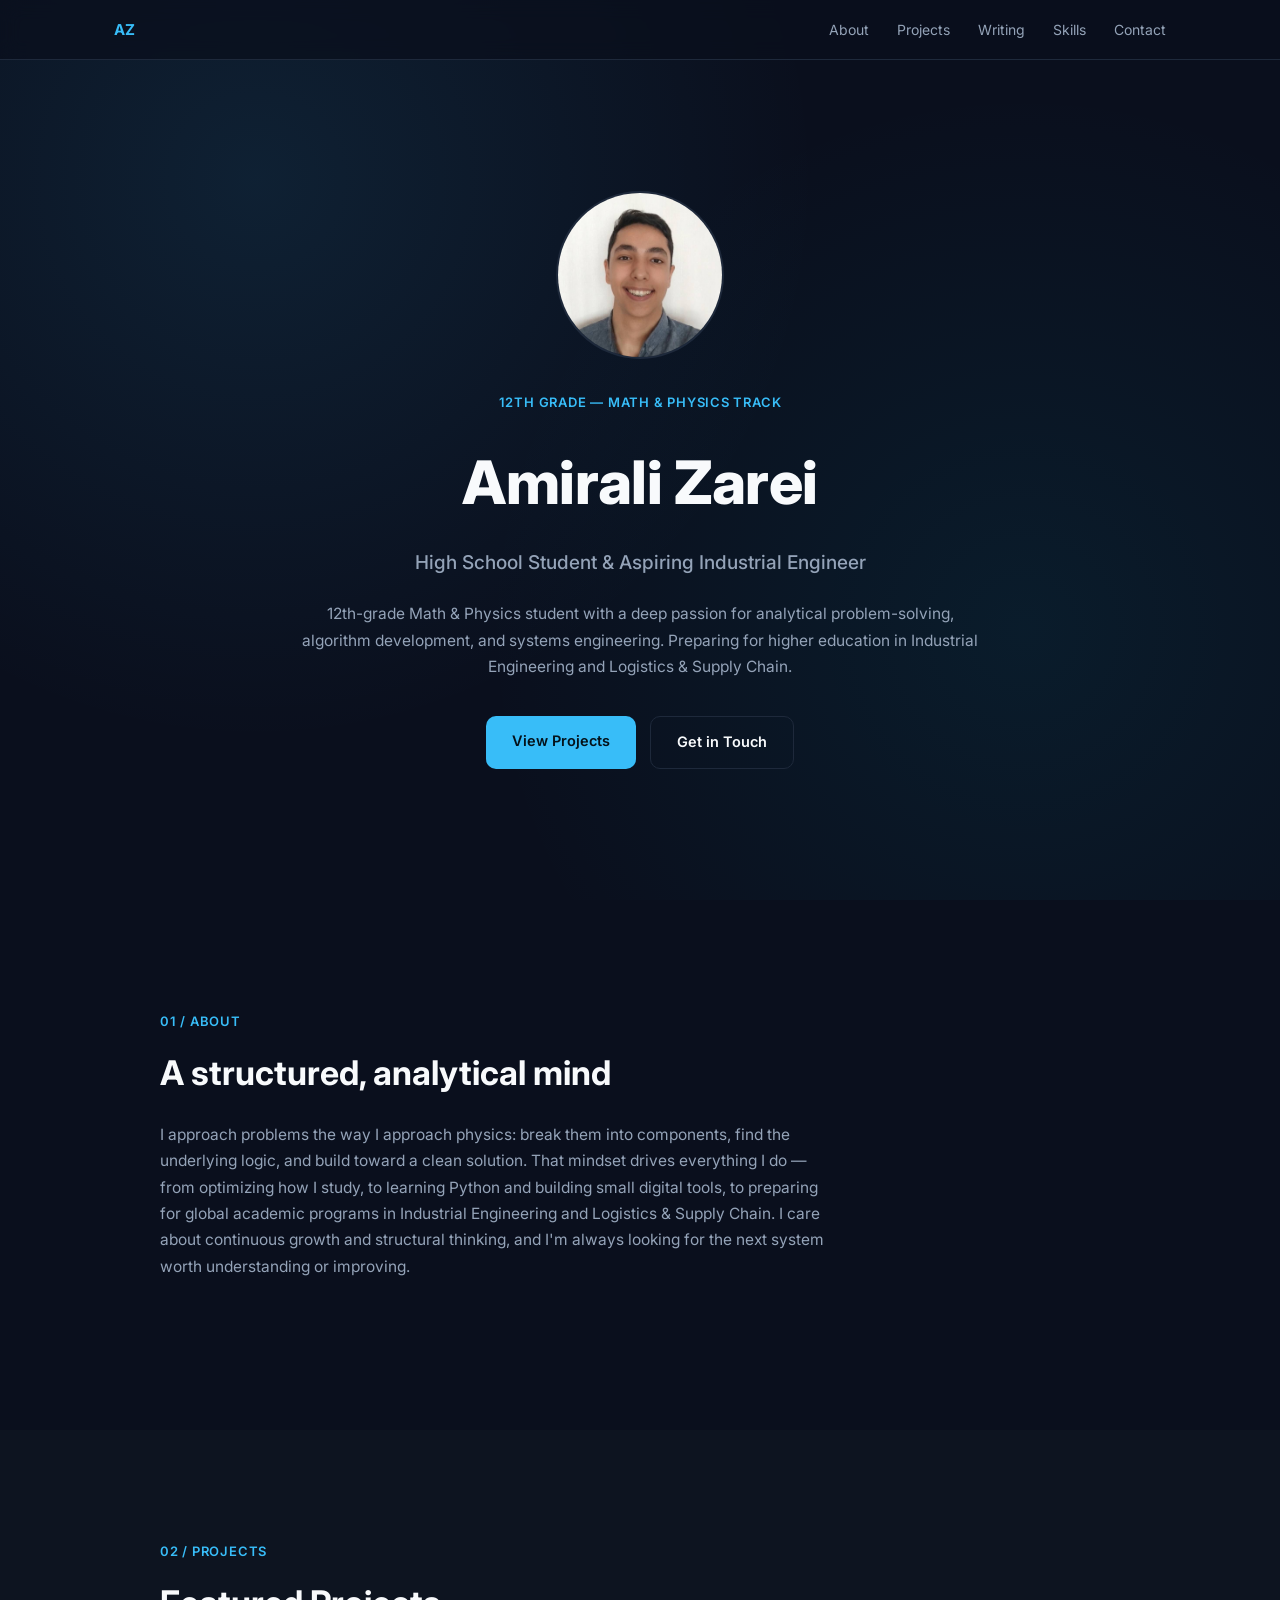
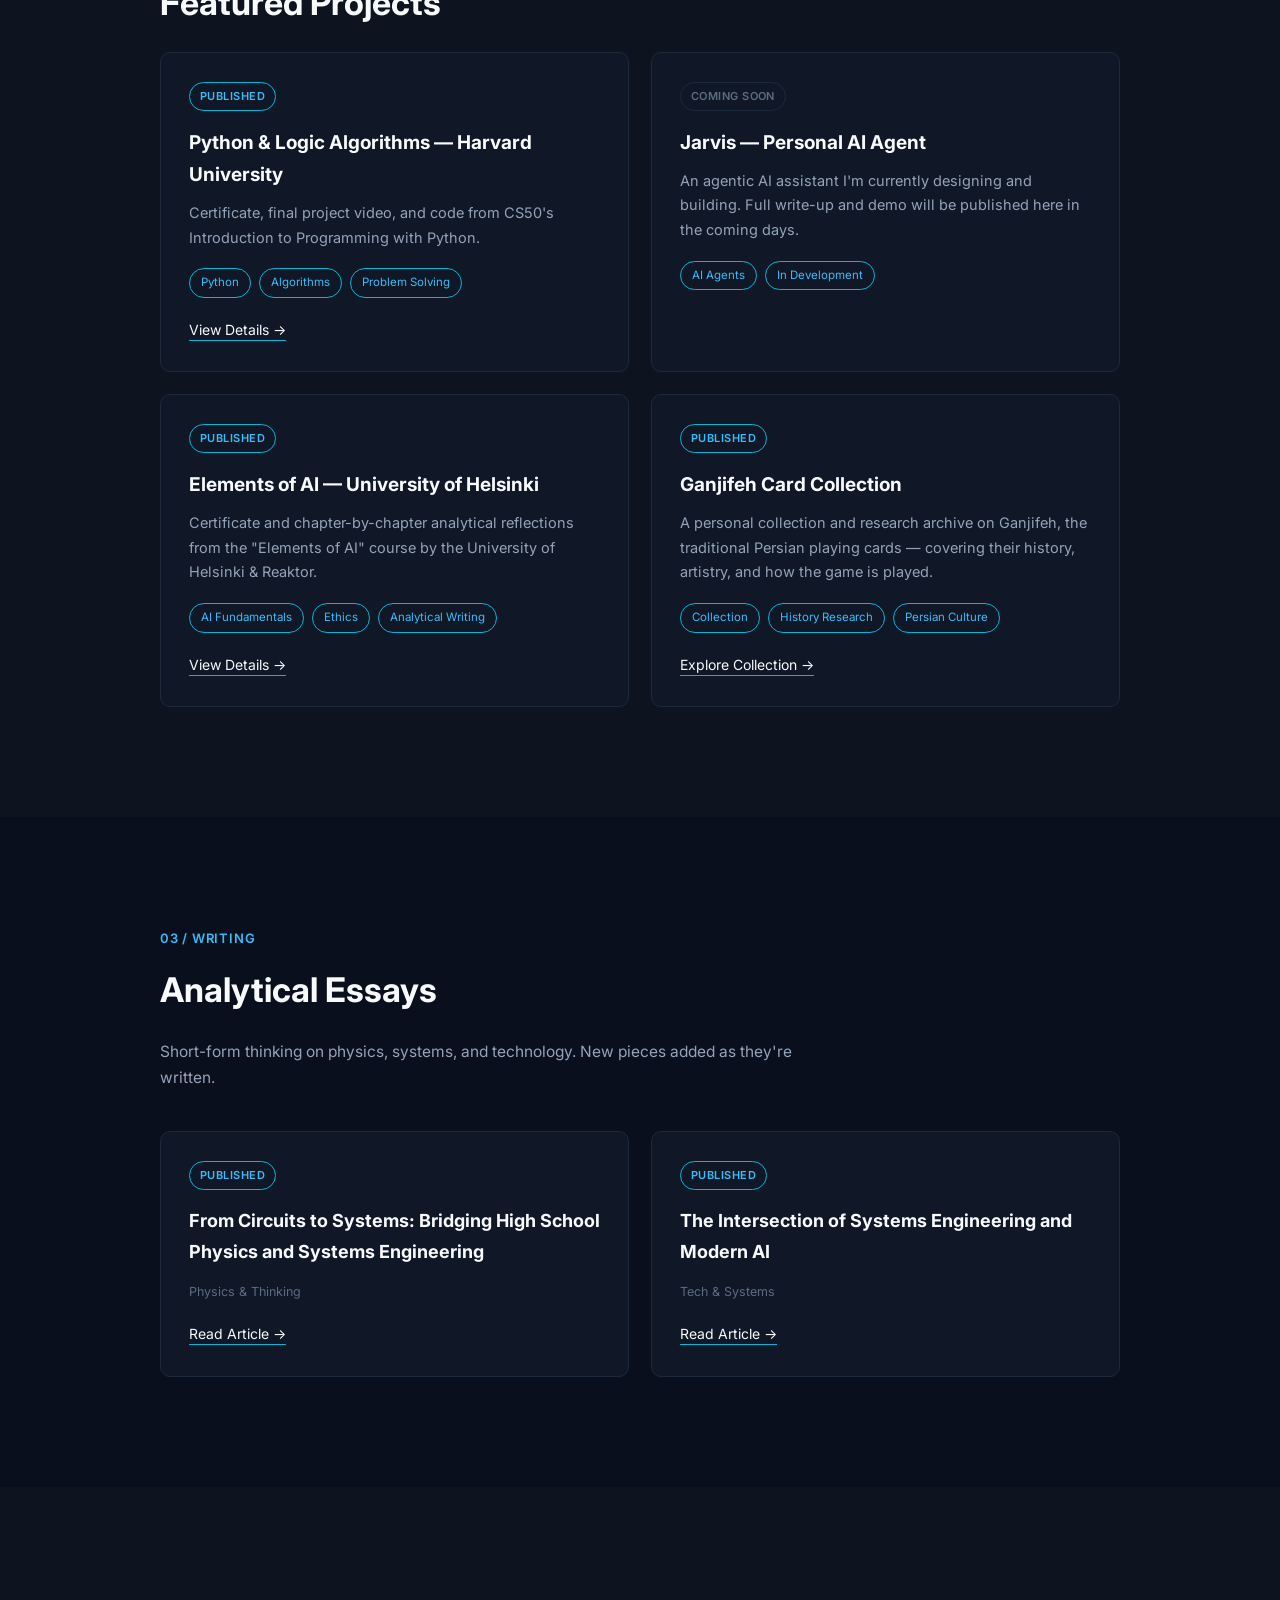
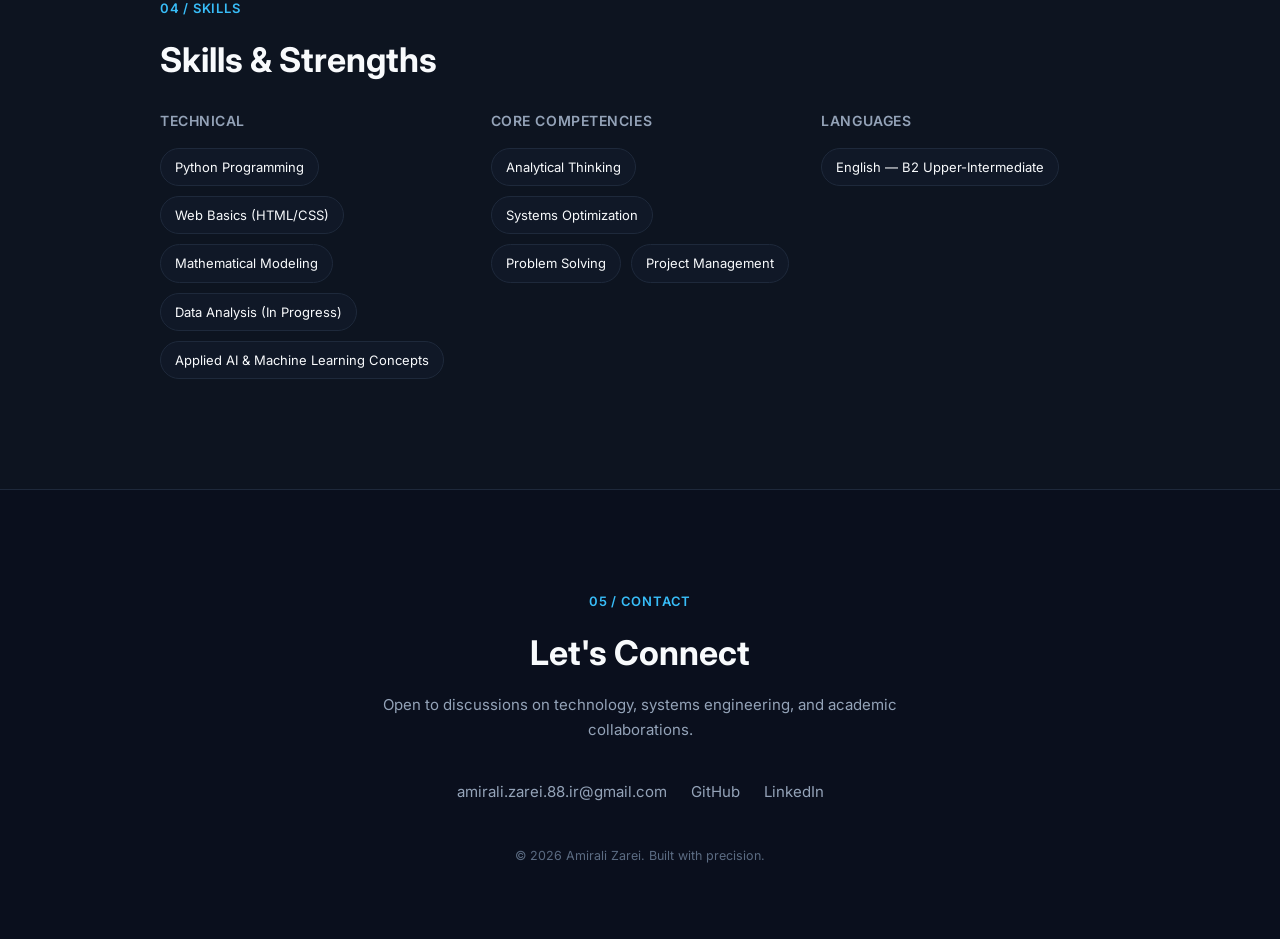
<file: index.html>
<!DOCTYPE html>
<html lang="en">
<head>
<meta charset="UTF-8">
<meta name="viewport" content="width=device-width, initial-scale=1.0">
<title>Amirali Zarei — Portfolio</title>
<meta name="description" content="Amirali Zarei — High School Student & Aspiring Industrial Engineer">
<link rel="preconnect" href="https://fonts.googleapis.com">
<link href="https://fonts.googleapis.com/css2?family=Inter:wght@400;500;600;700;800&display=swap" rel="stylesheet">
<style>
  :root{
    --bg: #0a0f1d;
    --bg-elevated: #0d1420;
    --bg-card: #101827;
    --line: #1e293b;

    --text: #f8fafc;
    --text-dim: #94a3b8;
    --text-faint: #5b6b82;

    --accent: #38bdf8;
    --accent-strong: #06b6d4;

    --font: 'Inter', system-ui, -apple-system, sans-serif;
    --radius: 10px;
  }

  *{ box-sizing: border-box; }
  html{ scroll-behavior: smooth; }

  body{
    margin: 0;
    background: var(--bg);
    color: var(--text);
    font-family: var(--font);
    line-height: 1.7;
    -webkit-font-smoothing: antialiased;
  }

  @media (prefers-reduced-motion: reduce){
    html{ scroll-behavior: auto; }
    *{ animation-duration: 0.01ms !important; transition-duration: 0.01ms !important; }
  }

  a{ color: inherit; text-decoration: none; }
  :focus-visible{ outline: 2px solid var(--accent); outline-offset: 3px; }
  ul{ margin:0; padding:0; list-style:none; }

  /* ===== NAV ===== */
  .nav{
    position: fixed; top:0; left:0; right:0; z-index: 50;
    background: rgba(10,15,29,0.75);
    backdrop-filter: blur(10px);
    border-bottom: 1px solid var(--line);
  }
  .nav-inner{
    max-width: 1100px; margin: 0 auto;
    padding: 16px 24px;
    display: flex; align-items: center; justify-content: space-between;
  }
  .nav-logo{ font-weight: 700; font-size: 15px; letter-spacing: 0.02em; color: var(--accent); }
  .nav-links{ display: flex; gap: 28px; }
  .nav-links a{ font-size: 14px; color: var(--text-dim); transition: color .2s ease; }
  .nav-links a:hover{ color: var(--text); }
  .nav-toggle{ display:none; background:none; border:none; color:var(--text); font-size:22px; cursor:pointer; }

  @media (max-width: 720px){
    .nav-links{
      position: absolute; top: 100%; left:0; right:0;
      background: var(--bg-elevated);
      flex-direction: column; gap: 0;
      border-bottom: 1px solid var(--line);
      max-height: 0; overflow: hidden;
      transition: max-height .3s ease;
    }
    .nav-links.open{ max-height: 320px; }
    .nav-links a{ padding: 14px 24px; border-top: 1px solid var(--line); }
    .nav-toggle{ display: block; }
  }

  /* ===== HERO ===== */
  .hero{
    min-height: 100svh;
    display: flex; align-items: center; justify-content: center;
    padding: 120px 24px 60px;
    position: relative;
    overflow: hidden;
  }
  .hero::before{
    content:"";
    position:absolute; inset:0;
    background:
      radial-gradient(circle at 20% 20%, rgba(56,189,248,0.10), transparent 45%),
      radial-gradient(circle at 80% 70%, rgba(6,182,212,0.08), transparent 45%);
    pointer-events:none;
  }
  .hero-inner{ position:relative; z-index:1; max-width: 680px; text-align:center; }

  /* ===== PHOTO + FORMULA HOVER ===== */
  .photo-wrap{
    position: relative;
    width: 168px; height: 168px;
    margin: 0 auto 32px;
  }
  .photo{
    width: 100%; height: 100%;
    border-radius: 50%;
    object-fit: cover;
    border: 2px solid var(--line);
    display: block;
    transition: border-color .3s ease, transform .3s ease;
  }
  .photo-wrap:hover .photo{
    border-color: var(--accent-strong);
    transform: scale(1.03);
  }
  .formula{
    position: absolute;
    font-size: 13px;
    font-weight: 600;
    color: var(--accent);
    opacity: 0;
    pointer-events: none;
    white-space: nowrap;
    transition: opacity .35s ease, transform .35s ease;
    text-shadow: 0 0 12px rgba(56,189,248,0.5);
  }
  .photo-wrap:hover .formula{ opacity: 1; }

  .f1{ top: -6%;  left: -34%; transition-delay: 0s; }
  .f2{ top: 14%;  right: -40%; transition-delay: .06s; }
  .f3{ bottom: 6%; left: -42%; transition-delay: .12s; }
  .f4{ bottom: -10%; right: -30%; transition-delay: .18s; }
  .f5{ top: 46%; left: -50%; transition-delay: .24s; }
  .f6{ top: 46%; right: -34%; transition-delay: .3s; }

  .photo-wrap:hover .f1{ transform: translateY(-8px); }
  .photo-wrap:hover .f2{ transform: translateY(-6px); }
  .photo-wrap:hover .f3{ transform: translateY(8px); }
  .photo-wrap:hover .f4{ transform: translateY(6px); }
  .photo-wrap:hover .f5{ transform: translateX(-6px); }
  .photo-wrap:hover .f6{ transform: translateX(6px); }

  @media (max-width: 480px){
    .formula{ display: none; }
  }
  .eyebrow{
    font-size: 13px; font-weight: 600; letter-spacing: 0.06em;
    color: var(--accent); text-transform: uppercase; margin: 0 0 18px;
  }
  .hero h1{
    font-size: clamp(36px, 6.5vw, 60px);
    font-weight: 800; margin: 0 0 14px; letter-spacing: -0.01em;
  }
  .hero .headline{ font-size: 19px; color: var(--text-dim); font-weight: 500; margin: 0 0 22px; }
  .hero .bio{ font-size: 15.5px; color: var(--text-dim); margin: 0 0 36px; }

  .btn{
    display: inline-block; padding: 13px 26px; border-radius: var(--radius);
    font-size: 14.5px; font-weight: 600; transition: transform .2s ease, background .2s ease, border-color .2s ease;
  }
  .btn-primary{ background: var(--accent); color: #04121a; }
  .btn-primary:hover{ transform: translateY(-2px); background: #5fd0fc; }
  .btn-ghost{ border: 1px solid var(--line); color: var(--text); }
  .btn-ghost:hover{ border-color: var(--accent-strong); transform: translateY(-2px); }
  .hero-cta{ display:flex; gap:14px; justify-content:center; flex-wrap:wrap; }

  /* ===== SECTIONS ===== */
  .section{ padding: 110px 24px; }
  .section-alt{ background: var(--bg-elevated); }
  .section-inner{ max-width: 960px; margin: 0 auto; }
  .section-label{ font-size: 13px; font-weight: 600; color: var(--accent); letter-spacing: 0.06em; text-transform: uppercase; margin: 0 0 12px; }
  .section-title{ font-size: clamp(26px, 4vw, 34px); font-weight: 700; margin: 0 0 20px; }
  .section-text{ color: var(--text-dim); font-size: 15.5px; max-width: 680px; margin: 0 0 40px; }

  /* ===== PROJECTS ===== */
  .grid-2{ display: grid; grid-template-columns: repeat(2, 1fr); gap: 22px; }
  @media (max-width: 720px){ .grid-2{ grid-template-columns: 1fr; } }

  .card{
    background: var(--bg-card); border: 1px solid var(--line); border-radius: var(--radius);
    padding: 28px; transition: border-color .25s ease, transform .25s ease;
  }
  .card:hover{ border-color: var(--accent-strong); transform: translateY(-3px); }
  .card h3{ font-size: 19px; margin: 0 0 10px; }
  .card p{ color: var(--text-dim); font-size: 14.5px; margin: 0 0 18px; }
  .tags{ display:flex; flex-wrap:wrap; gap:8px; margin-bottom: 18px; }
  .tag{ font-size: 11.5px; color: var(--accent); border: 1px solid var(--accent-strong); border-radius: 100px; padding: 4px 11px; }
  .card-link{ font-size: 14px; border-bottom: 1px solid var(--accent-strong); padding-bottom: 2px; transition: color .2s ease, border-color .2s ease; }
  .card-link:hover{ color: var(--accent); border-color: var(--accent); }

  /* ===== WRITING ===== */
  .writing-card{
    background: var(--bg-card); border: 1px solid var(--line); border-radius: var(--radius);
    padding: 28px; position: relative;
  }
  .status{
    font-size: 11px; font-weight: 600; letter-spacing: 0.04em; text-transform: uppercase;
    color: var(--text-faint); border: 1px solid var(--line); border-radius: 100px;
    padding: 4px 10px; display: inline-block; margin-bottom: 16px;
  }
  .status-published{ color: var(--accent); border-color: var(--accent-strong); }
  .writing-card h3{ font-size: 18px; margin: 0 0 10px; }
  .writing-tag{ font-size: 12.5px; color: var(--text-faint); }

  /* ===== SKILLS ===== */
  .skills-grid{ display:grid; grid-template-columns: repeat(3,1fr); gap: 32px; }
  @media (max-width: 820px){ .skills-grid{ grid-template-columns: 1fr; } }
  .skill-group h3{ font-size: 14px; color: var(--text-dim); font-weight: 600; margin: 0 0 16px; text-transform: uppercase; letter-spacing: .04em; }
  .chips{ display:flex; flex-wrap:wrap; gap:10px; }
  .chip{ font-size: 13px; background: var(--bg-card); border: 1px solid var(--line); border-radius: 100px; padding: 7px 14px; }

  /* ===== FOOTER ===== */
  .footer{ padding: 100px 24px 60px; text-align:center; border-top: 1px solid var(--line); }
  .footer-inner{ max-width: 600px; margin: 0 auto; }
  .footer .section-title{ margin-bottom: 10px; }
  .footer-subtitle{ color: var(--text-dim); font-size: 15px; margin: 0 0 36px; }
  .contact-links{ display:flex; justify-content:center; gap:24px; flex-wrap:wrap; margin-bottom: 40px; }
  .contact-links a{ font-size: 15px; color: var(--text-dim); border-bottom: 1px solid transparent; transition: color .2s ease, border-color .2s ease; }
  .contact-links a:hover{ color: var(--accent); border-color: var(--accent); }
  .footer-note{ font-size: 12.5px; color: var(--text-faint); }

  /* ===== REVEAL ===== */
  .reveal{ opacity:0; transform: translateY(18px); transition: opacity .7s ease, transform .7s ease; }
  .reveal.is-visible{ opacity:1; transform: translateY(0); }
</style>
</head>
<body>

<nav class="nav">
  <div class="nav-inner">
    <a href="#top" class="nav-logo">AZ</a>
    <button class="nav-toggle" id="navToggle" aria-label="Toggle menu">☰</button>
    <ul class="nav-links" id="navLinks">
      <li><a href="#about">About</a></li>
      <li><a href="#projects">Projects</a></li>
      <li><a href="#writing">Writing</a></li>
      <li><a href="#skills">Skills</a></li>
      <li><a href="#contact">Contact</a></li>
    </ul>
  </div>
</nav>

<header class="hero" id="top">
  <div class="hero-inner reveal">
    <div class="photo-wrap">
      <img class="photo" src="profile.jpg" alt="Amirali Zarei">
      <span class="formula f1">E = mc²</span>
      <span class="formula f2">F = ma</span>
      <span class="formula f3">v = u + at</span>
      <span class="formula f4">λ = h / p</span>
      <span class="formula f5">∮E·dA = Q/ε₀</span>
      <span class="formula f6">ψ(x,t)</span>
    </div>
    <p class="eyebrow">12th Grade — Math & Physics Track</p>
    <h1>Amirali Zarei</h1>
    <p class="headline">High School Student & Aspiring Industrial Engineer</p>
    <p class="bio">12th-grade Math &amp; Physics student with a deep passion for analytical problem-solving, algorithm development, and systems engineering. Preparing for higher education in Industrial Engineering and Logistics &amp; Supply Chain.</p>
    <div class="hero-cta">
      <a href="#projects" class="btn btn-primary">View Projects</a>
      <a href="mailto:amirali.zarei.88.ir@gmail.com" class="btn btn-ghost">Get in Touch</a>
    </div>
  </div>
</header>

<main>

  <section class="section" id="about">
    <div class="section-inner">
      <p class="section-label">01 / About</p>
      <h2 class="section-title">A structured, analytical mind</h2>
      <p class="section-text">
        I approach problems the way I approach physics: break them into components, find the underlying logic, and build toward a clean solution. That mindset drives everything I do — from optimizing how I study, to learning Python and building small digital tools, to preparing for global academic programs in Industrial Engineering and Logistics &amp; Supply Chain. I care about continuous growth and structural thinking, and I'm always looking for the next system worth understanding or improving.
      </p>
    </div>
  </section>

  <section class="section section-alt" id="projects">
    <div class="section-inner">
      <p class="section-label">02 / Projects</p>
      <h2 class="section-title">Featured Projects</h2>

      <div class="grid-2">
        <article class="card reveal">
          <span class="status status-published">Published</span>
          <h3>Python & Logic Algorithms — Harvard University</h3>
          <p>Certificate, final project video, and code from CS50's Introduction to Programming with Python.</p>
          <div class="tags">
            <span class="tag">Python</span>
            <span class="tag">Algorithms</span>
            <span class="tag">Problem Solving</span>
          </div>
          <a href="projects/python-cs50.html" class="card-link">View Details →</a>
        </article>

        <article class="card reveal">
          <span class="status">Coming Soon</span>
          <h3>Jarvis — Personal AI Agent</h3>
          <p>An agentic AI assistant I'm currently designing and building. Full write-up and demo will be published here in the coming days.</p>
          <div class="tags">
            <span class="tag">AI Agents</span>
            <span class="tag">In Development</span>
          </div>
        </article>

        <article class="card reveal">
          <span class="status status-published">Published</span>
          <h3>Elements of AI — University of Helsinki</h3>
          <p>Certificate and chapter-by-chapter analytical reflections from the "Elements of AI" course by the University of Helsinki &amp; Reaktor.</p>
          <div class="tags">
            <span class="tag">AI Fundamentals</span>
            <span class="tag">Ethics</span>
            <span class="tag">Analytical Writing</span>
          </div>
          <a href="projects/elements-of-ai.html" class="card-link">View Details →</a>
        </article>

        <article class="card reveal">
          <span class="status status-published">Published</span>
          <h3>Ganjifeh Card Collection</h3>
          <p>A personal collection and research archive on Ganjifeh, the traditional Persian playing cards — covering their history, artistry, and how the game is played.</p>
          <div class="tags">
            <span class="tag">Collection</span>
            <span class="tag">History Research</span>
            <span class="tag">Persian Culture</span>
          </div>
          <a href="https://amiralicollection.wordpress.com/" class="card-link" target="_blank" rel="noopener">Explore Collection →</a>
        </article>
      </div>
    </div>
  </section>

  <section class="section" id="writing">
    <div class="section-inner">
      <p class="section-label">03 / Writing</p>
      <h2 class="section-title">Analytical Essays</h2>
      <p class="section-text">Short-form thinking on physics, systems, and technology. New pieces added as they're written.</p>

      <div class="grid-2">
        <article class="writing-card reveal">
          <span class="status status-published">Published</span>
          <h3>From Circuits to Systems: Bridging High School Physics and Systems Engineering</h3>
          <span class="writing-tag">Physics &amp; Thinking</span>
          <div style="margin-top:16px;">
            <a href="essays/circuits-to-systems.html" class="card-link">Read Article →</a>
          </div>
        </article>

        <article class="writing-card reveal">
          <span class="status status-published">Published</span>
          <h3>The Intersection of Systems Engineering and Modern AI</h3>
          <span class="writing-tag">Tech &amp; Systems</span>
          <div style="margin-top:16px;">
            <a href="essays/ai-systems-intersection.html" class="card-link">Read Article →</a>
          </div>
        </article>
      </div>
    </div>
  </section>

  <section class="section section-alt" id="skills">
    <div class="section-inner">
      <p class="section-label">04 / Skills</p>
      <h2 class="section-title">Skills & Strengths</h2>

      <div class="skills-grid">
        <div class="skill-group reveal">
          <h3>Technical</h3>
          <div class="chips">
            <span class="chip">Python Programming</span>
            <span class="chip">Web Basics (HTML/CSS)</span>
            <span class="chip">Mathematical Modeling</span>
            <span class="chip">Data Analysis (In Progress)</span>
            <span class="chip">Applied AI &amp; Machine Learning Concepts</span>
          </div>
        </div>
        <div class="skill-group reveal">
          <h3>Core Competencies</h3>
          <div class="chips">
            <span class="chip">Analytical Thinking</span>
            <span class="chip">Systems Optimization</span>
            <span class="chip">Problem Solving</span>
            <span class="chip">Project Management</span>
          </div>
        </div>
        <div class="skill-group reveal">
          <h3>Languages</h3>
          <div class="chips">
            <span class="chip">English — B2 Upper-Intermediate</span>
          </div>
        </div>
      </div>
    </div>
  </section>

</main>

<footer class="footer" id="contact">
  <div class="footer-inner reveal">
    <p class="section-label">05 / Contact</p>
    <h2 class="section-title">Let's Connect</h2>
    <p class="footer-subtitle">Open to discussions on technology, systems engineering, and academic collaborations.</p>
    <div class="contact-links">
      <a href="mailto:amirali.zarei.88.ir@gmail.com">amirali.zarei.88.ir@gmail.com</a>
      <a href="https://github.com/amiralizarei88" target="_blank" rel="noopener">GitHub</a>
      <a href="#" target="_blank" rel="noopener">LinkedIn</a>
    </div>
    <p class="footer-note">© 2026 Amirali Zarei. Built with precision.</p>
  </div>
</footer>

<script>
  // mobile nav toggle
  const navToggle = document.getElementById('navToggle');
  const navLinks = document.getElementById('navLinks');
  navToggle.addEventListener('click', () => navLinks.classList.toggle('open'));
  navLinks.querySelectorAll('a').forEach(a => a.addEventListener('click', () => navLinks.classList.remove('open')));

  // scroll reveal
  const revealEls = document.querySelectorAll('.reveal');
  if ('IntersectionObserver' in window) {
    const observer = new IntersectionObserver((entries) => {
      entries.forEach((entry) => {
        if (entry.isIntersecting) {
          entry.target.classList.add('is-visible');
          observer.unobserve(entry.target);
        }
      });
    }, { threshold: 0.15, rootMargin: '0px 0px -40px 0px' });
    revealEls.forEach((el) => observer.observe(el));
  } else {
    revealEls.forEach((el) => el.classList.add('is-visible'));
  }
</script>
</body>
</html>
</file>
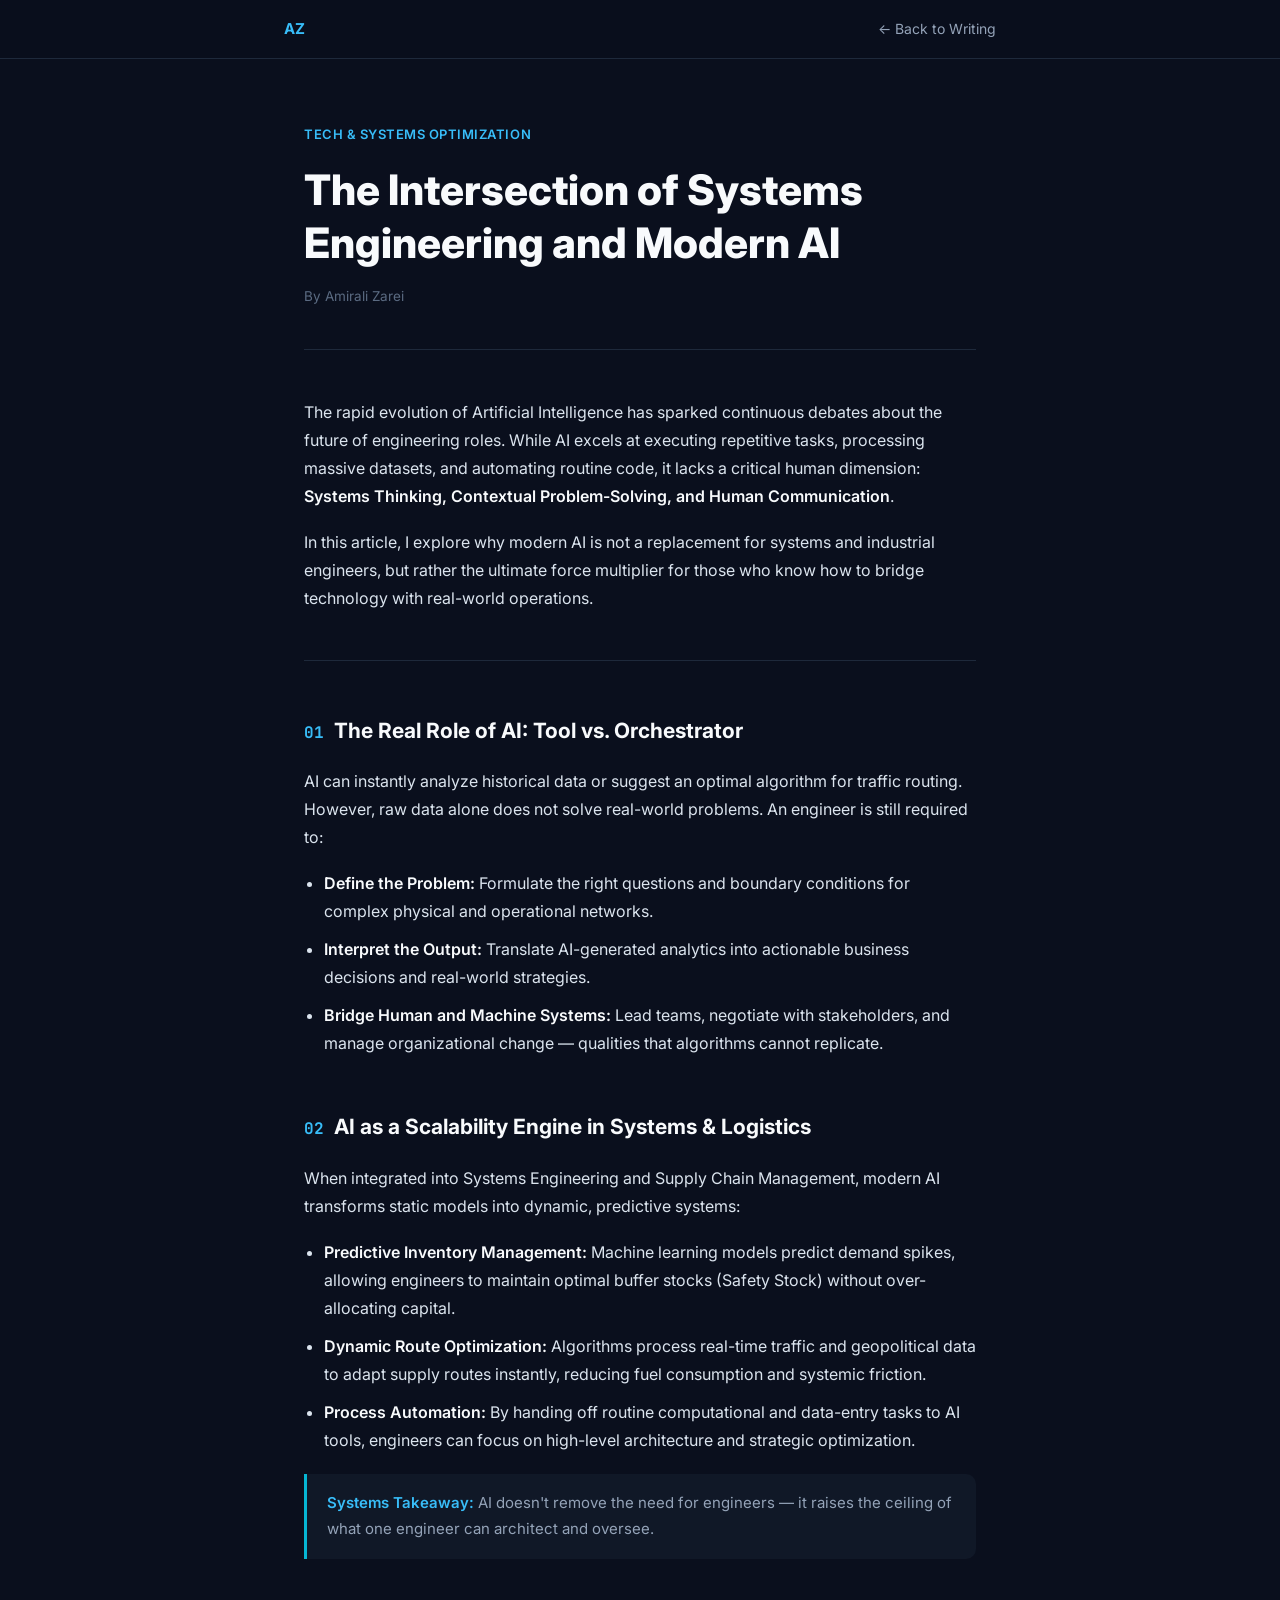
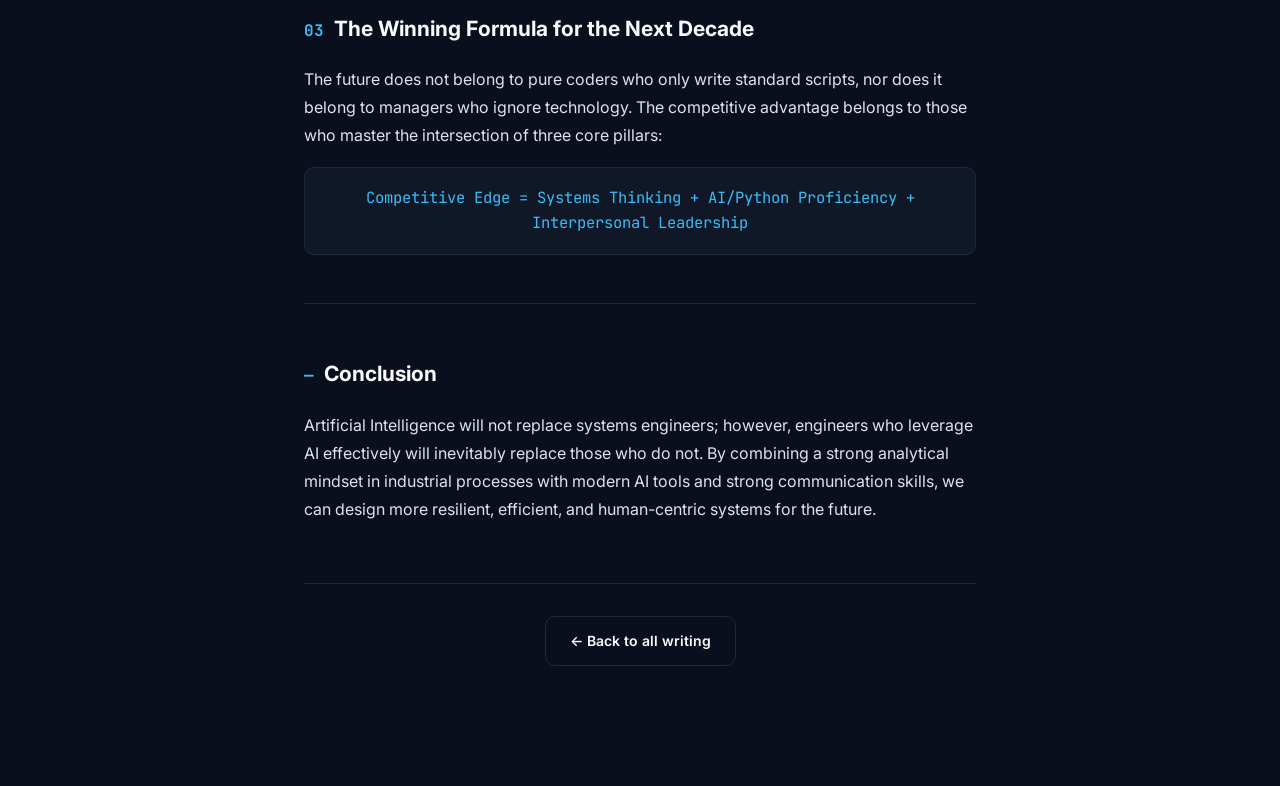
<file: ai-systems-intersection.html>
<!DOCTYPE html>
<html lang="en">
<head>
<meta charset="UTF-8">
<meta name="viewport" content="width=device-width, initial-scale=1.0">
<title>The Intersection of Systems Engineering and Modern AI — Amirali Zarei</title>
<meta name="description" content="Why modern AI is a force multiplier, not a replacement, for systems engineers — an essay by Amirali Zarei">
<link rel="preconnect" href="https://fonts.googleapis.com">
<link href="https://fonts.googleapis.com/css2?family=Inter:wght@400;500;600;700;800&family=JetBrains+Mono:wght@500;600&display=swap" rel="stylesheet">
<style>
  :root{
    --bg: #0a0f1d;
    --bg-elevated: #0d1420;
    --bg-card: #101827;
    --line: #1e293b;

    --text: #f8fafc;
    --text-dim: #94a3b8;
    --text-faint: #5b6b82;

    --accent: #38bdf8;
    --accent-strong: #06b6d4;

    --font: 'Inter', system-ui, -apple-system, sans-serif;
    --font-mono: 'JetBrains Mono', monospace;
    --radius: 10px;
  }

  *{ box-sizing: border-box; }
  html{ scroll-behavior: smooth; }
  body{
    margin: 0;
    background: var(--bg);
    color: var(--text);
    font-family: var(--font);
    line-height: 1.75;
    -webkit-font-smoothing: antialiased;
  }
  a{ color: inherit; text-decoration: none; }
  :focus-visible{ outline: 2px solid var(--accent); outline-offset: 3px; }

  /* ===== NAV ===== */
  .nav{
    position: sticky; top:0; z-index: 50;
    background: rgba(10,15,29,0.85);
    backdrop-filter: blur(10px);
    border-bottom: 1px solid var(--line);
  }
  .nav-inner{
    max-width: 760px; margin: 0 auto;
    padding: 16px 24px;
    display: flex; align-items: center; justify-content: space-between;
  }
  .nav-logo{ font-weight: 700; font-size: 15px; color: var(--accent); }
  .back-link{ font-size: 14px; color: var(--text-dim); transition: color .2s ease; }
  .back-link:hover{ color: var(--text); }

  /* ===== ARTICLE ===== */
  .article-wrap{ max-width: 720px; margin: 0 auto; padding: 64px 24px 120px; }

  .article-meta{
    font-size: 13px; font-weight: 600; letter-spacing: 0.04em; text-transform: uppercase;
    color: var(--accent); margin: 0 0 18px;
  }
  .article-title{
    font-size: clamp(28px, 5vw, 42px);
    font-weight: 800; line-height: 1.25; margin: 0 0 16px;
  }
  .article-sub{ font-size: 15.5px; color: var(--text-dim); margin: 0 0 12px; }
  .article-byline{ font-size: 13.5px; color: var(--text-faint); margin: 0 0 48px; padding-bottom: 40px; border-bottom: 1px solid var(--line); }

  .article-body h2{
    font-size: 21px; font-weight: 700; margin: 52px 0 18px;
    display: flex; align-items: baseline; gap: 10px;
  }
  .article-body h2 .num{ color: var(--accent); font-family: var(--font-mono); font-size: 16px; }
  .article-body p{ font-size: 16px; color: #dbe4ee; margin: 0 0 18px; }
  .article-body ul{ margin: 0 0 18px; padding-inline-start: 20px; }
  .article-body li{ font-size: 16px; color: #dbe4ee; margin-bottom: 10px; }
  .article-body strong{ color: var(--text); font-weight: 600; }

  .formula-block{
    font-family: var(--font-mono);
    font-size: 15.5px;
    color: var(--accent);
    background: var(--bg-card);
    border: 1px solid var(--line);
    border-radius: var(--radius);
    padding: 18px 20px;
    margin: 0 0 22px;
    text-align: center;
    line-height: 1.6;
  }

  .takeaway{
    border-inline-start: 3px solid var(--accent-strong);
    background: var(--bg-card);
    border-radius: 0 var(--radius) var(--radius) 0;
    padding: 16px 20px;
    margin: 20px 0;
    font-size: 15px;
    color: var(--text-dim);
  }
  .takeaway strong{ color: var(--accent); }

  hr.divider{
    border: none; border-top: 1px solid var(--line);
    margin: 48px 0;
  }

  .article-footer{
    margin-top: 60px; padding-top: 32px; border-top: 1px solid var(--line);
    text-align: center;
  }
  .btn{
    display: inline-block; padding: 12px 24px; border-radius: var(--radius);
    font-size: 14px; font-weight: 600; border: 1px solid var(--line);
    transition: border-color .2s ease, transform .2s ease;
  }
  .btn:hover{ border-color: var(--accent-strong); transform: translateY(-2px); }
</style>
</head>
<body>

<nav class="nav">
  <div class="nav-inner">
    <a href="../index.html" class="nav-logo">AZ</a>
    <a href="../index.html#writing" class="back-link">← Back to Writing</a>
  </div>
</nav>

<article class="article-wrap">
  <p class="article-meta">Tech &amp; Systems Optimization</p>
  <h1 class="article-title">The Intersection of Systems Engineering and Modern AI</h1>
  <p class="article-byline">By Amirali Zarei</p>

  <div class="article-body">
    <p>The rapid evolution of Artificial Intelligence has sparked continuous debates about the future of engineering roles. While AI excels at executing repetitive tasks, processing massive datasets, and automating routine code, it lacks a critical human dimension: <strong>Systems Thinking, Contextual Problem-Solving, and Human Communication</strong>.</p>
    <p>In this article, I explore why modern AI is not a replacement for systems and industrial engineers, but rather the ultimate force multiplier for those who know how to bridge technology with real-world operations.</p>

    <hr class="divider">

    <h2><span class="num">01</span> The Real Role of AI: Tool vs. Orchestrator</h2>
    <p>AI can instantly analyze historical data or suggest an optimal algorithm for traffic routing. However, raw data alone does not solve real-world problems. An engineer is still required to:</p>
    <ul>
      <li><strong>Define the Problem:</strong> Formulate the right questions and boundary conditions for complex physical and operational networks.</li>
      <li><strong>Interpret the Output:</strong> Translate AI-generated analytics into actionable business decisions and real-world strategies.</li>
      <li><strong>Bridge Human and Machine Systems:</strong> Lead teams, negotiate with stakeholders, and manage organizational change — qualities that algorithms cannot replicate.</li>
    </ul>

    <h2><span class="num">02</span> AI as a Scalability Engine in Systems &amp; Logistics</h2>
    <p>When integrated into Systems Engineering and Supply Chain Management, modern AI transforms static models into dynamic, predictive systems:</p>
    <ul>
      <li><strong>Predictive Inventory Management:</strong> Machine learning models predict demand spikes, allowing engineers to maintain optimal buffer stocks (Safety Stock) without over-allocating capital.</li>
      <li><strong>Dynamic Route Optimization:</strong> Algorithms process real-time traffic and geopolitical data to adapt supply routes instantly, reducing fuel consumption and systemic friction.</li>
      <li><strong>Process Automation:</strong> By handing off routine computational and data-entry tasks to AI tools, engineers can focus on high-level architecture and strategic optimization.</li>
    </ul>
    <div class="takeaway"><strong>Systems Takeaway:</strong> AI doesn't remove the need for engineers — it raises the ceiling of what one engineer can architect and oversee.</div>

    <h2><span class="num">03</span> The Winning Formula for the Next Decade</h2>
    <p>The future does not belong to pure coders who only write standard scripts, nor does it belong to managers who ignore technology. The competitive advantage belongs to those who master the intersection of three core pillars:</p>
    <div class="formula-block">Competitive Edge = Systems Thinking + AI/Python Proficiency + Interpersonal Leadership</div>

    <hr class="divider">

    <h2><span class="num">—</span> Conclusion</h2>
    <p>Artificial Intelligence will not replace systems engineers; however, engineers who leverage AI effectively will inevitably replace those who do not. By combining a strong analytical mindset in industrial processes with modern AI tools and strong communication skills, we can design more resilient, efficient, and human-centric systems for the future.</p>
  </div>

  <div class="article-footer">
    <a href="../index.html#writing" class="btn">← Back to all writing</a>
  </div>
</article>

</body>
</html>
</file>
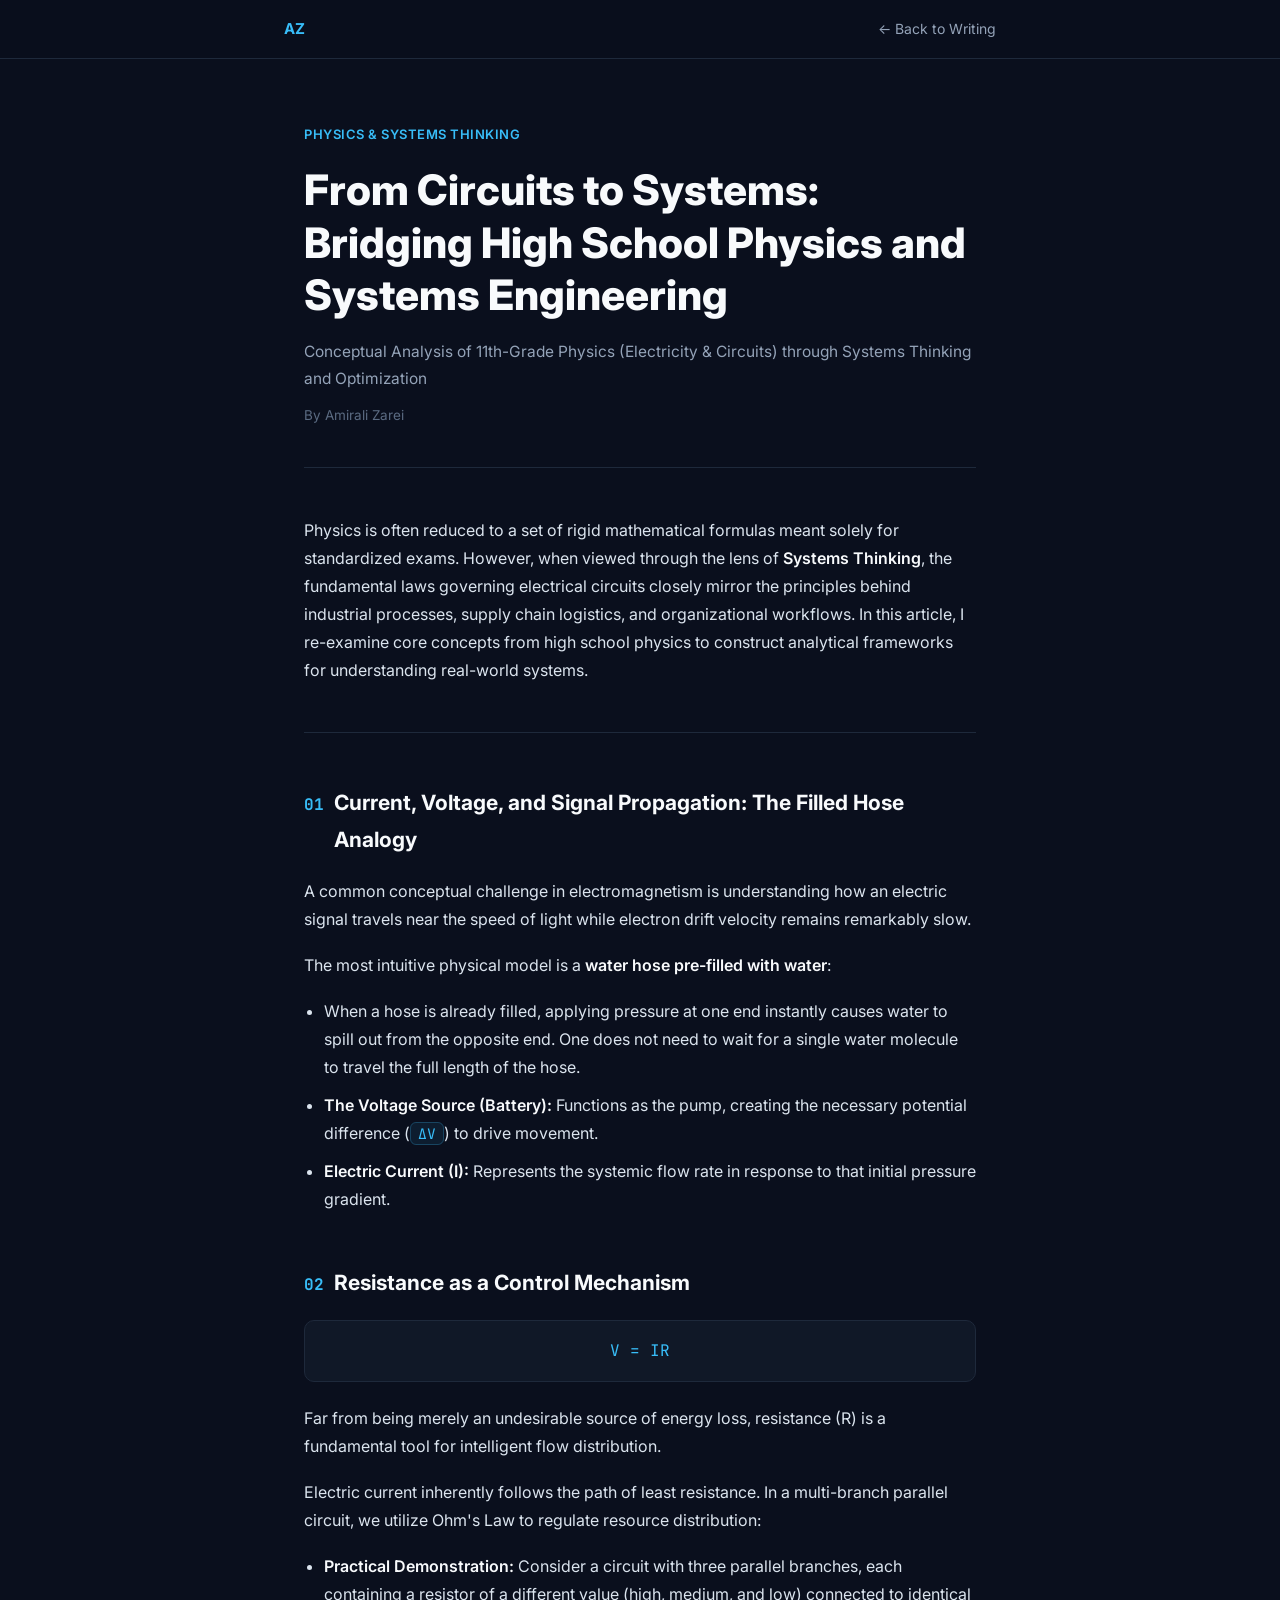
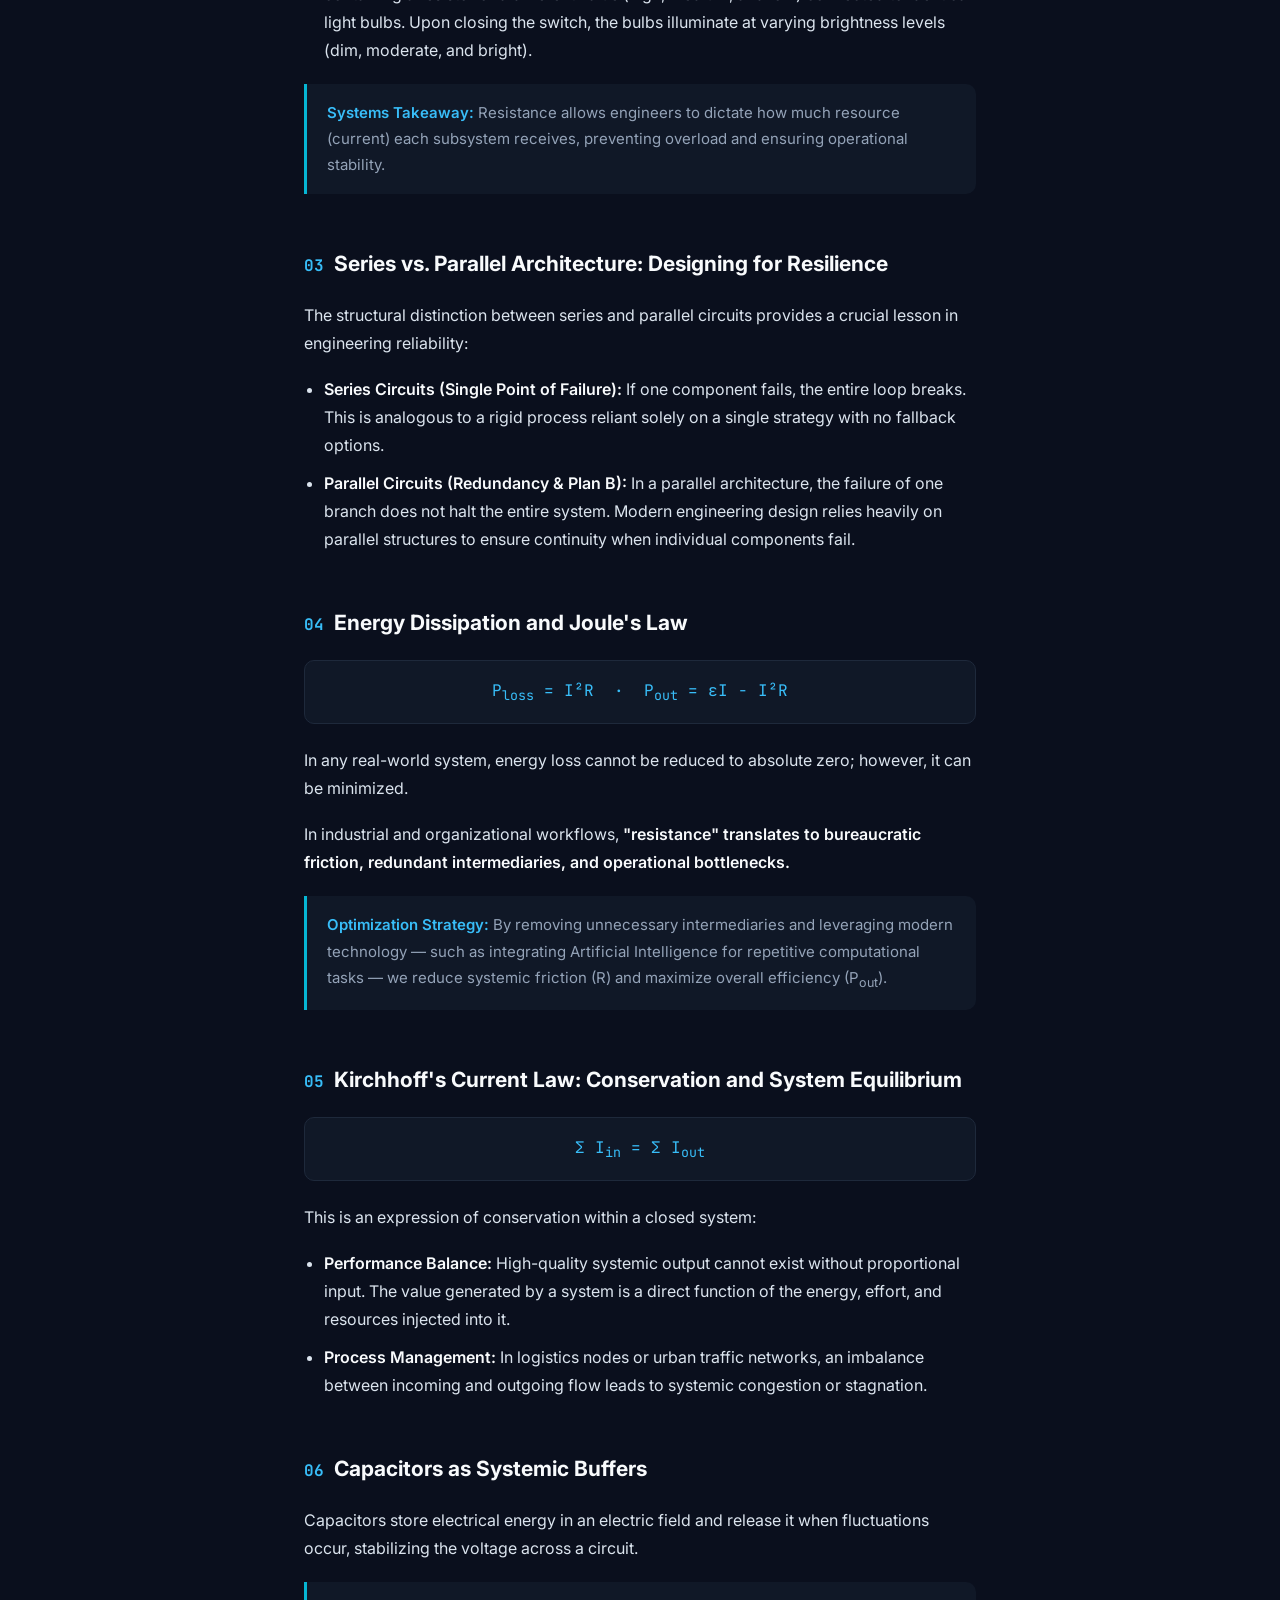
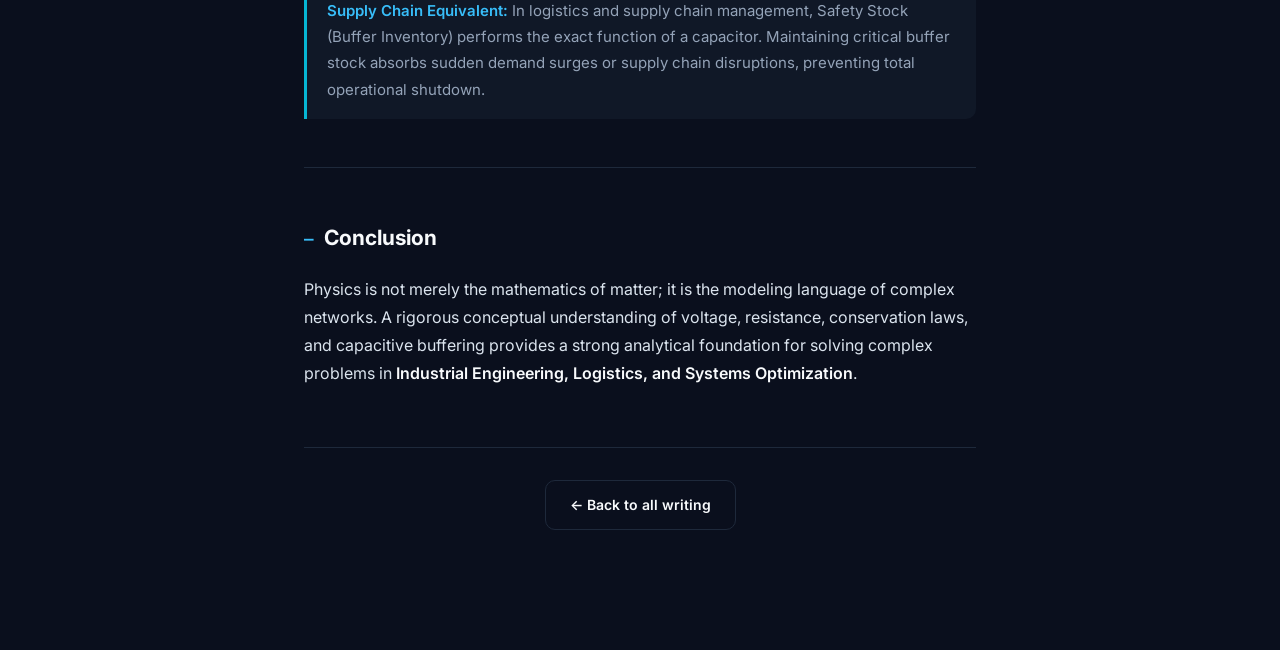
<file: circuits-to-systems.html>
<!DOCTYPE html>
<html lang="en">
<head>
<meta charset="UTF-8">
<meta name="viewport" content="width=device-width, initial-scale=1.0">
<title>From Circuits to Systems — Amirali Zarei</title>
<meta name="description" content="Bridging high school physics and systems engineering — an essay by Amirali Zarei">
<link rel="preconnect" href="https://fonts.googleapis.com">
<link href="https://fonts.googleapis.com/css2?family=Inter:wght@400;500;600;700;800&family=JetBrains+Mono:wght@500;600&display=swap" rel="stylesheet">
<style>
  :root{
    --bg: #0a0f1d;
    --bg-elevated: #0d1420;
    --bg-card: #101827;
    --line: #1e293b;

    --text: #f8fafc;
    --text-dim: #94a3b8;
    --text-faint: #5b6b82;

    --accent: #38bdf8;
    --accent-strong: #06b6d4;

    --font: 'Inter', system-ui, -apple-system, sans-serif;
    --font-mono: 'JetBrains Mono', monospace;
    --radius: 10px;
  }

  *{ box-sizing: border-box; }
  html{ scroll-behavior: smooth; }
  body{
    margin: 0;
    background: var(--bg);
    color: var(--text);
    font-family: var(--font);
    line-height: 1.75;
    -webkit-font-smoothing: antialiased;
  }
  a{ color: inherit; text-decoration: none; }
  :focus-visible{ outline: 2px solid var(--accent); outline-offset: 3px; }

  /* ===== NAV ===== */
  .nav{
    position: sticky; top:0; z-index: 50;
    background: rgba(10,15,29,0.85);
    backdrop-filter: blur(10px);
    border-bottom: 1px solid var(--line);
  }
  .nav-inner{
    max-width: 760px; margin: 0 auto;
    padding: 16px 24px;
    display: flex; align-items: center; justify-content: space-between;
  }
  .nav-logo{ font-weight: 700; font-size: 15px; color: var(--accent); }
  .back-link{ font-size: 14px; color: var(--text-dim); transition: color .2s ease; }
  .back-link:hover{ color: var(--text); }

  /* ===== ARTICLE ===== */
  .article-wrap{ max-width: 720px; margin: 0 auto; padding: 64px 24px 120px; }

  .article-meta{
    font-size: 13px; font-weight: 600; letter-spacing: 0.04em; text-transform: uppercase;
    color: var(--accent); margin: 0 0 18px;
  }
  .article-title{
    font-size: clamp(28px, 5vw, 42px);
    font-weight: 800; line-height: 1.25; margin: 0 0 16px;
  }
  .article-sub{ font-size: 15.5px; color: var(--text-dim); margin: 0 0 12px; }
  .article-byline{ font-size: 13.5px; color: var(--text-faint); margin: 0 0 48px; padding-bottom: 40px; border-bottom: 1px solid var(--line); }

  .article-body h2{
    font-size: 21px; font-weight: 700; margin: 52px 0 18px;
    display: flex; align-items: baseline; gap: 10px;
  }
  .article-body h2 .num{ color: var(--accent); font-family: var(--font-mono); font-size: 16px; }
  .article-body p{ font-size: 16px; color: #dbe4ee; margin: 0 0 18px; }
  .article-body ul{ margin: 0 0 18px; padding-inline-start: 20px; }
  .article-body li{ font-size: 16px; color: #dbe4ee; margin-bottom: 10px; }
  .article-body strong{ color: var(--text); font-weight: 600; }

  .formula{
    font-family: var(--font-mono);
    font-size: 14.5px;
    color: var(--accent);
    background: rgba(56,189,248,0.08);
    border: 1px solid rgba(56,189,248,0.25);
    border-radius: 6px;
    padding: 1px 7px;
    white-space: nowrap;
  }

  .formula-block{
    font-family: var(--font-mono);
    font-size: 16px;
    color: var(--accent);
    background: var(--bg-card);
    border: 1px solid var(--line);
    border-radius: var(--radius);
    padding: 16px 20px;
    margin: 0 0 22px;
    text-align: center;
  }

  .takeaway{
    border-inline-start: 3px solid var(--accent-strong);
    background: var(--bg-card);
    border-radius: 0 var(--radius) var(--radius) 0;
    padding: 16px 20px;
    margin: 20px 0;
    font-size: 15px;
    color: var(--text-dim);
  }
  .takeaway strong{ color: var(--accent); }

  hr.divider{
    border: none; border-top: 1px solid var(--line);
    margin: 48px 0;
  }

  .article-footer{
    margin-top: 60px; padding-top: 32px; border-top: 1px solid var(--line);
    text-align: center;
  }
  .btn{
    display: inline-block; padding: 12px 24px; border-radius: var(--radius);
    font-size: 14px; font-weight: 600; border: 1px solid var(--line);
    transition: border-color .2s ease, transform .2s ease;
  }
  .btn:hover{ border-color: var(--accent-strong); transform: translateY(-2px); }
</style>
</head>
<body>

<nav class="nav">
  <div class="nav-inner">
    <a href="../index.html" class="nav-logo">AZ</a>
    <a href="../index.html#writing" class="back-link">← Back to Writing</a>
  </div>
</nav>

<article class="article-wrap">
  <p class="article-meta">Physics &amp; Systems Thinking</p>
  <h1 class="article-title">From Circuits to Systems: Bridging High School Physics and Systems Engineering</h1>
  <p class="article-sub">Conceptual Analysis of 11th-Grade Physics (Electricity &amp; Circuits) through Systems Thinking and Optimization</p>
  <p class="article-byline">By Amirali Zarei</p>

  <div class="article-body">
    <p>Physics is often reduced to a set of rigid mathematical formulas meant solely for standardized exams. However, when viewed through the lens of <strong>Systems Thinking</strong>, the fundamental laws governing electrical circuits closely mirror the principles behind industrial processes, supply chain logistics, and organizational workflows. In this article, I re-examine core concepts from high school physics to construct analytical frameworks for understanding real-world systems.</p>

    <hr class="divider">

    <h2><span class="num">01</span> Current, Voltage, and Signal Propagation: The Filled Hose Analogy</h2>
    <p>A common conceptual challenge in electromagnetism is understanding how an electric signal travels near the speed of light while electron drift velocity remains remarkably slow.</p>
    <p>The most intuitive physical model is a <strong>water hose pre-filled with water</strong>:</p>
    <ul>
      <li>When a hose is already filled, applying pressure at one end instantly causes water to spill out from the opposite end. One does not need to wait for a single water molecule to travel the full length of the hose.</li>
      <li><strong>The Voltage Source (Battery):</strong> Functions as the pump, creating the necessary potential difference (<span class="formula">ΔV</span>) to drive movement.</li>
      <li><strong>Electric Current (I):</strong> Represents the systemic flow rate in response to that initial pressure gradient.</li>
    </ul>

    <h2><span class="num">02</span> Resistance as a Control Mechanism</h2>
    <div class="formula-block">V = IR</div>
    <p>Far from being merely an undesirable source of energy loss, resistance (R) is a fundamental tool for intelligent flow distribution.</p>
    <p>Electric current inherently follows the path of least resistance. In a multi-branch parallel circuit, we utilize Ohm's Law to regulate resource distribution:</p>
    <ul>
      <li><strong>Practical Demonstration:</strong> Consider a circuit with three parallel branches, each containing a resistor of a different value (high, medium, and low) connected to identical light bulbs. Upon closing the switch, the bulbs illuminate at varying brightness levels (dim, moderate, and bright).</li>
    </ul>
    <div class="takeaway"><strong>Systems Takeaway:</strong> Resistance allows engineers to dictate how much resource (current) each subsystem receives, preventing overload and ensuring operational stability.</div>

    <h2><span class="num">03</span> Series vs. Parallel Architecture: Designing for Resilience</h2>
    <p>The structural distinction between series and parallel circuits provides a crucial lesson in engineering reliability:</p>
    <ul>
      <li><strong>Series Circuits (Single Point of Failure):</strong> If one component fails, the entire loop breaks. This is analogous to a rigid process reliant solely on a single strategy with no fallback options.</li>
      <li><strong>Parallel Circuits (Redundancy &amp; Plan B):</strong> In a parallel architecture, the failure of one branch does not halt the entire system. Modern engineering design relies heavily on parallel structures to ensure continuity when individual components fail.</li>
    </ul>

    <h2><span class="num">04</span> Energy Dissipation and Joule's Law</h2>
    <div class="formula-block">P<sub>loss</sub> = I²R &nbsp;·&nbsp; P<sub>out</sub> = εI − I²R</div>
    <p>In any real-world system, energy loss cannot be reduced to absolute zero; however, it can be minimized.</p>
    <p>In industrial and organizational workflows, <strong>"resistance" translates to bureaucratic friction, redundant intermediaries, and operational bottlenecks.</strong></p>
    <div class="takeaway"><strong>Optimization Strategy:</strong> By removing unnecessary intermediaries and leveraging modern technology — such as integrating Artificial Intelligence for repetitive computational tasks — we reduce systemic friction (R) and maximize overall efficiency (P<sub>out</sub>).</div>

    <h2><span class="num">05</span> Kirchhoff's Current Law: Conservation and System Equilibrium</h2>
    <div class="formula-block">Σ I<sub>in</sub> = Σ I<sub>out</sub></div>
    <p>This is an expression of conservation within a closed system:</p>
    <ul>
      <li><strong>Performance Balance:</strong> High-quality systemic output cannot exist without proportional input. The value generated by a system is a direct function of the energy, effort, and resources injected into it.</li>
      <li><strong>Process Management:</strong> In logistics nodes or urban traffic networks, an imbalance between incoming and outgoing flow leads to systemic congestion or stagnation.</li>
    </ul>

    <h2><span class="num">06</span> Capacitors as Systemic Buffers</h2>
    <p>Capacitors store electrical energy in an electric field and release it when fluctuations occur, stabilizing the voltage across a circuit.</p>
    <div class="takeaway"><strong>Supply Chain Equivalent:</strong> In logistics and supply chain management, Safety Stock (Buffer Inventory) performs the exact function of a capacitor. Maintaining critical buffer stock absorbs sudden demand surges or supply chain disruptions, preventing total operational shutdown.</div>

    <hr class="divider">

    <h2><span class="num">—</span> Conclusion</h2>
    <p>Physics is not merely the mathematics of matter; it is the modeling language of complex networks. A rigorous conceptual understanding of voltage, resistance, conservation laws, and capacitive buffering provides a strong analytical foundation for solving complex problems in <strong>Industrial Engineering, Logistics, and Systems Optimization</strong>.</p>
  </div>

  <div class="article-footer">
    <a href="../index.html#writing" class="btn">← Back to all writing</a>
  </div>
</article>

</body>
</html>
</file>
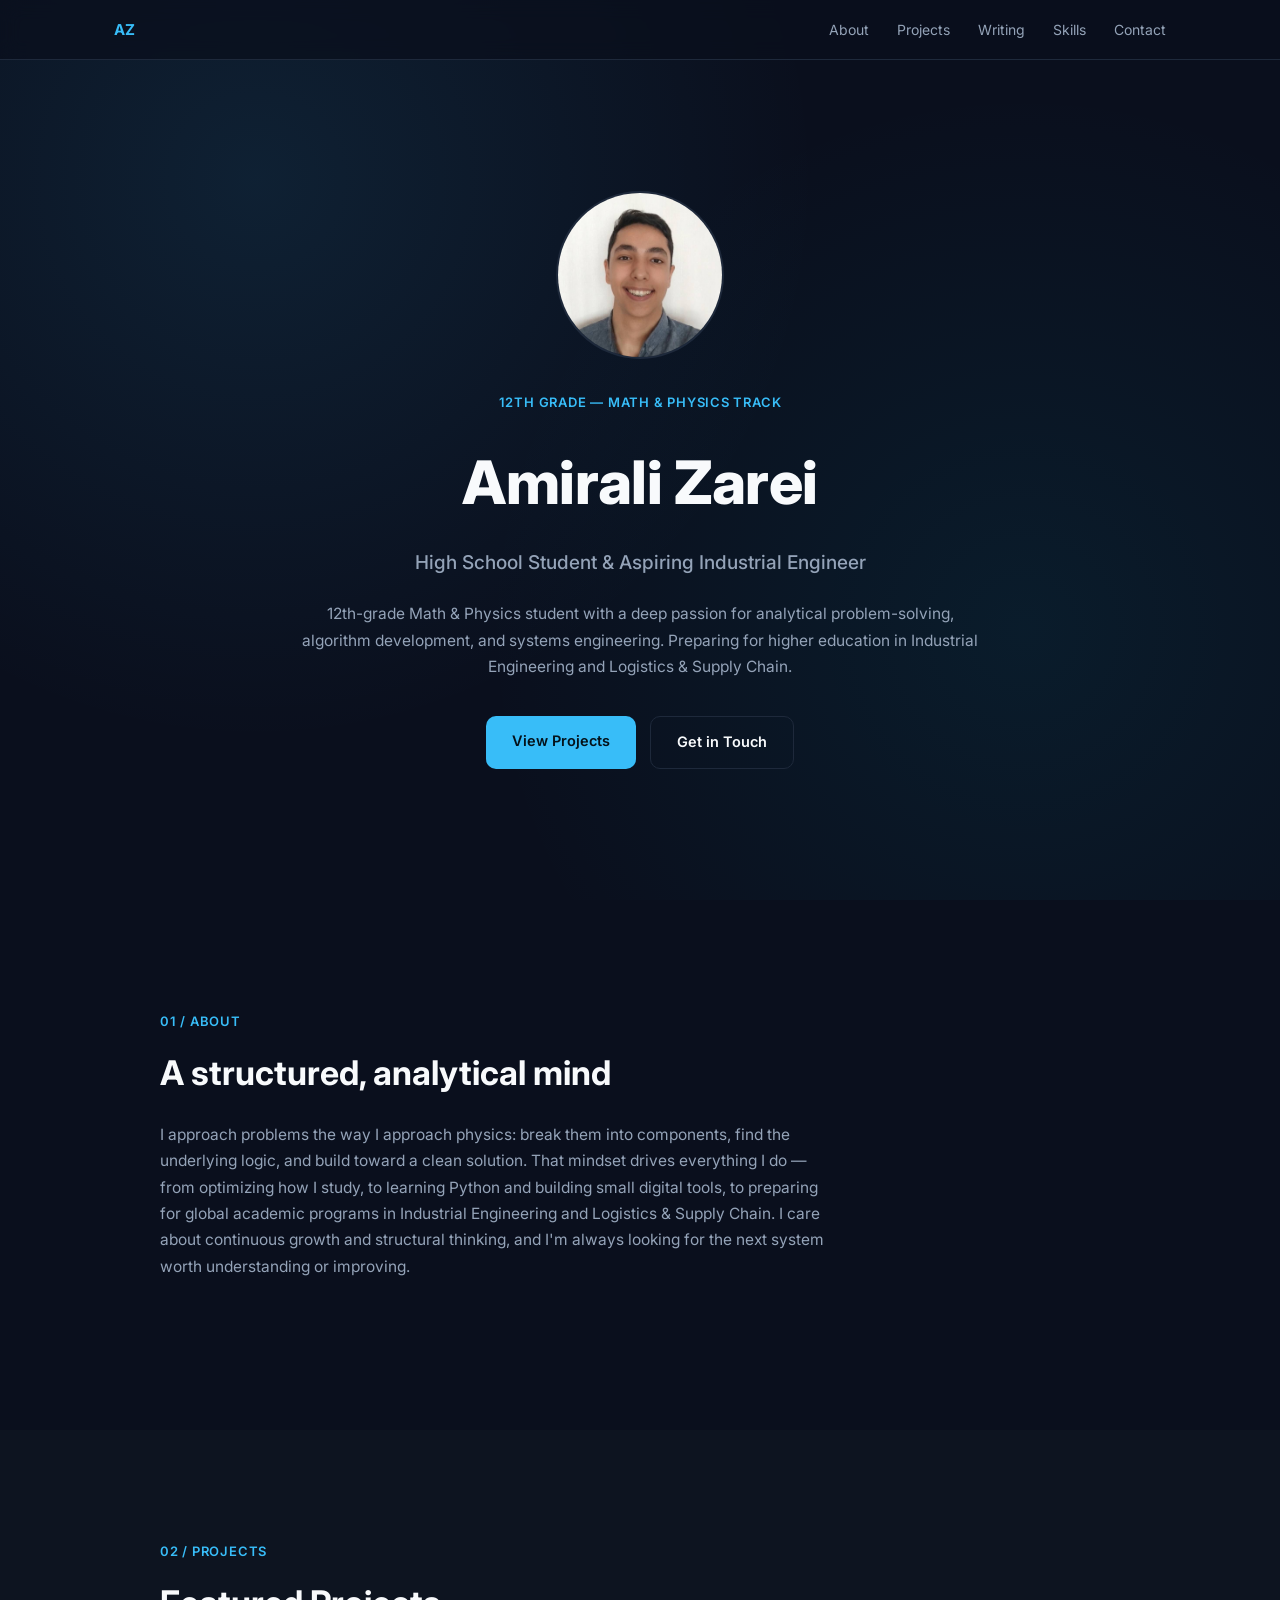
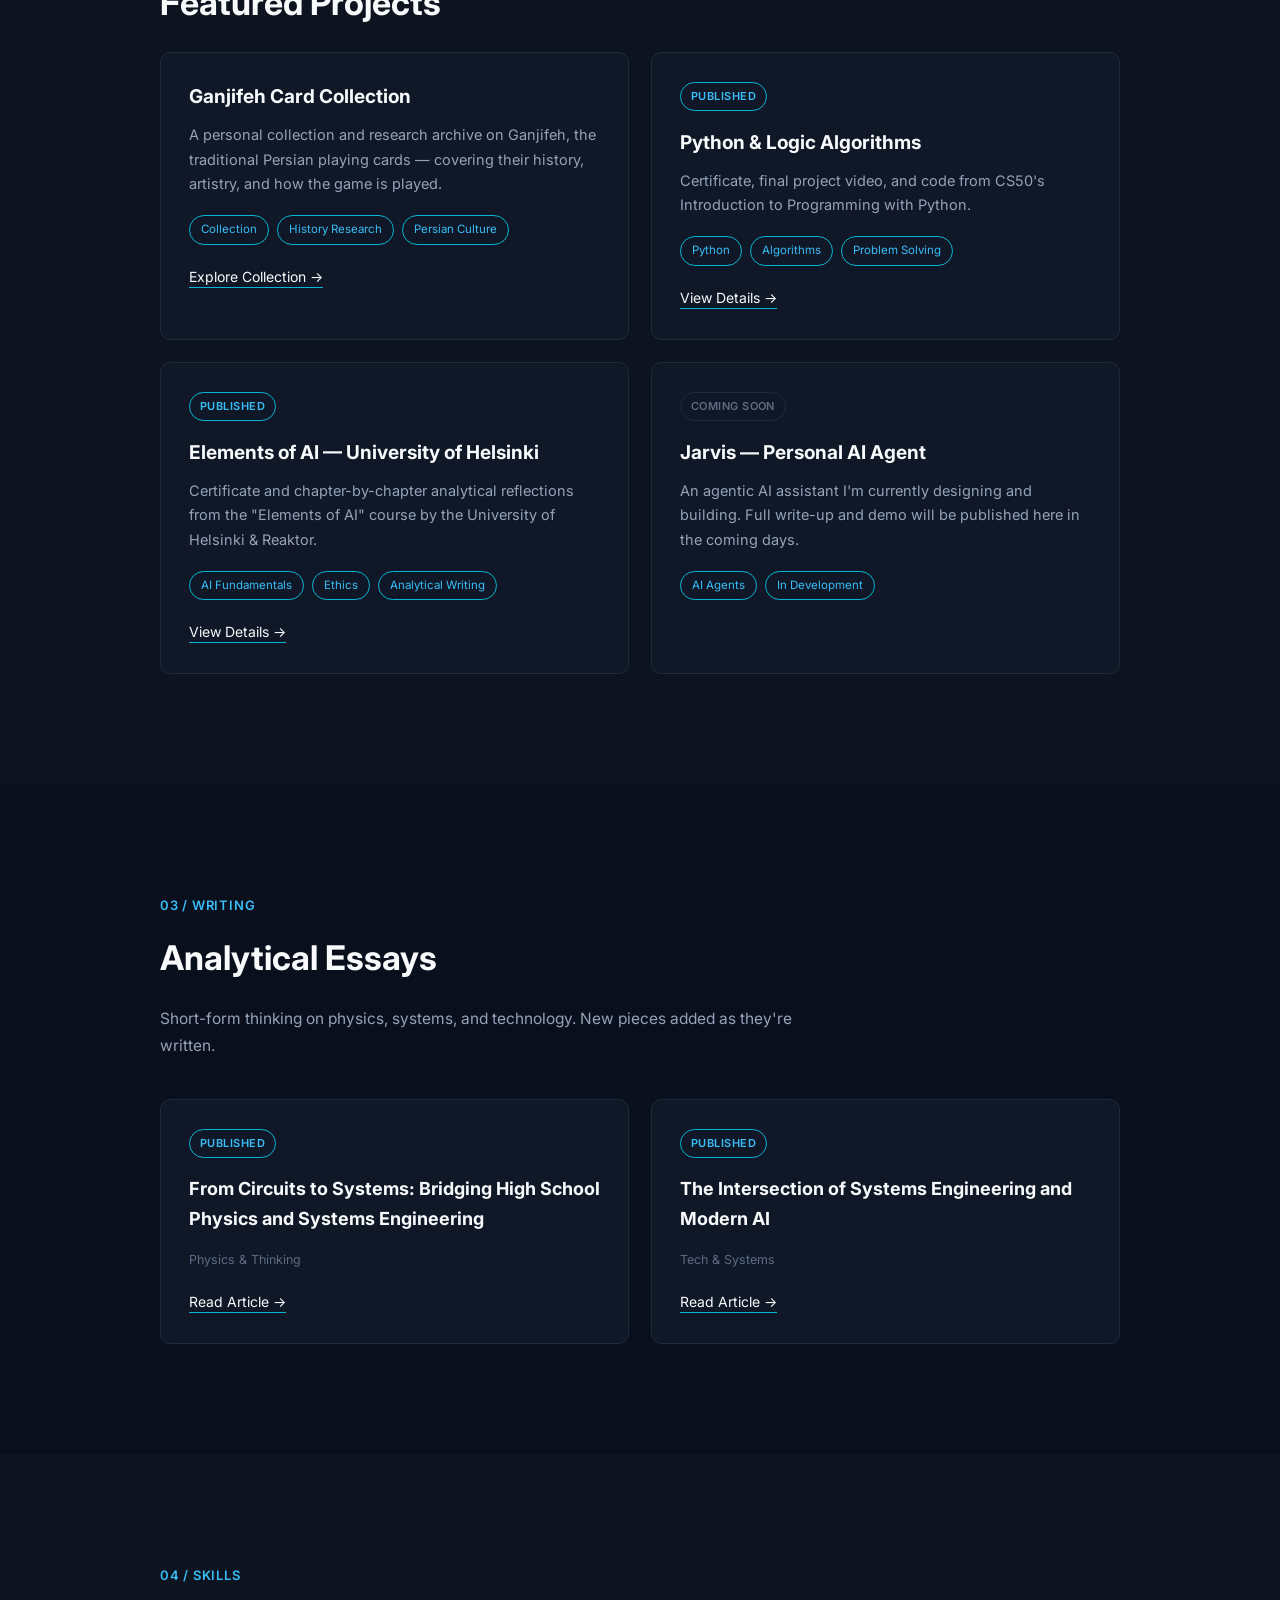
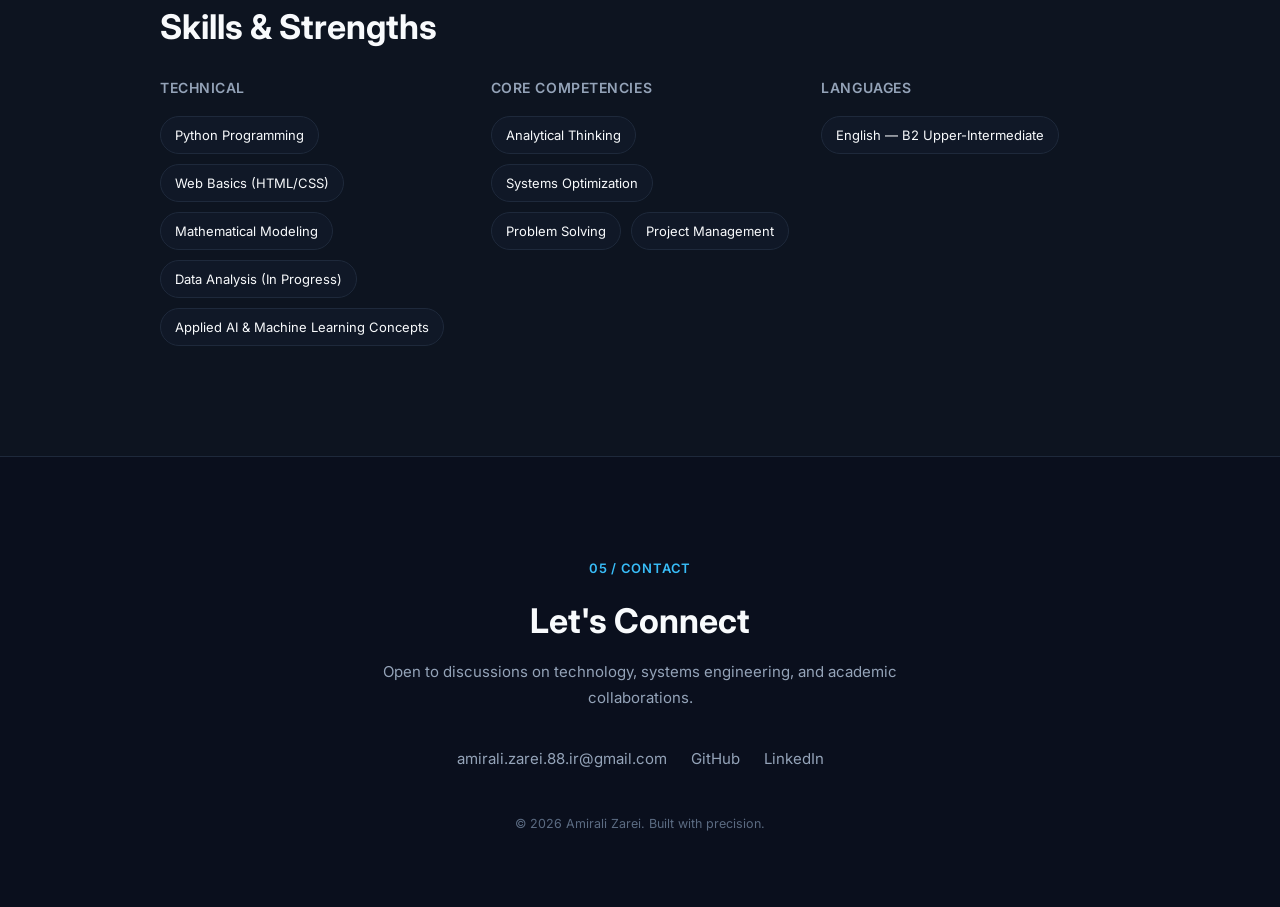
<file: index (2).html>
<!DOCTYPE html>
<html lang="en">
<head>
<meta charset="UTF-8">
<meta name="viewport" content="width=device-width, initial-scale=1.0">
<title>Amirali Zarei — Portfolio</title>
<meta name="description" content="Amirali Zarei — High School Student & Aspiring Industrial Engineer">
<link rel="preconnect" href="https://fonts.googleapis.com">
<link href="https://fonts.googleapis.com/css2?family=Inter:wght@400;500;600;700;800&display=swap" rel="stylesheet">
<style>
  :root{
    --bg: #0a0f1d;
    --bg-elevated: #0d1420;
    --bg-card: #101827;
    --line: #1e293b;

    --text: #f8fafc;
    --text-dim: #94a3b8;
    --text-faint: #5b6b82;

    --accent: #38bdf8;
    --accent-strong: #06b6d4;

    --font: 'Inter', system-ui, -apple-system, sans-serif;
    --radius: 10px;
  }

  *{ box-sizing: border-box; }
  html{ scroll-behavior: smooth; }

  body{
    margin: 0;
    background: var(--bg);
    color: var(--text);
    font-family: var(--font);
    line-height: 1.7;
    -webkit-font-smoothing: antialiased;
  }

  @media (prefers-reduced-motion: reduce){
    html{ scroll-behavior: auto; }
    *{ animation-duration: 0.01ms !important; transition-duration: 0.01ms !important; }
  }

  a{ color: inherit; text-decoration: none; }
  :focus-visible{ outline: 2px solid var(--accent); outline-offset: 3px; }
  ul{ margin:0; padding:0; list-style:none; }

  /* ===== NAV ===== */
  .nav{
    position: fixed; top:0; left:0; right:0; z-index: 50;
    background: rgba(10,15,29,0.75);
    backdrop-filter: blur(10px);
    border-bottom: 1px solid var(--line);
  }
  .nav-inner{
    max-width: 1100px; margin: 0 auto;
    padding: 16px 24px;
    display: flex; align-items: center; justify-content: space-between;
  }
  .nav-logo{ font-weight: 700; font-size: 15px; letter-spacing: 0.02em; color: var(--accent); }
  .nav-links{ display: flex; gap: 28px; }
  .nav-links a{ font-size: 14px; color: var(--text-dim); transition: color .2s ease; }
  .nav-links a:hover{ color: var(--text); }
  .nav-toggle{ display:none; background:none; border:none; color:var(--text); font-size:22px; cursor:pointer; }

  @media (max-width: 720px){
    .nav-links{
      position: absolute; top: 100%; left:0; right:0;
      background: var(--bg-elevated);
      flex-direction: column; gap: 0;
      border-bottom: 1px solid var(--line);
      max-height: 0; overflow: hidden;
      transition: max-height .3s ease;
    }
    .nav-links.open{ max-height: 320px; }
    .nav-links a{ padding: 14px 24px; border-top: 1px solid var(--line); }
    .nav-toggle{ display: block; }
  }

  /* ===== HERO ===== */
  .hero{
    min-height: 100svh;
    display: flex; align-items: center; justify-content: center;
    padding: 120px 24px 60px;
    position: relative;
    overflow: hidden;
  }
  .hero::before{
    content:"";
    position:absolute; inset:0;
    background:
      radial-gradient(circle at 20% 20%, rgba(56,189,248,0.10), transparent 45%),
      radial-gradient(circle at 80% 70%, rgba(6,182,212,0.08), transparent 45%);
    pointer-events:none;
  }
  .hero-inner{ position:relative; z-index:1; max-width: 680px; text-align:center; }

  /* ===== PHOTO + FORMULA HOVER ===== */
  .photo-wrap{
    position: relative;
    width: 168px; height: 168px;
    margin: 0 auto 32px;
  }
  .photo{
    width: 100%; height: 100%;
    border-radius: 50%;
    object-fit: cover;
    border: 2px solid var(--line);
    display: block;
    transition: border-color .3s ease, transform .3s ease;
  }
  .photo-wrap:hover .photo{
    border-color: var(--accent-strong);
    transform: scale(1.03);
  }
  .formula{
    position: absolute;
    font-size: 13px;
    font-weight: 600;
    color: var(--accent);
    opacity: 0;
    pointer-events: none;
    white-space: nowrap;
    transition: opacity .35s ease, transform .35s ease;
    text-shadow: 0 0 12px rgba(56,189,248,0.5);
  }
  .photo-wrap:hover .formula{ opacity: 1; }

  .f1{ top: -6%;  left: -34%; transition-delay: 0s; }
  .f2{ top: 14%;  right: -40%; transition-delay: .06s; }
  .f3{ bottom: 6%; left: -42%; transition-delay: .12s; }
  .f4{ bottom: -10%; right: -30%; transition-delay: .18s; }
  .f5{ top: 46%; left: -50%; transition-delay: .24s; }
  .f6{ top: 46%; right: -34%; transition-delay: .3s; }

  .photo-wrap:hover .f1{ transform: translateY(-8px); }
  .photo-wrap:hover .f2{ transform: translateY(-6px); }
  .photo-wrap:hover .f3{ transform: translateY(8px); }
  .photo-wrap:hover .f4{ transform: translateY(6px); }
  .photo-wrap:hover .f5{ transform: translateX(-6px); }
  .photo-wrap:hover .f6{ transform: translateX(6px); }

  @media (max-width: 480px){
    .formula{ display: none; }
  }
  .eyebrow{
    font-size: 13px; font-weight: 600; letter-spacing: 0.06em;
    color: var(--accent); text-transform: uppercase; margin: 0 0 18px;
  }
  .hero h1{
    font-size: clamp(36px, 6.5vw, 60px);
    font-weight: 800; margin: 0 0 14px; letter-spacing: -0.01em;
  }
  .hero .headline{ font-size: 19px; color: var(--text-dim); font-weight: 500; margin: 0 0 22px; }
  .hero .bio{ font-size: 15.5px; color: var(--text-dim); margin: 0 0 36px; }

  .btn{
    display: inline-block; padding: 13px 26px; border-radius: var(--radius);
    font-size: 14.5px; font-weight: 600; transition: transform .2s ease, background .2s ease, border-color .2s ease;
  }
  .btn-primary{ background: var(--accent); color: #04121a; }
  .btn-primary:hover{ transform: translateY(-2px); background: #5fd0fc; }
  .btn-ghost{ border: 1px solid var(--line); color: var(--text); }
  .btn-ghost:hover{ border-color: var(--accent-strong); transform: translateY(-2px); }
  .hero-cta{ display:flex; gap:14px; justify-content:center; flex-wrap:wrap; }

  /* ===== SECTIONS ===== */
  .section{ padding: 110px 24px; }
  .section-alt{ background: var(--bg-elevated); }
  .section-inner{ max-width: 960px; margin: 0 auto; }
  .section-label{ font-size: 13px; font-weight: 600; color: var(--accent); letter-spacing: 0.06em; text-transform: uppercase; margin: 0 0 12px; }
  .section-title{ font-size: clamp(26px, 4vw, 34px); font-weight: 700; margin: 0 0 20px; }
  .section-text{ color: var(--text-dim); font-size: 15.5px; max-width: 680px; margin: 0 0 40px; }

  /* ===== PROJECTS ===== */
  .grid-2{ display: grid; grid-template-columns: repeat(2, 1fr); gap: 22px; }
  @media (max-width: 720px){ .grid-2{ grid-template-columns: 1fr; } }

  .card{
    background: var(--bg-card); border: 1px solid var(--line); border-radius: var(--radius);
    padding: 28px; transition: border-color .25s ease, transform .25s ease;
  }
  .card:hover{ border-color: var(--accent-strong); transform: translateY(-3px); }
  .card h3{ font-size: 19px; margin: 0 0 10px; }
  .card p{ color: var(--text-dim); font-size: 14.5px; margin: 0 0 18px; }
  .tags{ display:flex; flex-wrap:wrap; gap:8px; margin-bottom: 18px; }
  .tag{ font-size: 11.5px; color: var(--accent); border: 1px solid var(--accent-strong); border-radius: 100px; padding: 4px 11px; }
  .card-link{ font-size: 14px; border-bottom: 1px solid var(--accent-strong); padding-bottom: 2px; transition: color .2s ease, border-color .2s ease; }
  .card-link:hover{ color: var(--accent); border-color: var(--accent); }

  /* ===== WRITING ===== */
  .writing-card{
    background: var(--bg-card); border: 1px solid var(--line); border-radius: var(--radius);
    padding: 28px; position: relative;
  }
  .status{
    font-size: 11px; font-weight: 600; letter-spacing: 0.04em; text-transform: uppercase;
    color: var(--text-faint); border: 1px solid var(--line); border-radius: 100px;
    padding: 4px 10px; display: inline-block; margin-bottom: 16px;
  }
  .status-published{ color: var(--accent); border-color: var(--accent-strong); }
  .writing-card h3{ font-size: 18px; margin: 0 0 10px; }
  .writing-tag{ font-size: 12.5px; color: var(--text-faint); }

  /* ===== SKILLS ===== */
  .skills-grid{ display:grid; grid-template-columns: repeat(3,1fr); gap: 32px; }
  @media (max-width: 820px){ .skills-grid{ grid-template-columns: 1fr; } }
  .skill-group h3{ font-size: 14px; color: var(--text-dim); font-weight: 600; margin: 0 0 16px; text-transform: uppercase; letter-spacing: .04em; }
  .chips{ display:flex; flex-wrap:wrap; gap:10px; }
  .chip{ font-size: 13px; background: var(--bg-card); border: 1px solid var(--line); border-radius: 100px; padding: 7px 14px; }

  /* ===== FOOTER ===== */
  .footer{ padding: 100px 24px 60px; text-align:center; border-top: 1px solid var(--line); }
  .footer-inner{ max-width: 600px; margin: 0 auto; }
  .footer .section-title{ margin-bottom: 10px; }
  .footer-subtitle{ color: var(--text-dim); font-size: 15px; margin: 0 0 36px; }
  .contact-links{ display:flex; justify-content:center; gap:24px; flex-wrap:wrap; margin-bottom: 40px; }
  .contact-links a{ font-size: 15px; color: var(--text-dim); border-bottom: 1px solid transparent; transition: color .2s ease, border-color .2s ease; }
  .contact-links a:hover{ color: var(--accent); border-color: var(--accent); }
  .footer-note{ font-size: 12.5px; color: var(--text-faint); }

  /* ===== REVEAL ===== */
  .reveal{ opacity:0; transform: translateY(18px); transition: opacity .7s ease, transform .7s ease; }
  .reveal.is-visible{ opacity:1; transform: translateY(0); }
</style>
</head>
<body>

<nav class="nav">
  <div class="nav-inner">
    <a href="#top" class="nav-logo">AZ</a>
    <button class="nav-toggle" id="navToggle" aria-label="Toggle menu">☰</button>
    <ul class="nav-links" id="navLinks">
      <li><a href="#about">About</a></li>
      <li><a href="#projects">Projects</a></li>
      <li><a href="#writing">Writing</a></li>
      <li><a href="#skills">Skills</a></li>
      <li><a href="#contact">Contact</a></li>
    </ul>
  </div>
</nav>

<header class="hero" id="top">
  <div class="hero-inner reveal">
    <div class="photo-wrap">
      <img class="photo" src="profile.jpg" alt="Amirali Zarei">
      <span class="formula f1">E = mc²</span>
      <span class="formula f2">F = ma</span>
      <span class="formula f3">v = u + at</span>
      <span class="formula f4">λ = h / p</span>
      <span class="formula f5">∮E·dA = Q/ε₀</span>
      <span class="formula f6">ψ(x,t)</span>
    </div>
    <p class="eyebrow">12th Grade — Math & Physics Track</p>
    <h1>Amirali Zarei</h1>
    <p class="headline">High School Student & Aspiring Industrial Engineer</p>
    <p class="bio">12th-grade Math &amp; Physics student with a deep passion for analytical problem-solving, algorithm development, and systems engineering. Preparing for higher education in Industrial Engineering and Logistics &amp; Supply Chain.</p>
    <div class="hero-cta">
      <a href="#projects" class="btn btn-primary">View Projects</a>
      <a href="mailto:amirali.zarei.88.ir@gmail.com" class="btn btn-ghost">Get in Touch</a>
    </div>
  </div>
</header>

<main>

  <section class="section" id="about">
    <div class="section-inner">
      <p class="section-label">01 / About</p>
      <h2 class="section-title">A structured, analytical mind</h2>
      <p class="section-text">
        I approach problems the way I approach physics: break them into components, find the underlying logic, and build toward a clean solution. That mindset drives everything I do — from optimizing how I study, to learning Python and building small digital tools, to preparing for global academic programs in Industrial Engineering and Logistics &amp; Supply Chain. I care about continuous growth and structural thinking, and I'm always looking for the next system worth understanding or improving.
      </p>
    </div>
  </section>

  <section class="section section-alt" id="projects">
    <div class="section-inner">
      <p class="section-label">02 / Projects</p>
      <h2 class="section-title">Featured Projects</h2>

      <div class="grid-2">
        <article class="card reveal">
          <h3>Ganjifeh Card Collection</h3>
          <p>A personal collection and research archive on Ganjifeh, the traditional Persian playing cards — covering their history, artistry, and how the game is played.</p>
          <div class="tags">
            <span class="tag">Collection</span>
            <span class="tag">History Research</span>
            <span class="tag">Persian Culture</span>
          </div>
          <a href="https://amiralicollection.wordpress.com/" class="card-link" target="_blank" rel="noopener">Explore Collection →</a>
        </article>

        <article class="card reveal">
          <span class="status status-published">Published</span>
          <h3>Python & Logic Algorithms</h3>
          <p>Certificate, final project video, and code from CS50's Introduction to Programming with Python.</p>
          <div class="tags">
            <span class="tag">Python</span>
            <span class="tag">Algorithms</span>
            <span class="tag">Problem Solving</span>
          </div>
          <a href="projects/python-cs50.html" class="card-link">View Details →</a>
        </article>

        <article class="card reveal">
          <span class="status status-published">Published</span>
          <h3>Elements of AI — University of Helsinki</h3>
          <p>Certificate and chapter-by-chapter analytical reflections from the "Elements of AI" course by the University of Helsinki &amp; Reaktor.</p>
          <div class="tags">
            <span class="tag">AI Fundamentals</span>
            <span class="tag">Ethics</span>
            <span class="tag">Analytical Writing</span>
          </div>
          <a href="projects/elements-of-ai.html" class="card-link">View Details →</a>
        </article>

        <article class="card reveal">
          <span class="status">Coming Soon</span>
          <h3>Jarvis — Personal AI Agent</h3>
          <p>An agentic AI assistant I'm currently designing and building. Full write-up and demo will be published here in the coming days.</p>
          <div class="tags">
            <span class="tag">AI Agents</span>
            <span class="tag">In Development</span>
          </div>
        </article>
      </div>
    </div>
  </section>

  <section class="section" id="writing">
    <div class="section-inner">
      <p class="section-label">03 / Writing</p>
      <h2 class="section-title">Analytical Essays</h2>
      <p class="section-text">Short-form thinking on physics, systems, and technology. New pieces added as they're written.</p>

      <div class="grid-2">
        <article class="writing-card reveal">
          <span class="status status-published">Published</span>
          <h3>From Circuits to Systems: Bridging High School Physics and Systems Engineering</h3>
          <span class="writing-tag">Physics &amp; Thinking</span>
          <div style="margin-top:16px;">
            <a href="essays/circuits-to-systems.html" class="card-link">Read Article →</a>
          </div>
        </article>

        <article class="writing-card reveal">
          <span class="status status-published">Published</span>
          <h3>The Intersection of Systems Engineering and Modern AI</h3>
          <span class="writing-tag">Tech &amp; Systems</span>
          <div style="margin-top:16px;">
            <a href="essays/ai-systems-intersection.html" class="card-link">Read Article →</a>
          </div>
        </article>
      </div>
    </div>
  </section>

  <section class="section section-alt" id="skills">
    <div class="section-inner">
      <p class="section-label">04 / Skills</p>
      <h2 class="section-title">Skills & Strengths</h2>

      <div class="skills-grid">
        <div class="skill-group reveal">
          <h3>Technical</h3>
          <div class="chips">
            <span class="chip">Python Programming</span>
            <span class="chip">Web Basics (HTML/CSS)</span>
            <span class="chip">Mathematical Modeling</span>
            <span class="chip">Data Analysis (In Progress)</span>
            <span class="chip">Applied AI &amp; Machine Learning Concepts</span>
          </div>
        </div>
        <div class="skill-group reveal">
          <h3>Core Competencies</h3>
          <div class="chips">
            <span class="chip">Analytical Thinking</span>
            <span class="chip">Systems Optimization</span>
            <span class="chip">Problem Solving</span>
            <span class="chip">Project Management</span>
          </div>
        </div>
        <div class="skill-group reveal">
          <h3>Languages</h3>
          <div class="chips">
            <span class="chip">English — B2 Upper-Intermediate</span>
          </div>
        </div>
      </div>
    </div>
  </section>

</main>

<footer class="footer" id="contact">
  <div class="footer-inner reveal">
    <p class="section-label">05 / Contact</p>
    <h2 class="section-title">Let's Connect</h2>
    <p class="footer-subtitle">Open to discussions on technology, systems engineering, and academic collaborations.</p>
    <div class="contact-links">
      <a href="mailto:amirali.zarei.88.ir@gmail.com">amirali.zarei.88.ir@gmail.com</a>
      <a href="https://github.com/amiralizarei88" target="_blank" rel="noopener">GitHub</a>
      <a href="#" target="_blank" rel="noopener">LinkedIn</a>
    </div>
    <p class="footer-note">© 2026 Amirali Zarei. Built with precision.</p>
  </div>
</footer>

<script>
  // mobile nav toggle
  const navToggle = document.getElementById('navToggle');
  const navLinks = document.getElementById('navLinks');
  navToggle.addEventListener('click', () => navLinks.classList.toggle('open'));
  navLinks.querySelectorAll('a').forEach(a => a.addEventListener('click', () => navLinks.classList.remove('open')));

  // scroll reveal
  const revealEls = document.querySelectorAll('.reveal');
  if ('IntersectionObserver' in window) {
    const observer = new IntersectionObserver((entries) => {
      entries.forEach((entry) => {
        if (entry.isIntersecting) {
          entry.target.classList.add('is-visible');
          observer.unobserve(entry.target);
        }
      });
    }, { threshold: 0.15, rootMargin: '0px 0px -40px 0px' });
    revealEls.forEach((el) => observer.observe(el));
  } else {
    revealEls.forEach((el) => el.classList.add('is-visible'));
  }
</script>
</body>
</html>
</file>
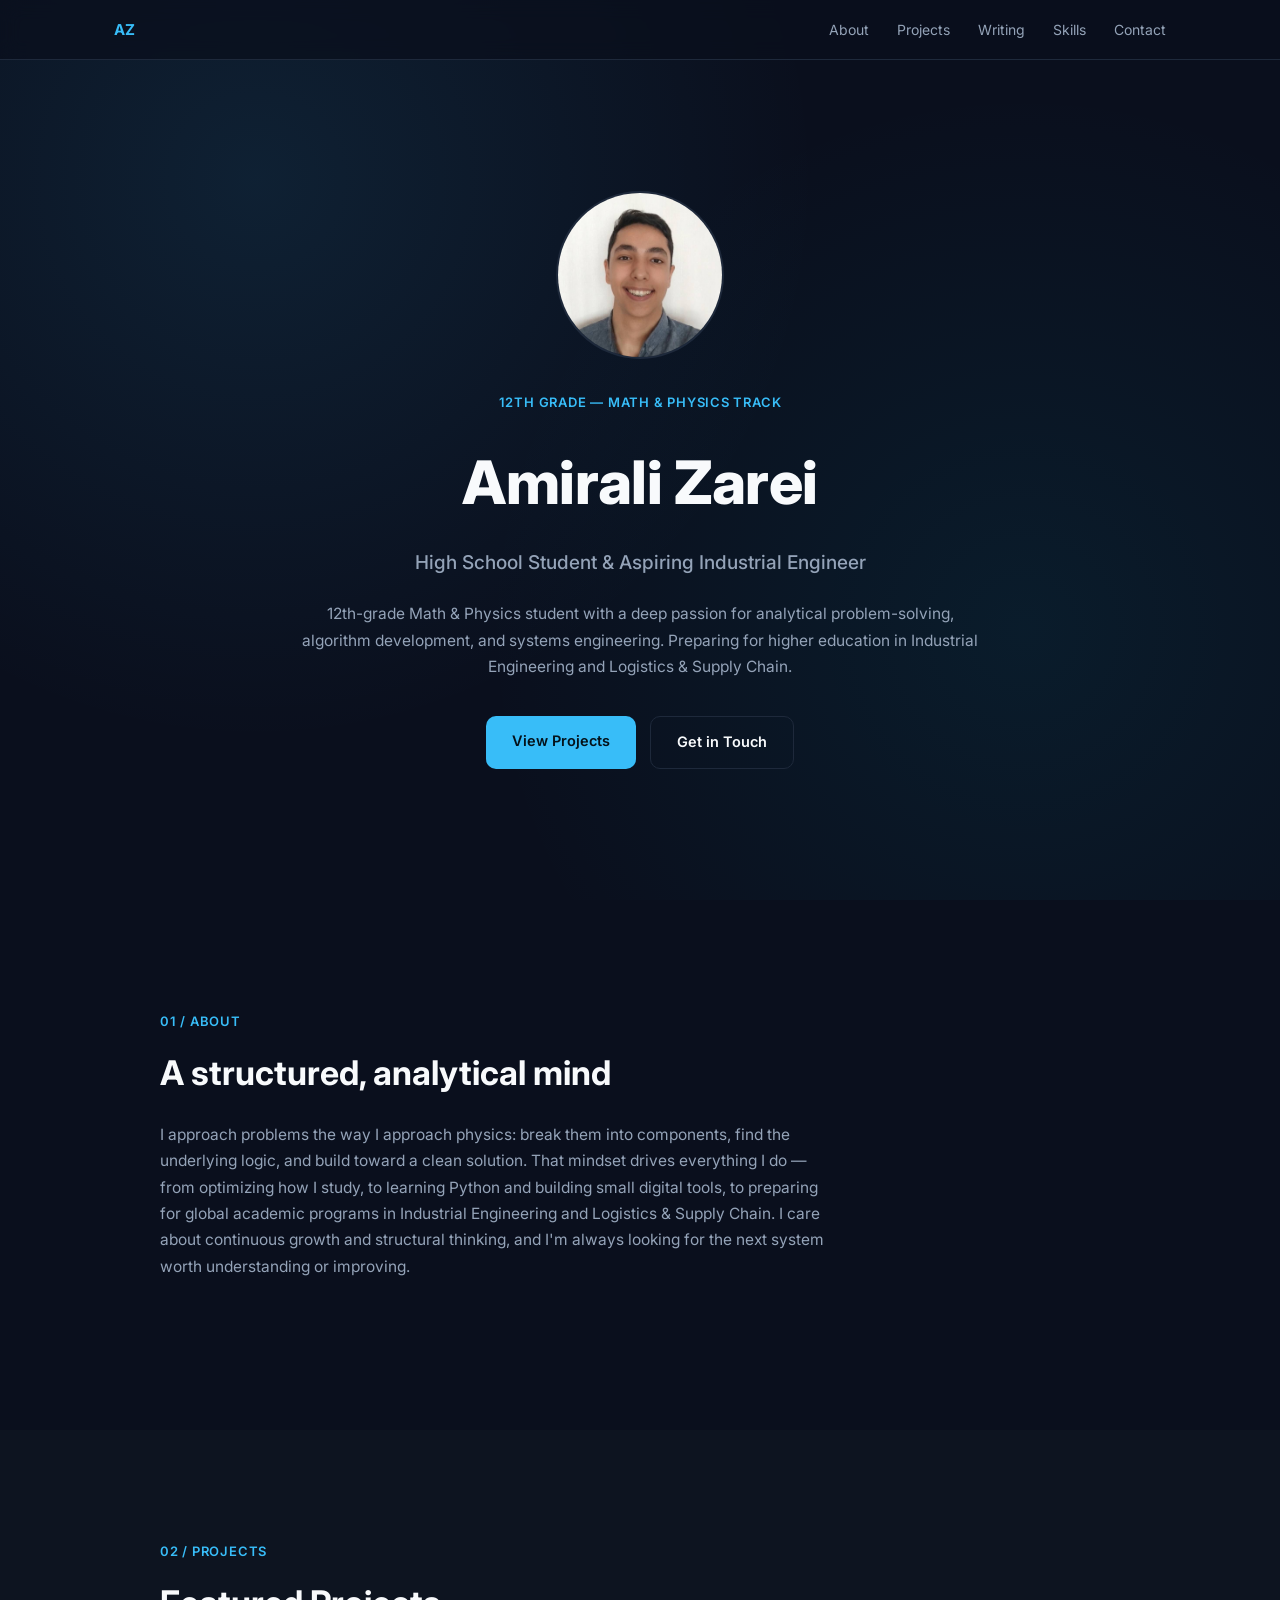
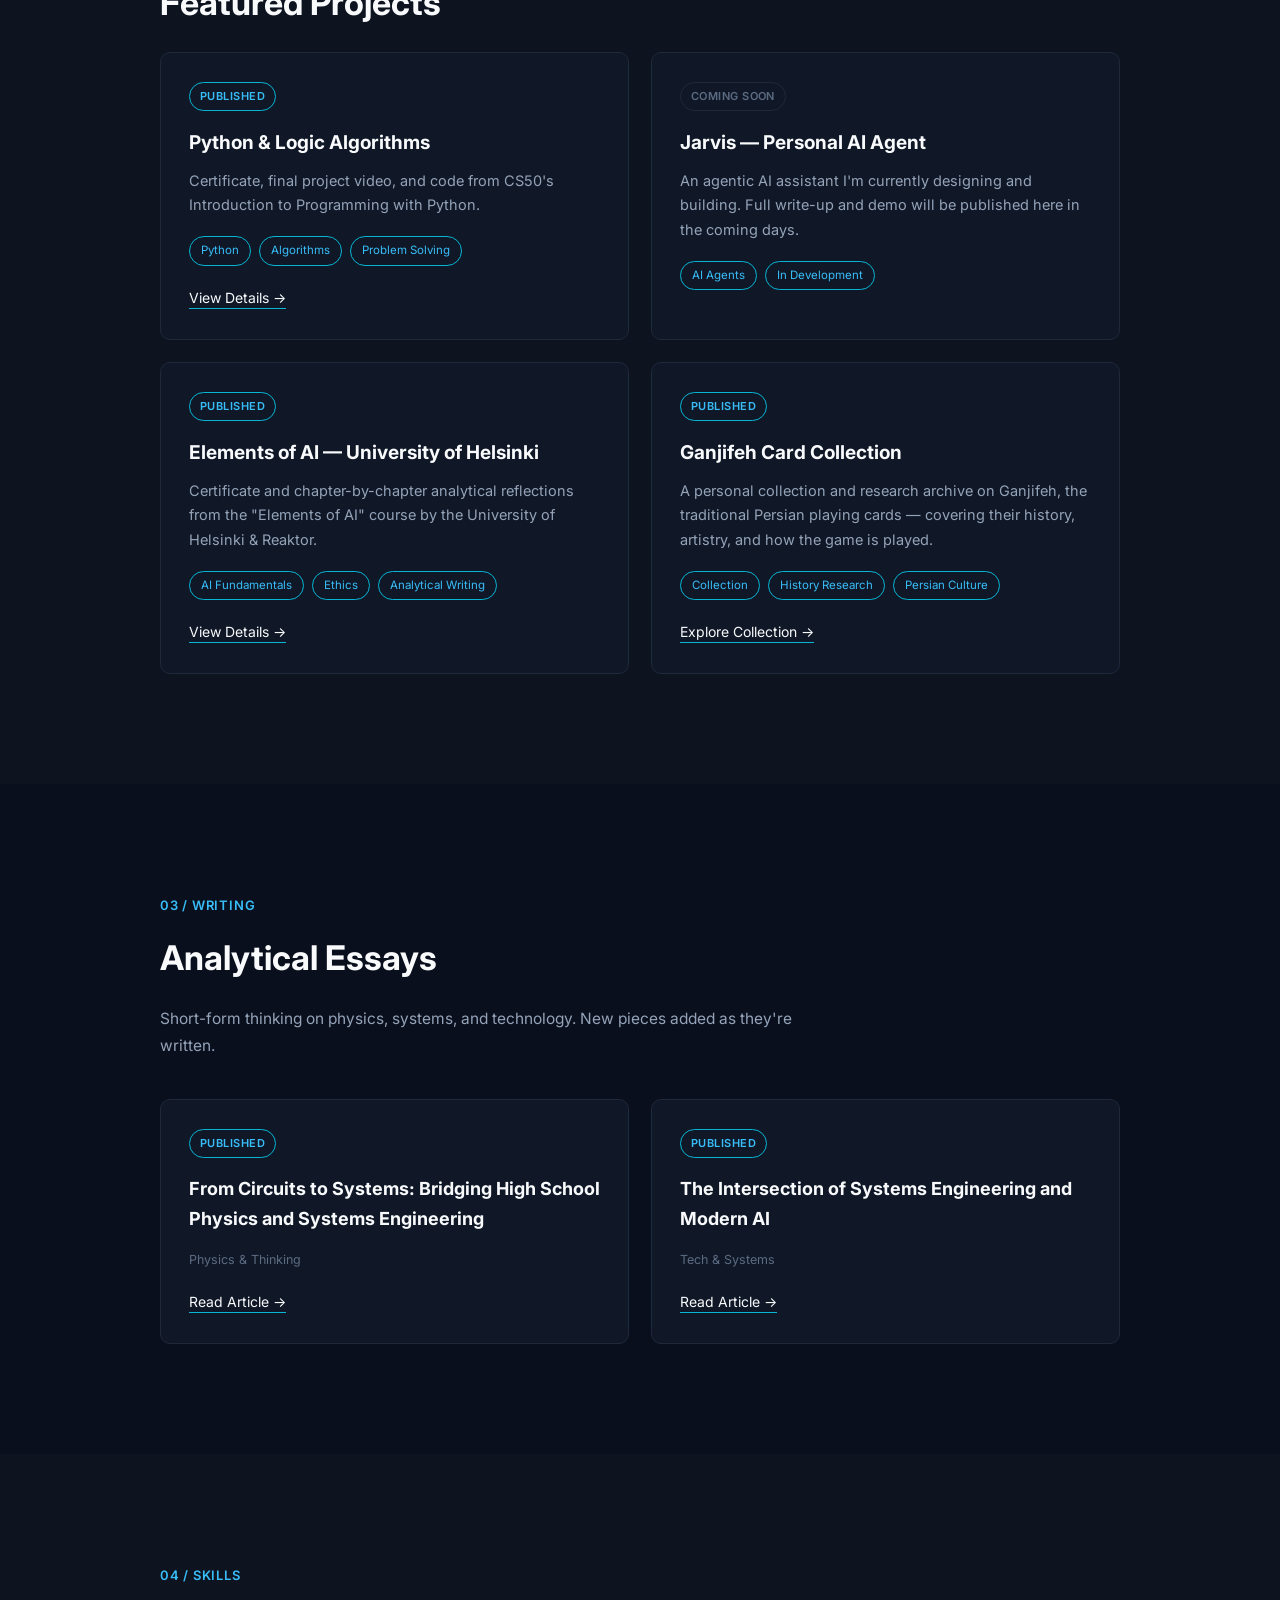
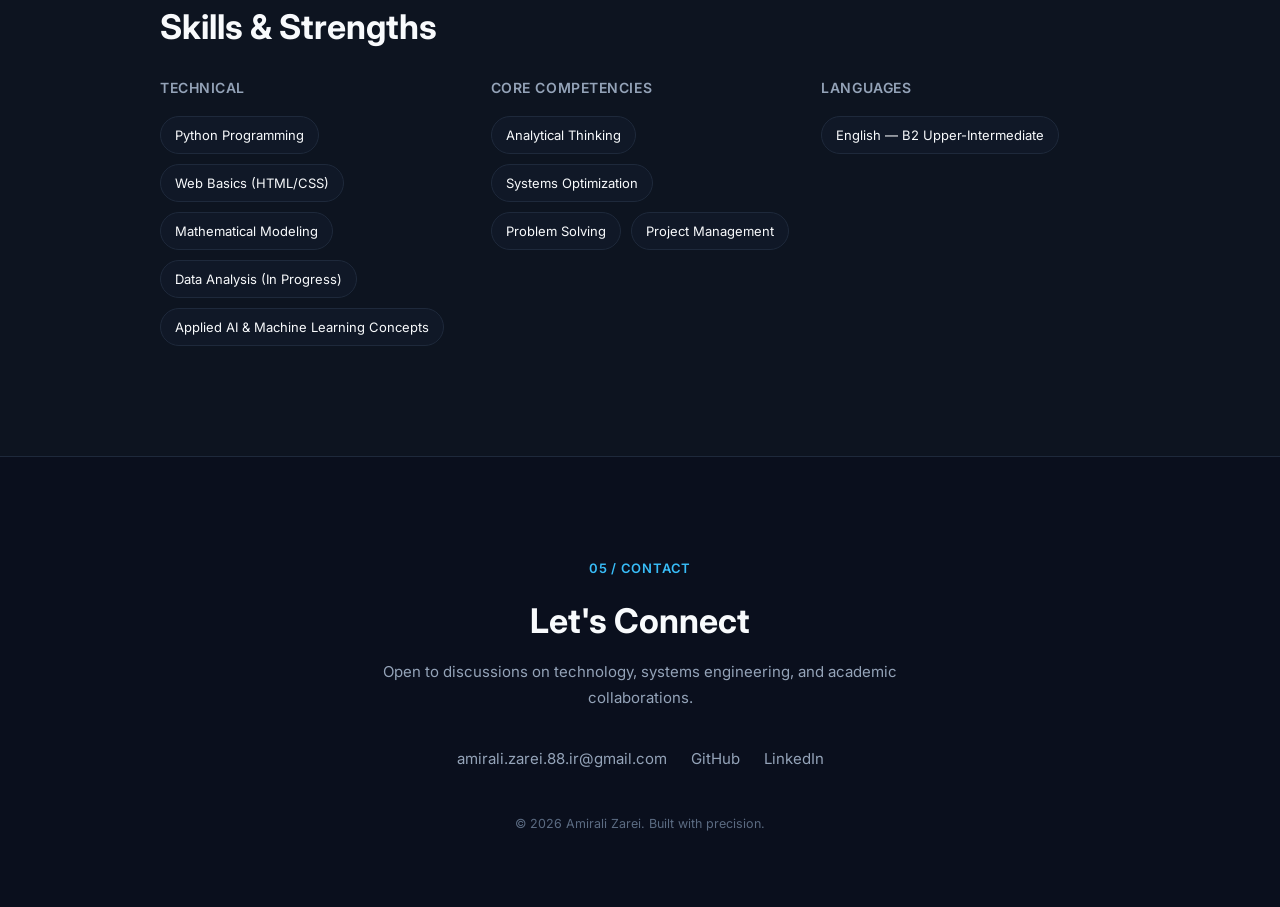
<file: index-10.html>
<!DOCTYPE html>
<html lang="en">
<head>
<meta charset="UTF-8">
<meta name="viewport" content="width=device-width, initial-scale=1.0">
<title>Amirali Zarei — Portfolio</title>
<meta name="description" content="Amirali Zarei — High School Student & Aspiring Industrial Engineer">
<link rel="preconnect" href="https://fonts.googleapis.com">
<link href="https://fonts.googleapis.com/css2?family=Inter:wght@400;500;600;700;800&display=swap" rel="stylesheet">
<style>
  :root{
    --bg: #0a0f1d;
    --bg-elevated: #0d1420;
    --bg-card: #101827;
    --line: #1e293b;

    --text: #f8fafc;
    --text-dim: #94a3b8;
    --text-faint: #5b6b82;

    --accent: #38bdf8;
    --accent-strong: #06b6d4;

    --font: 'Inter', system-ui, -apple-system, sans-serif;
    --radius: 10px;
  }

  *{ box-sizing: border-box; }
  html{ scroll-behavior: smooth; }

  body{
    margin: 0;
    background: var(--bg);
    color: var(--text);
    font-family: var(--font);
    line-height: 1.7;
    -webkit-font-smoothing: antialiased;
  }

  @media (prefers-reduced-motion: reduce){
    html{ scroll-behavior: auto; }
    *{ animation-duration: 0.01ms !important; transition-duration: 0.01ms !important; }
  }

  a{ color: inherit; text-decoration: none; }
  :focus-visible{ outline: 2px solid var(--accent); outline-offset: 3px; }
  ul{ margin:0; padding:0; list-style:none; }

  /* ===== NAV ===== */
  .nav{
    position: fixed; top:0; left:0; right:0; z-index: 50;
    background: rgba(10,15,29,0.75);
    backdrop-filter: blur(10px);
    border-bottom: 1px solid var(--line);
  }
  .nav-inner{
    max-width: 1100px; margin: 0 auto;
    padding: 16px 24px;
    display: flex; align-items: center; justify-content: space-between;
  }
  .nav-logo{ font-weight: 700; font-size: 15px; letter-spacing: 0.02em; color: var(--accent); }
  .nav-links{ display: flex; gap: 28px; }
  .nav-links a{ font-size: 14px; color: var(--text-dim); transition: color .2s ease; }
  .nav-links a:hover{ color: var(--text); }
  .nav-toggle{ display:none; background:none; border:none; color:var(--text); font-size:22px; cursor:pointer; }

  @media (max-width: 720px){
    .nav-links{
      position: absolute; top: 100%; left:0; right:0;
      background: var(--bg-elevated);
      flex-direction: column; gap: 0;
      border-bottom: 1px solid var(--line);
      max-height: 0; overflow: hidden;
      transition: max-height .3s ease;
    }
    .nav-links.open{ max-height: 320px; }
    .nav-links a{ padding: 14px 24px; border-top: 1px solid var(--line); }
    .nav-toggle{ display: block; }
  }

  /* ===== HERO ===== */
  .hero{
    min-height: 100svh;
    display: flex; align-items: center; justify-content: center;
    padding: 120px 24px 60px;
    position: relative;
    overflow: hidden;
  }
  .hero::before{
    content:"";
    position:absolute; inset:0;
    background:
      radial-gradient(circle at 20% 20%, rgba(56,189,248,0.10), transparent 45%),
      radial-gradient(circle at 80% 70%, rgba(6,182,212,0.08), transparent 45%);
    pointer-events:none;
  }
  .hero-inner{ position:relative; z-index:1; max-width: 680px; text-align:center; }

  /* ===== PHOTO + FORMULA HOVER ===== */
  .photo-wrap{
    position: relative;
    width: 168px; height: 168px;
    margin: 0 auto 32px;
  }
  .photo{
    width: 100%; height: 100%;
    border-radius: 50%;
    object-fit: cover;
    border: 2px solid var(--line);
    display: block;
    transition: border-color .3s ease, transform .3s ease;
  }
  .photo-wrap:hover .photo{
    border-color: var(--accent-strong);
    transform: scale(1.03);
  }
  .formula{
    position: absolute;
    font-size: 13px;
    font-weight: 600;
    color: var(--accent);
    opacity: 0;
    pointer-events: none;
    white-space: nowrap;
    transition: opacity .35s ease, transform .35s ease;
    text-shadow: 0 0 12px rgba(56,189,248,0.5);
  }
  .photo-wrap:hover .formula{ opacity: 1; }

  .f1{ top: -6%;  left: -34%; transition-delay: 0s; }
  .f2{ top: 14%;  right: -40%; transition-delay: .06s; }
  .f3{ bottom: 6%; left: -42%; transition-delay: .12s; }
  .f4{ bottom: -10%; right: -30%; transition-delay: .18s; }
  .f5{ top: 46%; left: -50%; transition-delay: .24s; }
  .f6{ top: 46%; right: -34%; transition-delay: .3s; }

  .photo-wrap:hover .f1{ transform: translateY(-8px); }
  .photo-wrap:hover .f2{ transform: translateY(-6px); }
  .photo-wrap:hover .f3{ transform: translateY(8px); }
  .photo-wrap:hover .f4{ transform: translateY(6px); }
  .photo-wrap:hover .f5{ transform: translateX(-6px); }
  .photo-wrap:hover .f6{ transform: translateX(6px); }

  @media (max-width: 480px){
    .formula{ display: none; }
  }
  .eyebrow{
    font-size: 13px; font-weight: 600; letter-spacing: 0.06em;
    color: var(--accent); text-transform: uppercase; margin: 0 0 18px;
  }
  .hero h1{
    font-size: clamp(36px, 6.5vw, 60px);
    font-weight: 800; margin: 0 0 14px; letter-spacing: -0.01em;
  }
  .hero .headline{ font-size: 19px; color: var(--text-dim); font-weight: 500; margin: 0 0 22px; }
  .hero .bio{ font-size: 15.5px; color: var(--text-dim); margin: 0 0 36px; }

  .btn{
    display: inline-block; padding: 13px 26px; border-radius: var(--radius);
    font-size: 14.5px; font-weight: 600; transition: transform .2s ease, background .2s ease, border-color .2s ease;
  }
  .btn-primary{ background: var(--accent); color: #04121a; }
  .btn-primary:hover{ transform: translateY(-2px); background: #5fd0fc; }
  .btn-ghost{ border: 1px solid var(--line); color: var(--text); }
  .btn-ghost:hover{ border-color: var(--accent-strong); transform: translateY(-2px); }
  .hero-cta{ display:flex; gap:14px; justify-content:center; flex-wrap:wrap; }

  /* ===== SECTIONS ===== */
  .section{ padding: 110px 24px; }
  .section-alt{ background: var(--bg-elevated); }
  .section-inner{ max-width: 960px; margin: 0 auto; }
  .section-label{ font-size: 13px; font-weight: 600; color: var(--accent); letter-spacing: 0.06em; text-transform: uppercase; margin: 0 0 12px; }
  .section-title{ font-size: clamp(26px, 4vw, 34px); font-weight: 700; margin: 0 0 20px; }
  .section-text{ color: var(--text-dim); font-size: 15.5px; max-width: 680px; margin: 0 0 40px; }

  /* ===== PROJECTS ===== */
  .grid-2{ display: grid; grid-template-columns: repeat(2, 1fr); gap: 22px; }
  @media (max-width: 720px){ .grid-2{ grid-template-columns: 1fr; } }

  .card{
    background: var(--bg-card); border: 1px solid var(--line); border-radius: var(--radius);
    padding: 28px; transition: border-color .25s ease, transform .25s ease;
  }
  .card:hover{ border-color: var(--accent-strong); transform: translateY(-3px); }
  .card h3{ font-size: 19px; margin: 0 0 10px; }
  .card p{ color: var(--text-dim); font-size: 14.5px; margin: 0 0 18px; }
  .tags{ display:flex; flex-wrap:wrap; gap:8px; margin-bottom: 18px; }
  .tag{ font-size: 11.5px; color: var(--accent); border: 1px solid var(--accent-strong); border-radius: 100px; padding: 4px 11px; }
  .card-link{ font-size: 14px; border-bottom: 1px solid var(--accent-strong); padding-bottom: 2px; transition: color .2s ease, border-color .2s ease; }
  .card-link:hover{ color: var(--accent); border-color: var(--accent); }

  /* ===== WRITING ===== */
  .writing-card{
    background: var(--bg-card); border: 1px solid var(--line); border-radius: var(--radius);
    padding: 28px; position: relative;
  }
  .status{
    font-size: 11px; font-weight: 600; letter-spacing: 0.04em; text-transform: uppercase;
    color: var(--text-faint); border: 1px solid var(--line); border-radius: 100px;
    padding: 4px 10px; display: inline-block; margin-bottom: 16px;
  }
  .status-published{ color: var(--accent); border-color: var(--accent-strong); }
  .writing-card h3{ font-size: 18px; margin: 0 0 10px; }
  .writing-tag{ font-size: 12.5px; color: var(--text-faint); }

  /* ===== SKILLS ===== */
  .skills-grid{ display:grid; grid-template-columns: repeat(3,1fr); gap: 32px; }
  @media (max-width: 820px){ .skills-grid{ grid-template-columns: 1fr; } }
  .skill-group h3{ font-size: 14px; color: var(--text-dim); font-weight: 600; margin: 0 0 16px; text-transform: uppercase; letter-spacing: .04em; }
  .chips{ display:flex; flex-wrap:wrap; gap:10px; }
  .chip{ font-size: 13px; background: var(--bg-card); border: 1px solid var(--line); border-radius: 100px; padding: 7px 14px; }

  /* ===== FOOTER ===== */
  .footer{ padding: 100px 24px 60px; text-align:center; border-top: 1px solid var(--line); }
  .footer-inner{ max-width: 600px; margin: 0 auto; }
  .footer .section-title{ margin-bottom: 10px; }
  .footer-subtitle{ color: var(--text-dim); font-size: 15px; margin: 0 0 36px; }
  .contact-links{ display:flex; justify-content:center; gap:24px; flex-wrap:wrap; margin-bottom: 40px; }
  .contact-links a{ font-size: 15px; color: var(--text-dim); border-bottom: 1px solid transparent; transition: color .2s ease, border-color .2s ease; }
  .contact-links a:hover{ color: var(--accent); border-color: var(--accent); }
  .footer-note{ font-size: 12.5px; color: var(--text-faint); }

  /* ===== REVEAL ===== */
  .reveal{ opacity:0; transform: translateY(18px); transition: opacity .7s ease, transform .7s ease; }
  .reveal.is-visible{ opacity:1; transform: translateY(0); }
</style>
</head>
<body>

<nav class="nav">
  <div class="nav-inner">
    <a href="#top" class="nav-logo">AZ</a>
    <button class="nav-toggle" id="navToggle" aria-label="Toggle menu">☰</button>
    <ul class="nav-links" id="navLinks">
      <li><a href="#about">About</a></li>
      <li><a href="#projects">Projects</a></li>
      <li><a href="#writing">Writing</a></li>
      <li><a href="#skills">Skills</a></li>
      <li><a href="#contact">Contact</a></li>
    </ul>
  </div>
</nav>

<header class="hero" id="top">
  <div class="hero-inner reveal">
    <div class="photo-wrap">
      <img class="photo" src="profile.jpg" alt="Amirali Zarei">
      <span class="formula f1">E = mc²</span>
      <span class="formula f2">F = ma</span>
      <span class="formula f3">v = u + at</span>
      <span class="formula f4">λ = h / p</span>
      <span class="formula f5">∮E·dA = Q/ε₀</span>
      <span class="formula f6">ψ(x,t)</span>
    </div>
    <p class="eyebrow">12th Grade — Math & Physics Track</p>
    <h1>Amirali Zarei</h1>
    <p class="headline">High School Student & Aspiring Industrial Engineer</p>
    <p class="bio">12th-grade Math &amp; Physics student with a deep passion for analytical problem-solving, algorithm development, and systems engineering. Preparing for higher education in Industrial Engineering and Logistics &amp; Supply Chain.</p>
    <div class="hero-cta">
      <a href="#projects" class="btn btn-primary">View Projects</a>
      <a href="mailto:amirali.zarei.88.ir@gmail.com" class="btn btn-ghost">Get in Touch</a>
    </div>
  </div>
</header>

<main>

  <section class="section" id="about">
    <div class="section-inner">
      <p class="section-label">01 / About</p>
      <h2 class="section-title">A structured, analytical mind</h2>
      <p class="section-text">
        I approach problems the way I approach physics: break them into components, find the underlying logic, and build toward a clean solution. That mindset drives everything I do — from optimizing how I study, to learning Python and building small digital tools, to preparing for global academic programs in Industrial Engineering and Logistics &amp; Supply Chain. I care about continuous growth and structural thinking, and I'm always looking for the next system worth understanding or improving.
      </p>
    </div>
  </section>

  <section class="section section-alt" id="projects">
    <div class="section-inner">
      <p class="section-label">02 / Projects</p>
      <h2 class="section-title">Featured Projects</h2>

      <div class="grid-2">
        <article class="card reveal">
          <span class="status status-published">Published</span>
          <h3>Python & Logic Algorithms</h3>
          <p>Certificate, final project video, and code from CS50's Introduction to Programming with Python.</p>
          <div class="tags">
            <span class="tag">Python</span>
            <span class="tag">Algorithms</span>
            <span class="tag">Problem Solving</span>
          </div>
          <a href="projects/python-cs50.html" class="card-link">View Details →</a>
        </article>

        <article class="card reveal">
          <span class="status">Coming Soon</span>
          <h3>Jarvis — Personal AI Agent</h3>
          <p>An agentic AI assistant I'm currently designing and building. Full write-up and demo will be published here in the coming days.</p>
          <div class="tags">
            <span class="tag">AI Agents</span>
            <span class="tag">In Development</span>
          </div>
        </article>

        <article class="card reveal">
          <span class="status status-published">Published</span>
          <h3>Elements of AI — University of Helsinki</h3>
          <p>Certificate and chapter-by-chapter analytical reflections from the "Elements of AI" course by the University of Helsinki &amp; Reaktor.</p>
          <div class="tags">
            <span class="tag">AI Fundamentals</span>
            <span class="tag">Ethics</span>
            <span class="tag">Analytical Writing</span>
          </div>
          <a href="projects/elements-of-ai.html" class="card-link">View Details →</a>
        </article>

        <article class="card reveal">
          <span class="status status-published">Published</span>
          <h3>Ganjifeh Card Collection</h3>
          <p>A personal collection and research archive on Ganjifeh, the traditional Persian playing cards — covering their history, artistry, and how the game is played.</p>
          <div class="tags">
            <span class="tag">Collection</span>
            <span class="tag">History Research</span>
            <span class="tag">Persian Culture</span>
          </div>
          <a href="https://amiralicollection.wordpress.com/" class="card-link" target="_blank" rel="noopener">Explore Collection →</a>
        </article>
      </div>
    </div>
  </section>

  <section class="section" id="writing">
    <div class="section-inner">
      <p class="section-label">03 / Writing</p>
      <h2 class="section-title">Analytical Essays</h2>
      <p class="section-text">Short-form thinking on physics, systems, and technology. New pieces added as they're written.</p>

      <div class="grid-2">
        <article class="writing-card reveal">
          <span class="status status-published">Published</span>
          <h3>From Circuits to Systems: Bridging High School Physics and Systems Engineering</h3>
          <span class="writing-tag">Physics &amp; Thinking</span>
          <div style="margin-top:16px;">
            <a href="essays/circuits-to-systems.html" class="card-link">Read Article →</a>
          </div>
        </article>

        <article class="writing-card reveal">
          <span class="status status-published">Published</span>
          <h3>The Intersection of Systems Engineering and Modern AI</h3>
          <span class="writing-tag">Tech &amp; Systems</span>
          <div style="margin-top:16px;">
            <a href="essays/ai-systems-intersection.html" class="card-link">Read Article →</a>
          </div>
        </article>
      </div>
    </div>
  </section>

  <section class="section section-alt" id="skills">
    <div class="section-inner">
      <p class="section-label">04 / Skills</p>
      <h2 class="section-title">Skills & Strengths</h2>

      <div class="skills-grid">
        <div class="skill-group reveal">
          <h3>Technical</h3>
          <div class="chips">
            <span class="chip">Python Programming</span>
            <span class="chip">Web Basics (HTML/CSS)</span>
            <span class="chip">Mathematical Modeling</span>
            <span class="chip">Data Analysis (In Progress)</span>
            <span class="chip">Applied AI &amp; Machine Learning Concepts</span>
          </div>
        </div>
        <div class="skill-group reveal">
          <h3>Core Competencies</h3>
          <div class="chips">
            <span class="chip">Analytical Thinking</span>
            <span class="chip">Systems Optimization</span>
            <span class="chip">Problem Solving</span>
            <span class="chip">Project Management</span>
          </div>
        </div>
        <div class="skill-group reveal">
          <h3>Languages</h3>
          <div class="chips">
            <span class="chip">English — B2 Upper-Intermediate</span>
          </div>
        </div>
      </div>
    </div>
  </section>

</main>

<footer class="footer" id="contact">
  <div class="footer-inner reveal">
    <p class="section-label">05 / Contact</p>
    <h2 class="section-title">Let's Connect</h2>
    <p class="footer-subtitle">Open to discussions on technology, systems engineering, and academic collaborations.</p>
    <div class="contact-links">
      <a href="mailto:amirali.zarei.88.ir@gmail.com">amirali.zarei.88.ir@gmail.com</a>
      <a href="https://github.com/amiralizarei88" target="_blank" rel="noopener">GitHub</a>
      <a href="#" target="_blank" rel="noopener">LinkedIn</a>
    </div>
    <p class="footer-note">© 2026 Amirali Zarei. Built with precision.</p>
  </div>
</footer>

<script>
  // mobile nav toggle
  const navToggle = document.getElementById('navToggle');
  const navLinks = document.getElementById('navLinks');
  navToggle.addEventListener('click', () => navLinks.classList.toggle('open'));
  navLinks.querySelectorAll('a').forEach(a => a.addEventListener('click', () => navLinks.classList.remove('open')));

  // scroll reveal
  const revealEls = document.querySelectorAll('.reveal');
  if ('IntersectionObserver' in window) {
    const observer = new IntersectionObserver((entries) => {
      entries.forEach((entry) => {
        if (entry.isIntersecting) {
          entry.target.classList.add('is-visible');
          observer.unobserve(entry.target);
        }
      });
    }, { threshold: 0.15, rootMargin: '0px 0px -40px 0px' });
    revealEls.forEach((el) => observer.observe(el));
  } else {
    revealEls.forEach((el) => el.classList.add('is-visible'));
  }
</script>
</body>
</html>
</file>
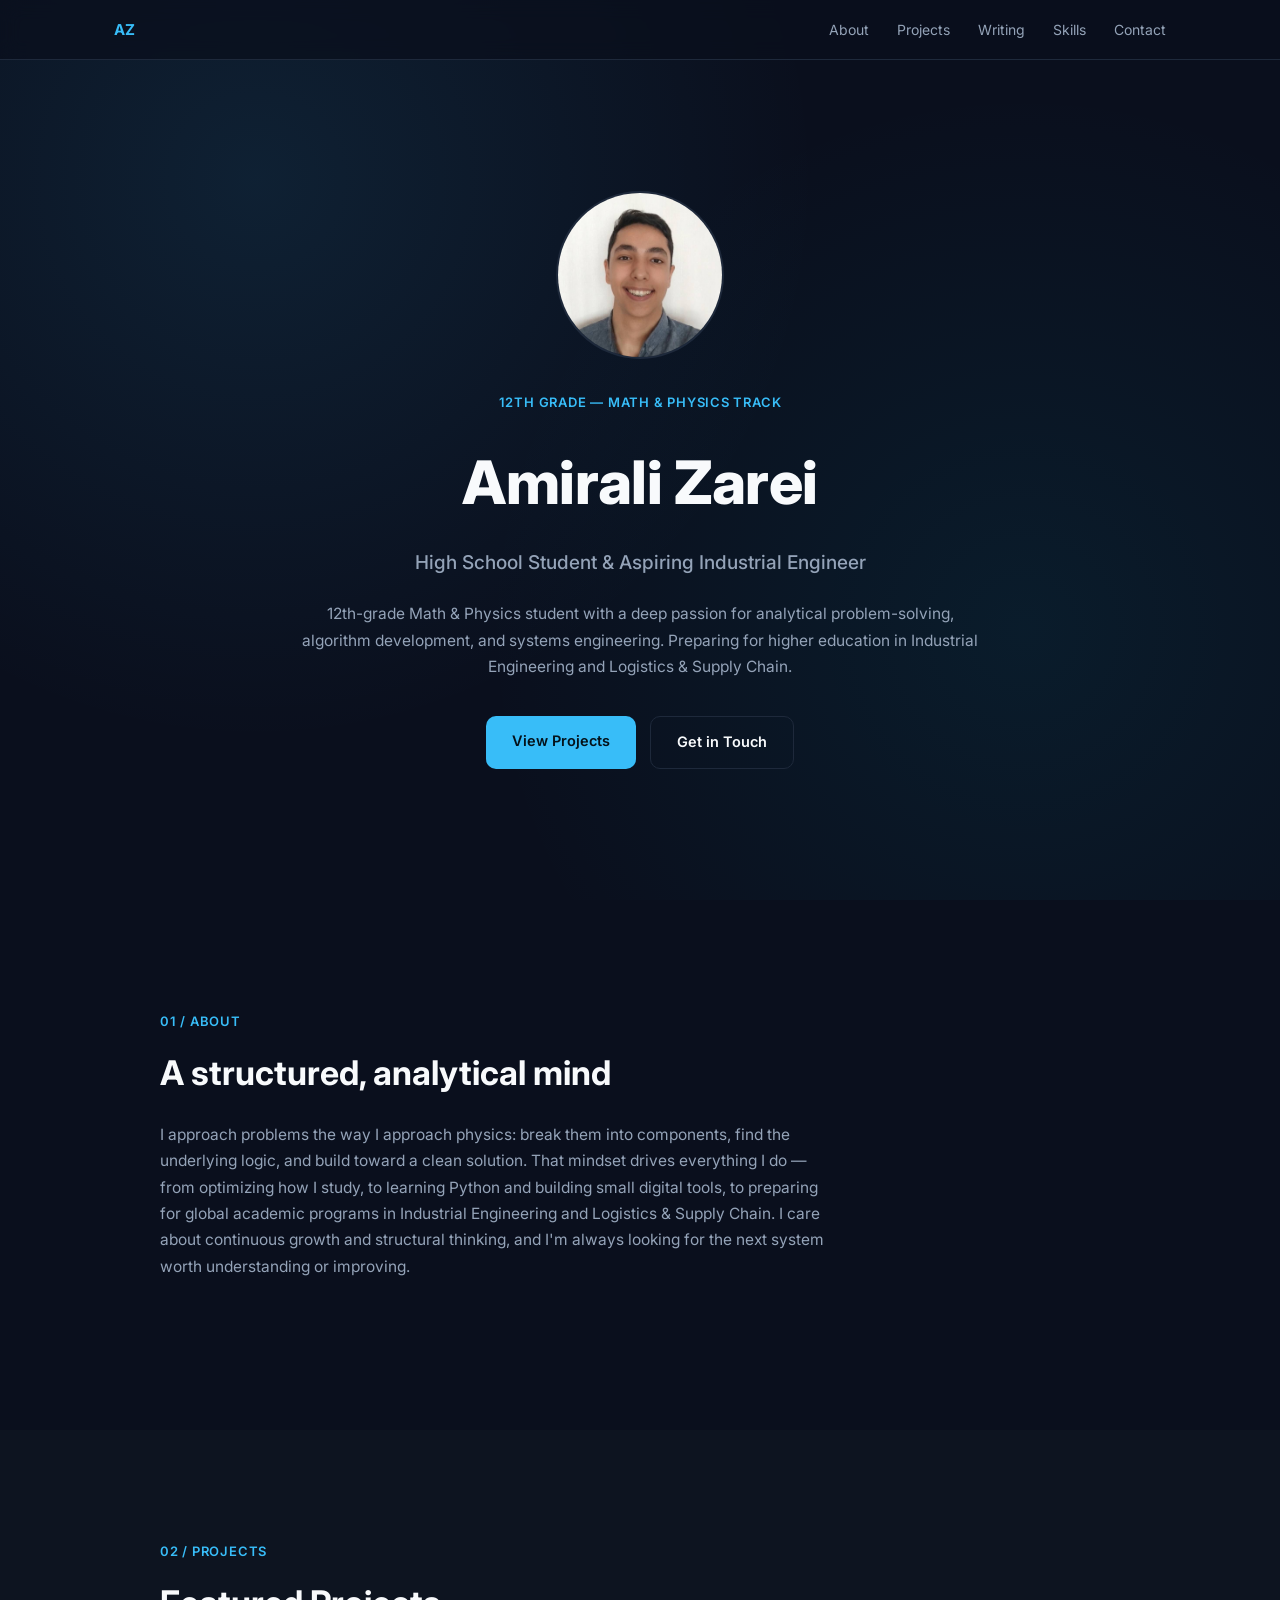
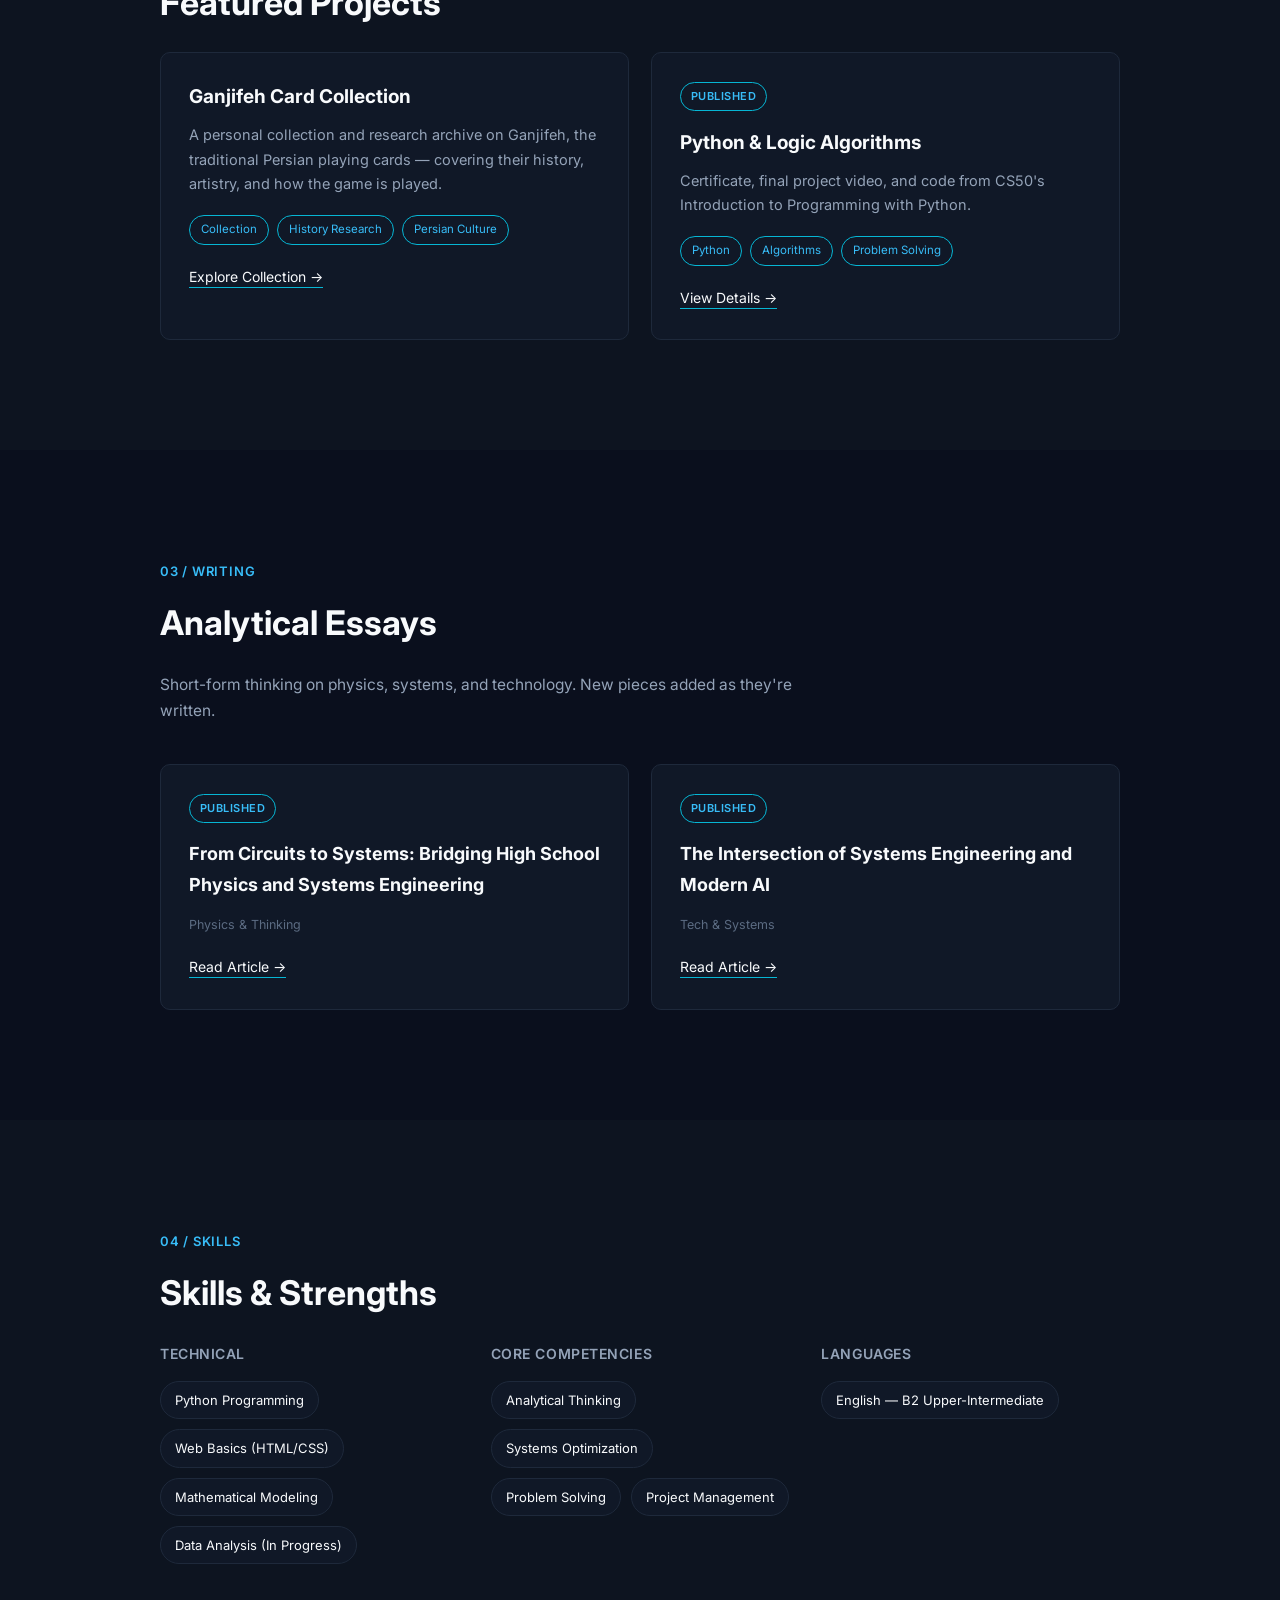
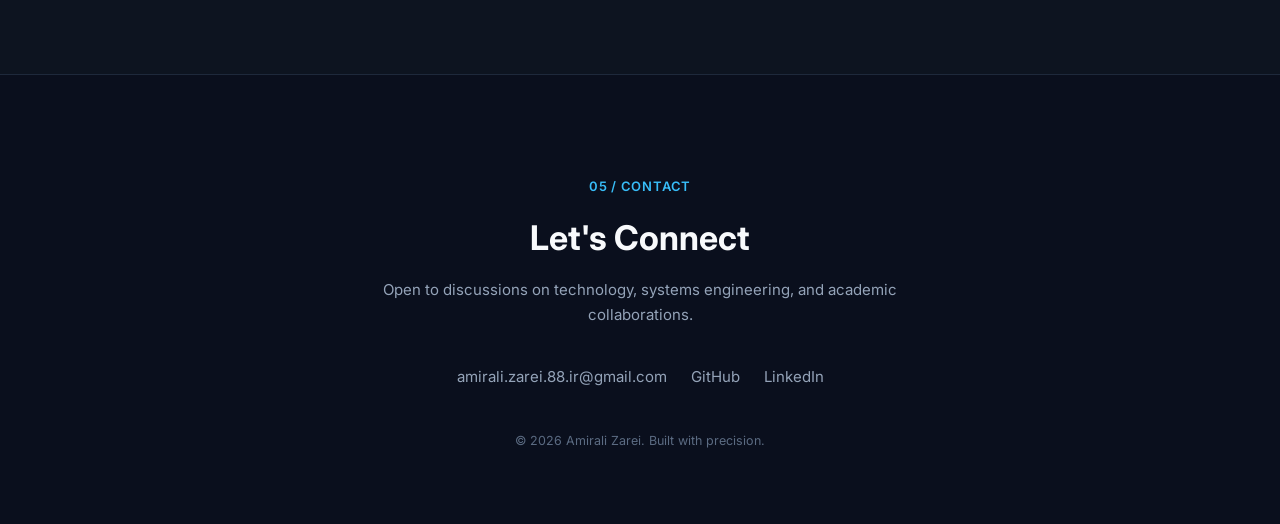
<file: index-7.html>
<!DOCTYPE html>
<html lang="en">
<head>
<meta charset="UTF-8">
<meta name="viewport" content="width=device-width, initial-scale=1.0">
<title>Amirali Zarei — Portfolio</title>
<meta name="description" content="Amirali Zarei — High School Student & Aspiring Industrial Engineer">
<link rel="preconnect" href="https://fonts.googleapis.com">
<link href="https://fonts.googleapis.com/css2?family=Inter:wght@400;500;600;700;800&display=swap" rel="stylesheet">
<style>
  :root{
    --bg: #0a0f1d;
    --bg-elevated: #0d1420;
    --bg-card: #101827;
    --line: #1e293b;

    --text: #f8fafc;
    --text-dim: #94a3b8;
    --text-faint: #5b6b82;

    --accent: #38bdf8;
    --accent-strong: #06b6d4;

    --font: 'Inter', system-ui, -apple-system, sans-serif;
    --radius: 10px;
  }

  *{ box-sizing: border-box; }
  html{ scroll-behavior: smooth; }

  body{
    margin: 0;
    background: var(--bg);
    color: var(--text);
    font-family: var(--font);
    line-height: 1.7;
    -webkit-font-smoothing: antialiased;
  }

  @media (prefers-reduced-motion: reduce){
    html{ scroll-behavior: auto; }
    *{ animation-duration: 0.01ms !important; transition-duration: 0.01ms !important; }
  }

  a{ color: inherit; text-decoration: none; }
  :focus-visible{ outline: 2px solid var(--accent); outline-offset: 3px; }
  ul{ margin:0; padding:0; list-style:none; }

  /* ===== NAV ===== */
  .nav{
    position: fixed; top:0; left:0; right:0; z-index: 50;
    background: rgba(10,15,29,0.75);
    backdrop-filter: blur(10px);
    border-bottom: 1px solid var(--line);
  }
  .nav-inner{
    max-width: 1100px; margin: 0 auto;
    padding: 16px 24px;
    display: flex; align-items: center; justify-content: space-between;
  }
  .nav-logo{ font-weight: 700; font-size: 15px; letter-spacing: 0.02em; color: var(--accent); }
  .nav-links{ display: flex; gap: 28px; }
  .nav-links a{ font-size: 14px; color: var(--text-dim); transition: color .2s ease; }
  .nav-links a:hover{ color: var(--text); }
  .nav-toggle{ display:none; background:none; border:none; color:var(--text); font-size:22px; cursor:pointer; }

  @media (max-width: 720px){
    .nav-links{
      position: absolute; top: 100%; left:0; right:0;
      background: var(--bg-elevated);
      flex-direction: column; gap: 0;
      border-bottom: 1px solid var(--line);
      max-height: 0; overflow: hidden;
      transition: max-height .3s ease;
    }
    .nav-links.open{ max-height: 320px; }
    .nav-links a{ padding: 14px 24px; border-top: 1px solid var(--line); }
    .nav-toggle{ display: block; }
  }

  /* ===== HERO ===== */
  .hero{
    min-height: 100svh;
    display: flex; align-items: center; justify-content: center;
    padding: 120px 24px 60px;
    position: relative;
    overflow: hidden;
  }
  .hero::before{
    content:"";
    position:absolute; inset:0;
    background:
      radial-gradient(circle at 20% 20%, rgba(56,189,248,0.10), transparent 45%),
      radial-gradient(circle at 80% 70%, rgba(6,182,212,0.08), transparent 45%);
    pointer-events:none;
  }
  .hero-inner{ position:relative; z-index:1; max-width: 680px; text-align:center; }

  /* ===== PHOTO + FORMULA HOVER ===== */
  .photo-wrap{
    position: relative;
    width: 168px; height: 168px;
    margin: 0 auto 32px;
  }
  .photo{
    width: 100%; height: 100%;
    border-radius: 50%;
    object-fit: cover;
    border: 2px solid var(--line);
    display: block;
    transition: border-color .3s ease, transform .3s ease;
  }
  .photo-wrap:hover .photo{
    border-color: var(--accent-strong);
    transform: scale(1.03);
  }
  .formula{
    position: absolute;
    font-size: 13px;
    font-weight: 600;
    color: var(--accent);
    opacity: 0;
    pointer-events: none;
    white-space: nowrap;
    transition: opacity .35s ease, transform .35s ease;
    text-shadow: 0 0 12px rgba(56,189,248,0.5);
  }
  .photo-wrap:hover .formula{ opacity: 1; }

  .f1{ top: -6%;  left: -34%; transition-delay: 0s; }
  .f2{ top: 14%;  right: -40%; transition-delay: .06s; }
  .f3{ bottom: 6%; left: -42%; transition-delay: .12s; }
  .f4{ bottom: -10%; right: -30%; transition-delay: .18s; }
  .f5{ top: 46%; left: -50%; transition-delay: .24s; }
  .f6{ top: 46%; right: -34%; transition-delay: .3s; }

  .photo-wrap:hover .f1{ transform: translateY(-8px); }
  .photo-wrap:hover .f2{ transform: translateY(-6px); }
  .photo-wrap:hover .f3{ transform: translateY(8px); }
  .photo-wrap:hover .f4{ transform: translateY(6px); }
  .photo-wrap:hover .f5{ transform: translateX(-6px); }
  .photo-wrap:hover .f6{ transform: translateX(6px); }

  @media (max-width: 480px){
    .formula{ display: none; }
  }
  .eyebrow{
    font-size: 13px; font-weight: 600; letter-spacing: 0.06em;
    color: var(--accent); text-transform: uppercase; margin: 0 0 18px;
  }
  .hero h1{
    font-size: clamp(36px, 6.5vw, 60px);
    font-weight: 800; margin: 0 0 14px; letter-spacing: -0.01em;
  }
  .hero .headline{ font-size: 19px; color: var(--text-dim); font-weight: 500; margin: 0 0 22px; }
  .hero .bio{ font-size: 15.5px; color: var(--text-dim); margin: 0 0 36px; }

  .btn{
    display: inline-block; padding: 13px 26px; border-radius: var(--radius);
    font-size: 14.5px; font-weight: 600; transition: transform .2s ease, background .2s ease, border-color .2s ease;
  }
  .btn-primary{ background: var(--accent); color: #04121a; }
  .btn-primary:hover{ transform: translateY(-2px); background: #5fd0fc; }
  .btn-ghost{ border: 1px solid var(--line); color: var(--text); }
  .btn-ghost:hover{ border-color: var(--accent-strong); transform: translateY(-2px); }
  .hero-cta{ display:flex; gap:14px; justify-content:center; flex-wrap:wrap; }

  /* ===== SECTIONS ===== */
  .section{ padding: 110px 24px; }
  .section-alt{ background: var(--bg-elevated); }
  .section-inner{ max-width: 960px; margin: 0 auto; }
  .section-label{ font-size: 13px; font-weight: 600; color: var(--accent); letter-spacing: 0.06em; text-transform: uppercase; margin: 0 0 12px; }
  .section-title{ font-size: clamp(26px, 4vw, 34px); font-weight: 700; margin: 0 0 20px; }
  .section-text{ color: var(--text-dim); font-size: 15.5px; max-width: 680px; margin: 0 0 40px; }

  /* ===== PROJECTS ===== */
  .grid-2{ display: grid; grid-template-columns: repeat(2, 1fr); gap: 22px; }
  @media (max-width: 720px){ .grid-2{ grid-template-columns: 1fr; } }

  .card{
    background: var(--bg-card); border: 1px solid var(--line); border-radius: var(--radius);
    padding: 28px; transition: border-color .25s ease, transform .25s ease;
  }
  .card:hover{ border-color: var(--accent-strong); transform: translateY(-3px); }
  .card h3{ font-size: 19px; margin: 0 0 10px; }
  .card p{ color: var(--text-dim); font-size: 14.5px; margin: 0 0 18px; }
  .tags{ display:flex; flex-wrap:wrap; gap:8px; margin-bottom: 18px; }
  .tag{ font-size: 11.5px; color: var(--accent); border: 1px solid var(--accent-strong); border-radius: 100px; padding: 4px 11px; }
  .card-link{ font-size: 14px; border-bottom: 1px solid var(--accent-strong); padding-bottom: 2px; transition: color .2s ease, border-color .2s ease; }
  .card-link:hover{ color: var(--accent); border-color: var(--accent); }

  /* ===== WRITING ===== */
  .writing-card{
    background: var(--bg-card); border: 1px solid var(--line); border-radius: var(--radius);
    padding: 28px; position: relative;
  }
  .status{
    font-size: 11px; font-weight: 600; letter-spacing: 0.04em; text-transform: uppercase;
    color: var(--text-faint); border: 1px solid var(--line); border-radius: 100px;
    padding: 4px 10px; display: inline-block; margin-bottom: 16px;
  }
  .status-published{ color: var(--accent); border-color: var(--accent-strong); }
  .writing-card h3{ font-size: 18px; margin: 0 0 10px; }
  .writing-tag{ font-size: 12.5px; color: var(--text-faint); }

  /* ===== SKILLS ===== */
  .skills-grid{ display:grid; grid-template-columns: repeat(3,1fr); gap: 32px; }
  @media (max-width: 820px){ .skills-grid{ grid-template-columns: 1fr; } }
  .skill-group h3{ font-size: 14px; color: var(--text-dim); font-weight: 600; margin: 0 0 16px; text-transform: uppercase; letter-spacing: .04em; }
  .chips{ display:flex; flex-wrap:wrap; gap:10px; }
  .chip{ font-size: 13px; background: var(--bg-card); border: 1px solid var(--line); border-radius: 100px; padding: 7px 14px; }

  /* ===== FOOTER ===== */
  .footer{ padding: 100px 24px 60px; text-align:center; border-top: 1px solid var(--line); }
  .footer-inner{ max-width: 600px; margin: 0 auto; }
  .footer .section-title{ margin-bottom: 10px; }
  .footer-subtitle{ color: var(--text-dim); font-size: 15px; margin: 0 0 36px; }
  .contact-links{ display:flex; justify-content:center; gap:24px; flex-wrap:wrap; margin-bottom: 40px; }
  .contact-links a{ font-size: 15px; color: var(--text-dim); border-bottom: 1px solid transparent; transition: color .2s ease, border-color .2s ease; }
  .contact-links a:hover{ color: var(--accent); border-color: var(--accent); }
  .footer-note{ font-size: 12.5px; color: var(--text-faint); }

  /* ===== REVEAL ===== */
  .reveal{ opacity:0; transform: translateY(18px); transition: opacity .7s ease, transform .7s ease; }
  .reveal.is-visible{ opacity:1; transform: translateY(0); }
</style>
</head>
<body>

<nav class="nav">
  <div class="nav-inner">
    <a href="#top" class="nav-logo">AZ</a>
    <button class="nav-toggle" id="navToggle" aria-label="Toggle menu">☰</button>
    <ul class="nav-links" id="navLinks">
      <li><a href="#about">About</a></li>
      <li><a href="#projects">Projects</a></li>
      <li><a href="#writing">Writing</a></li>
      <li><a href="#skills">Skills</a></li>
      <li><a href="#contact">Contact</a></li>
    </ul>
  </div>
</nav>

<header class="hero" id="top">
  <div class="hero-inner reveal">
    <div class="photo-wrap">
      <img class="photo" src="profile.jpg" alt="Amirali Zarei">
      <span class="formula f1">E = mc²</span>
      <span class="formula f2">F = ma</span>
      <span class="formula f3">v = u + at</span>
      <span class="formula f4">λ = h / p</span>
      <span class="formula f5">∮E·dA = Q/ε₀</span>
      <span class="formula f6">ψ(x,t)</span>
    </div>
    <p class="eyebrow">12th Grade — Math & Physics Track</p>
    <h1>Amirali Zarei</h1>
    <p class="headline">High School Student & Aspiring Industrial Engineer</p>
    <p class="bio">12th-grade Math &amp; Physics student with a deep passion for analytical problem-solving, algorithm development, and systems engineering. Preparing for higher education in Industrial Engineering and Logistics &amp; Supply Chain.</p>
    <div class="hero-cta">
      <a href="#projects" class="btn btn-primary">View Projects</a>
      <a href="mailto:amirali.zarei.88.ir@gmail.com" class="btn btn-ghost">Get in Touch</a>
    </div>
  </div>
</header>

<main>

  <section class="section" id="about">
    <div class="section-inner">
      <p class="section-label">01 / About</p>
      <h2 class="section-title">A structured, analytical mind</h2>
      <p class="section-text">
        I approach problems the way I approach physics: break them into components, find the underlying logic, and build toward a clean solution. That mindset drives everything I do — from optimizing how I study, to learning Python and building small digital tools, to preparing for global academic programs in Industrial Engineering and Logistics &amp; Supply Chain. I care about continuous growth and structural thinking, and I'm always looking for the next system worth understanding or improving.
      </p>
    </div>
  </section>

  <section class="section section-alt" id="projects">
    <div class="section-inner">
      <p class="section-label">02 / Projects</p>
      <h2 class="section-title">Featured Projects</h2>

      <div class="grid-2">
        <article class="card reveal">
          <h3>Ganjifeh Card Collection</h3>
          <p>A personal collection and research archive on Ganjifeh, the traditional Persian playing cards — covering their history, artistry, and how the game is played.</p>
          <div class="tags">
            <span class="tag">Collection</span>
            <span class="tag">History Research</span>
            <span class="tag">Persian Culture</span>
          </div>
          <a href="https://amiralicollection.wordpress.com/" class="card-link" target="_blank" rel="noopener">Explore Collection →</a>
        </article>

        <article class="card reveal">
          <span class="status status-published">Published</span>
          <h3>Python & Logic Algorithms</h3>
          <p>Certificate, final project video, and code from CS50's Introduction to Programming with Python.</p>
          <div class="tags">
            <span class="tag">Python</span>
            <span class="tag">Algorithms</span>
            <span class="tag">Problem Solving</span>
          </div>
          <a href="projects/python-cs50.html" class="card-link">View Details →</a>
        </article>
      </div>
    </div>
  </section>

  <section class="section" id="writing">
    <div class="section-inner">
      <p class="section-label">03 / Writing</p>
      <h2 class="section-title">Analytical Essays</h2>
      <p class="section-text">Short-form thinking on physics, systems, and technology. New pieces added as they're written.</p>

      <div class="grid-2">
        <article class="writing-card reveal">
          <span class="status status-published">Published</span>
          <h3>From Circuits to Systems: Bridging High School Physics and Systems Engineering</h3>
          <span class="writing-tag">Physics &amp; Thinking</span>
          <div style="margin-top:16px;">
            <a href="essays/circuits-to-systems.html" class="card-link">Read Article →</a>
          </div>
        </article>

        <article class="writing-card reveal">
          <span class="status status-published">Published</span>
          <h3>The Intersection of Systems Engineering and Modern AI</h3>
          <span class="writing-tag">Tech &amp; Systems</span>
          <div style="margin-top:16px;">
            <a href="essays/ai-systems-intersection.html" class="card-link">Read Article →</a>
          </div>
        </article>
      </div>
    </div>
  </section>

  <section class="section section-alt" id="skills">
    <div class="section-inner">
      <p class="section-label">04 / Skills</p>
      <h2 class="section-title">Skills & Strengths</h2>

      <div class="skills-grid">
        <div class="skill-group reveal">
          <h3>Technical</h3>
          <div class="chips">
            <span class="chip">Python Programming</span>
            <span class="chip">Web Basics (HTML/CSS)</span>
            <span class="chip">Mathematical Modeling</span>
            <span class="chip">Data Analysis (In Progress)</span>
          </div>
        </div>
        <div class="skill-group reveal">
          <h3>Core Competencies</h3>
          <div class="chips">
            <span class="chip">Analytical Thinking</span>
            <span class="chip">Systems Optimization</span>
            <span class="chip">Problem Solving</span>
            <span class="chip">Project Management</span>
          </div>
        </div>
        <div class="skill-group reveal">
          <h3>Languages</h3>
          <div class="chips">
            <span class="chip">English — B2 Upper-Intermediate</span>
          </div>
        </div>
      </div>
    </div>
  </section>

</main>

<footer class="footer" id="contact">
  <div class="footer-inner reveal">
    <p class="section-label">05 / Contact</p>
    <h2 class="section-title">Let's Connect</h2>
    <p class="footer-subtitle">Open to discussions on technology, systems engineering, and academic collaborations.</p>
    <div class="contact-links">
      <a href="mailto:amirali.zarei.88.ir@gmail.com">amirali.zarei.88.ir@gmail.com</a>
      <a href="https://github.com/amiralizarei88" target="_blank" rel="noopener">GitHub</a>
      <a href="#" target="_blank" rel="noopener">LinkedIn</a>
    </div>
    <p class="footer-note">© 2026 Amirali Zarei. Built with precision.</p>
  </div>
</footer>

<script>
  // mobile nav toggle
  const navToggle = document.getElementById('navToggle');
  const navLinks = document.getElementById('navLinks');
  navToggle.addEventListener('click', () => navLinks.classList.toggle('open'));
  navLinks.querySelectorAll('a').forEach(a => a.addEventListener('click', () => navLinks.classList.remove('open')));

  // scroll reveal
  const revealEls = document.querySelectorAll('.reveal');
  if ('IntersectionObserver' in window) {
    const observer = new IntersectionObserver((entries) => {
      entries.forEach((entry) => {
        if (entry.isIntersecting) {
          entry.target.classList.add('is-visible');
          observer.unobserve(entry.target);
        }
      });
    }, { threshold: 0.15, rootMargin: '0px 0px -40px 0px' });
    revealEls.forEach((el) => observer.observe(el));
  } else {
    revealEls.forEach((el) => el.classList.add('is-visible'));
  }
</script>
</body>
</html>
</file>
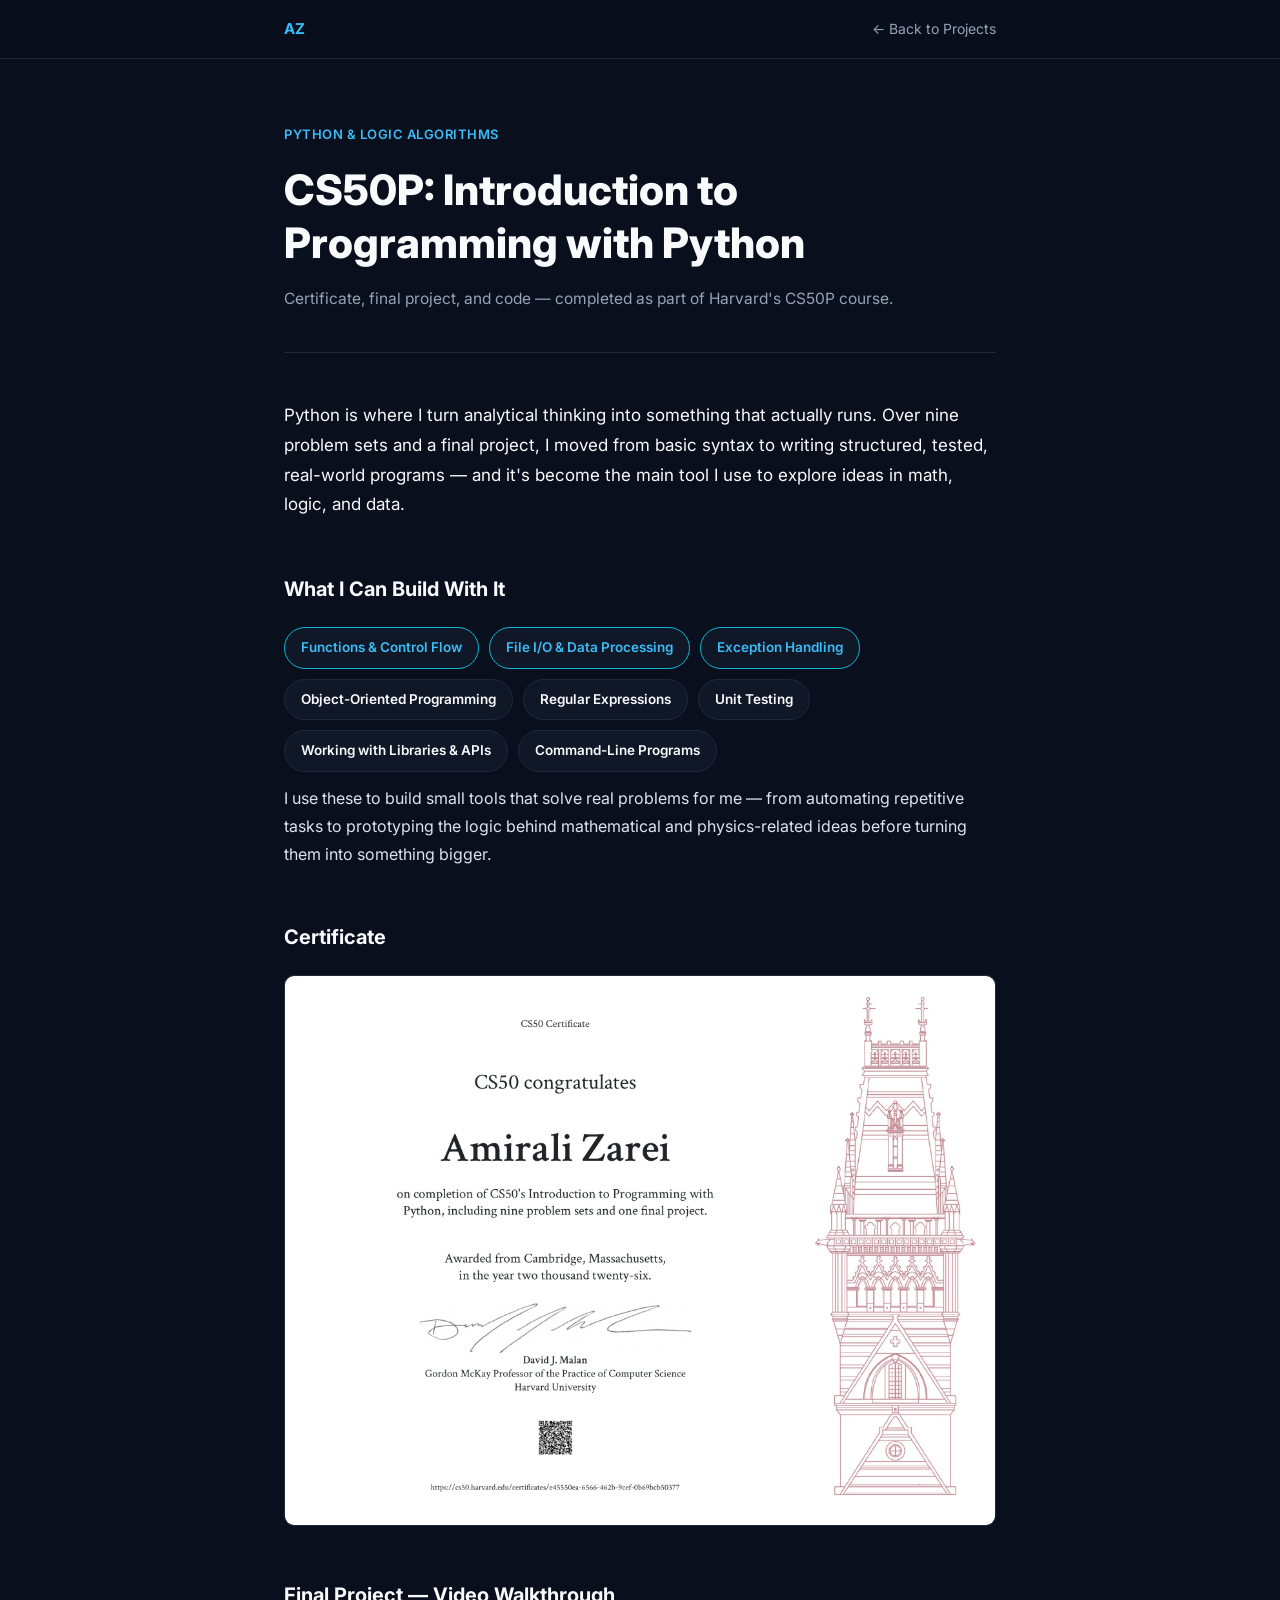
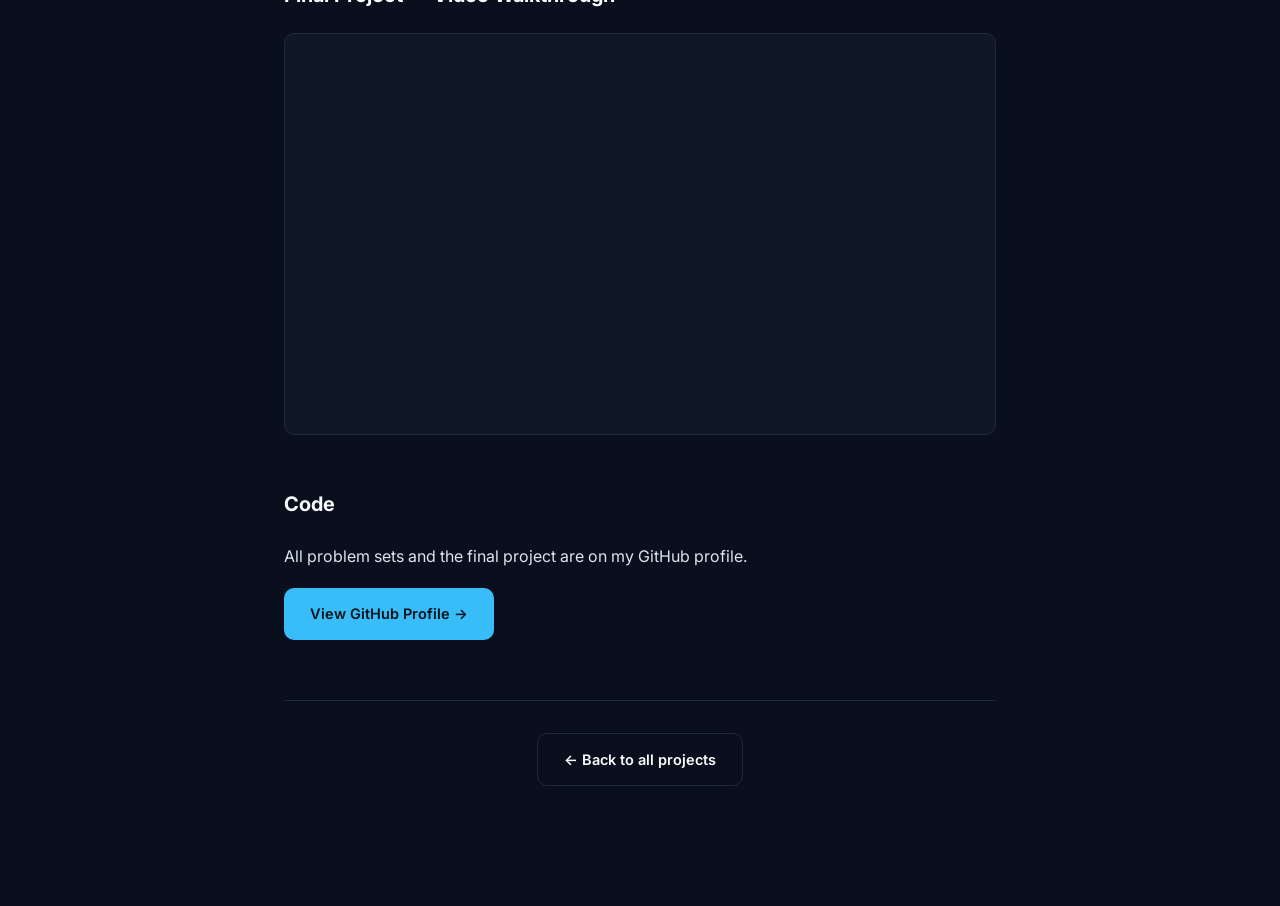
<file: python-cs50-1.html>
<!DOCTYPE html>
<html lang="en">
<head>
<meta charset="UTF-8">
<meta name="viewport" content="width=device-width, initial-scale=1.0">
<title>Python & Logic Algorithms — Amirali Zarei</title>
<meta name="description" content="CS50P certificate, final project video, and code — Amirali Zarei">
<link rel="preconnect" href="https://fonts.googleapis.com">
<link href="https://fonts.googleapis.com/css2?family=Inter:wght@400;500;600;700;800&family=JetBrains+Mono:wght@500;600&display=swap" rel="stylesheet">
<style>
  :root{
    --bg: #0a0f1d;
    --bg-elevated: #0d1420;
    --bg-card: #101827;
    --line: #1e293b;

    --text: #f8fafc;
    --text-dim: #94a3b8;
    --text-faint: #5b6b82;

    --accent: #38bdf8;
    --accent-strong: #06b6d4;

    --font: 'Inter', system-ui, -apple-system, sans-serif;
    --font-mono: 'JetBrains Mono', monospace;
    --radius: 10px;
  }

  *{ box-sizing: border-box; }
  html{ scroll-behavior: smooth; }
  body{
    margin: 0;
    background: var(--bg);
    color: var(--text);
    font-family: var(--font);
    line-height: 1.75;
    -webkit-font-smoothing: antialiased;
  }
  a{ color: inherit; text-decoration: none; }
  :focus-visible{ outline: 2px solid var(--accent); outline-offset: 3px; }

  /* ===== NAV ===== */
  .nav{
    position: sticky; top:0; z-index: 50;
    background: rgba(10,15,29,0.85);
    backdrop-filter: blur(10px);
    border-bottom: 1px solid var(--line);
  }
  .nav-inner{
    max-width: 760px; margin: 0 auto;
    padding: 16px 24px;
    display: flex; align-items: center; justify-content: space-between;
  }
  .nav-logo{ font-weight: 700; font-size: 15px; color: var(--accent); }
  .back-link{ font-size: 14px; color: var(--text-dim); transition: color .2s ease; }
  .back-link:hover{ color: var(--text); }

  /* ===== PAGE ===== */
  .wrap{ max-width: 760px; margin: 0 auto; padding: 64px 24px 120px; }

  .meta{
    font-size: 13px; font-weight: 600; letter-spacing: 0.04em; text-transform: uppercase;
    color: var(--accent); margin: 0 0 18px;
  }
  .title{
    font-size: clamp(28px, 5vw, 42px);
    font-weight: 800; line-height: 1.25; margin: 0 0 16px;
  }
  .sub{ font-size: 15.5px; color: var(--text-dim); margin: 0 0 48px; padding-bottom: 40px; border-bottom: 1px solid var(--line); }

  h2{
    font-size: 20px; font-weight: 700; margin: 52px 0 20px;
  }
  p{ font-size: 16px; color: #dbe4ee; margin: 0 0 18px; }

  .lead{ font-size: 17px; color: var(--text); }

  .skills-chips{ display:flex; flex-wrap:wrap; gap:10px; margin: 0 0 12px; }
  .skill-chip{
    font-size: 13.5px; font-weight: 600;
    background: var(--bg-card); border: 1px solid var(--line);
    border-radius: 100px; padding: 8px 16px; color: var(--text);
  }
  .skill-chip.strong{ border-color: var(--accent-strong); color: var(--accent); }

  /* ===== CERTIFICATE ===== */
  .cert-frame{
    border: 1px solid var(--line);
    border-radius: var(--radius);
    overflow: hidden;
    background: var(--bg-card);
  }
  .cert-frame img{ width: 100%; display: block; }

  /* ===== VIDEO ===== */
  .video-frame{
    position: relative;
    width: 100%;
    padding-top: 56.25%; /* 16:9 */
    border-radius: var(--radius);
    overflow: hidden;
    border: 1px solid var(--line);
    background: var(--bg-card);
  }
  .video-frame iframe{
    position: absolute; inset: 0;
    width: 100%; height: 100%;
    border: 0;
  }

  /* ===== LINKS ===== */
  .btn{
    display: inline-flex; align-items: center; gap: 8px;
    padding: 13px 26px; border-radius: var(--radius);
    font-size: 14.5px; font-weight: 600;
    transition: transform .2s ease, background .2s ease, border-color .2s ease;
  }
  .btn-primary{ background: var(--accent); color: #04121a; }
  .btn-primary:hover{ transform: translateY(-2px); background: #5fd0fc; }
  .btn-ghost{ border: 1px solid var(--line); color: var(--text); }
  .btn-ghost:hover{ border-color: var(--accent-strong); transform: translateY(-2px); }
  .btn-row{ display:flex; gap: 14px; flex-wrap: wrap; margin-top: 8px; }

  .footer-nav{
    margin-top: 60px; padding-top: 32px; border-top: 1px solid var(--line);
    text-align: center;
  }
</style>
</head>
<body>

<nav class="nav">
  <div class="nav-inner">
    <a href="../index.html" class="nav-logo">AZ</a>
    <a href="../index.html#projects" class="back-link">← Back to Projects</a>
  </div>
</nav>

<main class="wrap">
  <p class="meta">Python &amp; Logic Algorithms</p>
  <h1 class="title">CS50P: Introduction to Programming with Python</h1>
  <p class="sub">Certificate, final project, and code — completed as part of Harvard's CS50P course.</p>

  <p class="lead">Python is where I turn analytical thinking into something that actually runs. Over nine problem sets and a final project, I moved from basic syntax to writing structured, tested, real-world programs — and it's become the main tool I use to explore ideas in math, logic, and data.</p>

  <h2>What I Can Build With It</h2>
  <div class="skills-chips">
    <span class="skill-chip strong">Functions &amp; Control Flow</span>
    <span class="skill-chip strong">File I/O &amp; Data Processing</span>
    <span class="skill-chip strong">Exception Handling</span>
    <span class="skill-chip">Object-Oriented Programming</span>
    <span class="skill-chip">Regular Expressions</span>
    <span class="skill-chip">Unit Testing</span>
    <span class="skill-chip">Working with Libraries &amp; APIs</span>
    <span class="skill-chip">Command-Line Programs</span>
  </div>
  <p>I use these to build small tools that solve real problems for me — from automating repetitive tasks to prototyping the logic behind mathematical and physics-related ideas before turning them into something bigger.</p>

  <h2>Certificate</h2>
  <div class="cert-frame">
    <img src="../certificate.jpg" alt="CS50P Certificate — Amirali Zarei">
  </div>

  <h2>Final Project — Video Walkthrough</h2>
  <div class="video-frame">
    <iframe src="https://www.youtube.com/embed/p3opb0EcqPY" title="CS50P Final Project" allowfullscreen></iframe>
  </div>

  <h2>Code</h2>
  <p>All problem sets and the final project are on my GitHub profile.</p>
  <div class="btn-row">
    <a href="https://github.com/amiralizarei88" target="_blank" rel="noopener" class="btn btn-primary">View GitHub Profile →</a>
  </div>

  <div class="footer-nav">
    <a href="../index.html#projects" class="btn btn-ghost">← Back to all projects</a>
  </div>
</main>

</body>
</html>
</file>
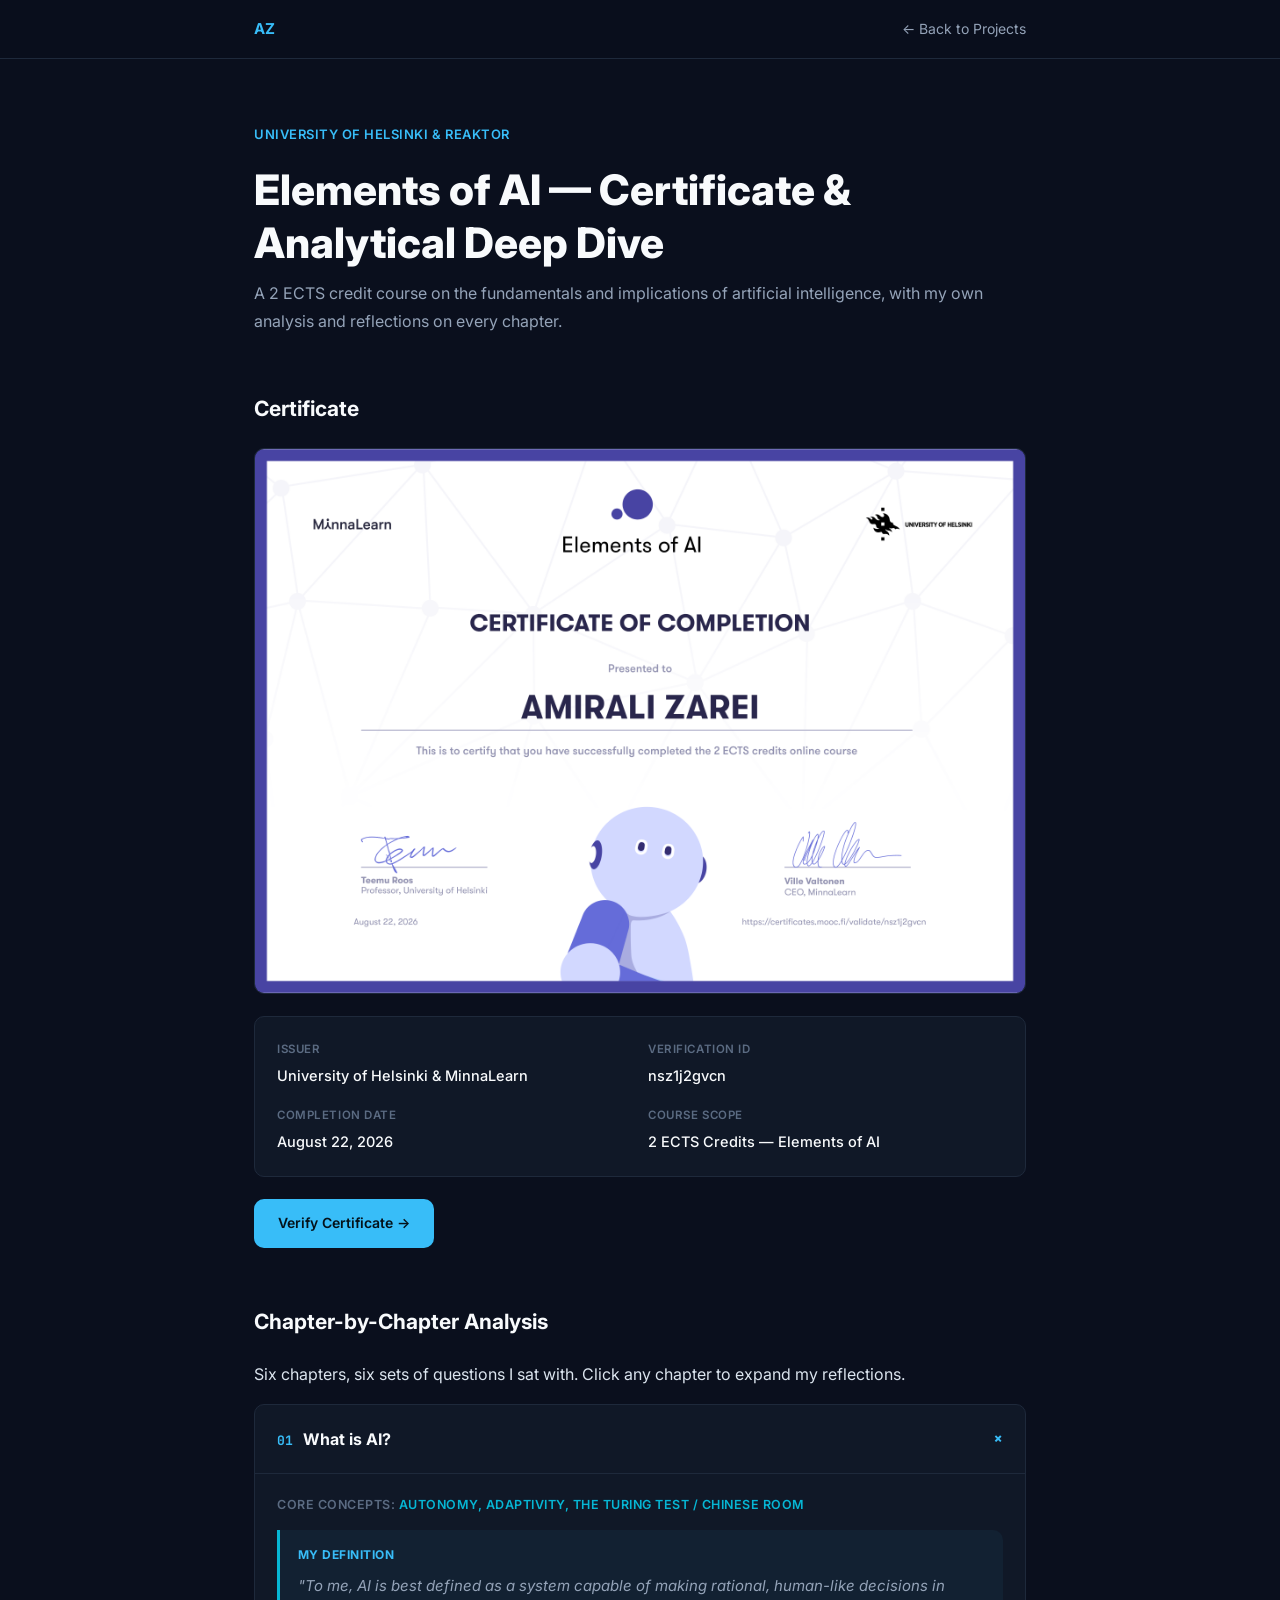
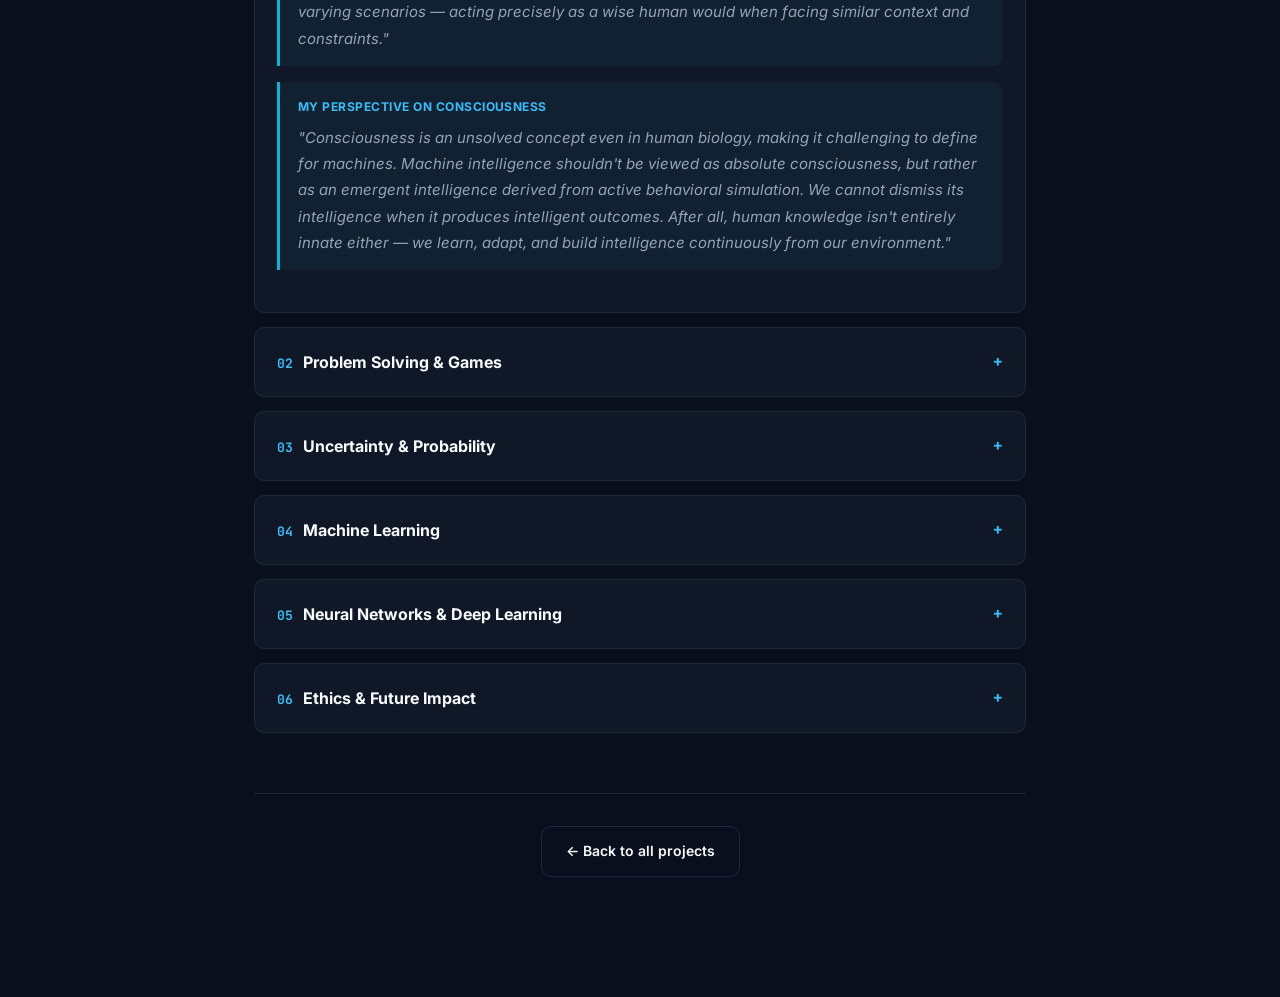
<file: projects/elements-of-ai.html>
<!DOCTYPE html>
<html lang="en">
<head>
<meta charset="UTF-8">
<meta name="viewport" content="width=device-width, initial-scale=1.0">
<title>Elements of AI — Certificate & Analytical Deep Dive — Amirali Zarei</title>
<meta name="description" content="Elements of AI certificate and chapter-by-chapter analytical reflections — Amirali Zarei">
<link rel="preconnect" href="https://fonts.googleapis.com">
<link href="https://fonts.googleapis.com/css2?family=Inter:wght@400;500;600;700;800&family=JetBrains+Mono:wght@500;600&display=swap" rel="stylesheet">
<style>
  :root{
    --bg: #0a0f1d;
    --bg-elevated: #0d1420;
    --bg-card: #101827;
    --line: #1e293b;

    --text: #f8fafc;
    --text-dim: #94a3b8;
    --text-faint: #5b6b82;

    --accent: #38bdf8;
    --accent-strong: #06b6d4;

    --font: 'Inter', system-ui, -apple-system, sans-serif;
    --font-mono: 'JetBrains Mono', monospace;
    --radius: 10px;
  }

  *{ box-sizing: border-box; }
  html{ scroll-behavior: smooth; }
  body{
    margin: 0;
    background: var(--bg);
    color: var(--text);
    font-family: var(--font);
    line-height: 1.75;
    -webkit-font-smoothing: antialiased;
  }
  a{ color: inherit; text-decoration: none; }
  :focus-visible{ outline: 2px solid var(--accent); outline-offset: 3px; }

  /* ===== NAV ===== */
  .nav{
    position: sticky; top:0; z-index: 50;
    background: rgba(10,15,29,0.85);
    backdrop-filter: blur(10px);
    border-bottom: 1px solid var(--line);
  }
  .nav-inner{
    max-width: 820px; margin: 0 auto;
    padding: 16px 24px;
    display: flex; align-items: center; justify-content: space-between;
  }
  .nav-logo{ font-weight: 700; font-size: 15px; color: var(--accent); }
  .back-link{ font-size: 14px; color: var(--text-dim); transition: color .2s ease; }
  .back-link:hover{ color: var(--text); }

  /* ===== PAGE ===== */
  .wrap{ max-width: 820px; margin: 0 auto; padding: 64px 24px 120px; }

  .meta{
    font-size: 13px; font-weight: 600; letter-spacing: 0.04em; text-transform: uppercase;
    color: var(--accent); margin: 0 0 18px;
  }
  .title{
    font-size: clamp(28px, 5vw, 42px);
    font-weight: 800; line-height: 1.25; margin: 0 0 10px;
  }
  .sub{ font-size: 16px; color: var(--text-dim); margin: 0 0 40px; }

  h2{ font-size: 21px; font-weight: 700; margin: 56px 0 20px; }
  p{ font-size: 16px; color: #dbe4ee; margin: 0 0 16px; }

  /* ===== CERTIFICATE ===== */
  .cert-frame{
    border: 1px solid var(--line);
    border-radius: var(--radius);
    overflow: hidden;
    background: var(--bg-card);
    margin-bottom: 22px;
  }
  .cert-frame img{ width: 100%; display: block; }

  .cert-meta{
    display: grid;
    grid-template-columns: repeat(2, 1fr);
    gap: 16px;
    background: var(--bg-card);
    border: 1px solid var(--line);
    border-radius: var(--radius);
    padding: 22px;
    margin-bottom: 22px;
  }
  @media (max-width: 560px){ .cert-meta{ grid-template-columns: 1fr; } }
  .cert-meta-item .label{
    font-size: 11.5px; font-weight: 600; text-transform: uppercase; letter-spacing: .05em;
    color: var(--text-faint); margin-bottom: 4px;
  }
  .cert-meta-item .value{ font-size: 14.5px; color: var(--text); font-weight: 500; }

  .btn-row{ display:flex; gap: 14px; flex-wrap: wrap; }
  .btn{
    display: inline-flex; align-items: center; gap: 8px;
    padding: 12px 24px; border-radius: var(--radius);
    font-size: 14px; font-weight: 600;
    transition: transform .2s ease, background .2s ease, border-color .2s ease;
  }
  .btn-primary{ background: var(--accent); color: #04121a; }
  .btn-primary:hover{ transform: translateY(-2px); background: #5fd0fc; }
  .btn-ghost{ border: 1px solid var(--line); color: var(--text); }
  .btn-ghost:hover{ border-color: var(--accent-strong); transform: translateY(-2px); }

  /* ===== CHAPTER ACCORDION ===== */
  .chapter{
    border: 1px solid var(--line);
    border-radius: var(--radius);
    background: var(--bg-card);
    margin-bottom: 14px;
    overflow: hidden;
  }
  .chapter summary{
    list-style: none;
    cursor: pointer;
    padding: 20px 22px;
    display: flex; align-items: center; justify-content: space-between;
    gap: 16px;
    font-size: 16px; font-weight: 700;
  }
  .chapter summary::-webkit-details-marker{ display:none; }
  .chapter summary .chev{
    font-family: var(--font-mono);
    color: var(--accent);
    transition: transform .25s ease;
    flex-shrink: 0;
  }
  .chapter[open] summary .chev{ transform: rotate(45deg); }
  .chapter summary .num{
    font-family: var(--font-mono); font-size: 13px; color: var(--accent); margin-right: 10px;
  }
  .chapter-body{ padding: 0 22px 26px; border-top: 1px solid var(--line); }
  .chapter-body .concepts{
    font-size: 12.5px; font-weight: 600; text-transform: uppercase; letter-spacing: .04em;
    color: var(--text-faint); margin: 20px 0 14px;
  }
  .chapter-body .concepts span{ color: var(--accent-strong); }
  .quote-block{
    border-inline-start: 3px solid var(--accent-strong);
    background: rgba(56,189,248,0.05);
    border-radius: 0 var(--radius) var(--radius) 0;
    padding: 14px 18px;
    margin: 0 0 16px;
  }
  .quote-block .q-label{
    font-size: 12px; font-weight: 700; color: var(--accent); text-transform: uppercase;
    letter-spacing: .04em; margin-bottom: 8px;
  }
  .quote-block p{ font-size: 15px; color: var(--text-dim); margin: 0; font-style: italic; }

  .footer-nav{
    margin-top: 60px; padding-top: 32px; border-top: 1px solid var(--line);
    text-align: center;
  }
</style>
</head>
<body>

<nav class="nav">
  <div class="nav-inner">
    <a href="../index.html" class="nav-logo">AZ</a>
    <a href="../index.html#projects" class="back-link">← Back to Projects</a>
  </div>
</nav>

<main class="wrap">
  <p class="meta">University of Helsinki &amp; Reaktor</p>
  <h1 class="title">Elements of AI — Certificate &amp; Analytical Deep Dive</h1>
  <p class="sub">A 2 ECTS credit course on the fundamentals and implications of artificial intelligence, with my own analysis and reflections on every chapter.</p>

  <h2>Certificate</h2>
  <div class="cert-frame">
    <img src="../certificate-ai.png" alt="Elements of AI Certificate — Amirali Zarei">
  </div>

  <div class="cert-meta">
    <div class="cert-meta-item">
      <div class="label">Issuer</div>
      <div class="value">University of Helsinki &amp; MinnaLearn</div>
    </div>
    <div class="cert-meta-item">
      <div class="label">Verification ID</div>
      <div class="value">nsz1j2gvcn</div>
    </div>
    <div class="cert-meta-item">
      <div class="label">Completion Date</div>
      <div class="value">August 22, 2026</div>
    </div>
    <div class="cert-meta-item">
      <div class="label">Course Scope</div>
      <div class="value">2 ECTS Credits — Elements of AI</div>
    </div>
  </div>

  <div class="btn-row">
    <a href="https://certificates.mooc.fi/validate/nsz1j2gvcn" target="_blank" rel="noopener" class="btn btn-primary">Verify Certificate →</a>
  </div>

  <h2>Chapter-by-Chapter Analysis</h2>
  <p>Six chapters, six sets of questions I sat with. Click any chapter to expand my reflections.</p>

  <details class="chapter" open>
    <summary><span><span class="num">01</span>What is AI?</span><span class="chev">+</span></summary>
    <div class="chapter-body">
      <p class="concepts">Core Concepts: <span>Autonomy, Adaptivity, the Turing Test / Chinese Room</span></p>
      <div class="quote-block">
        <div class="q-label">My Definition</div>
        <p>"To me, AI is best defined as a system capable of making rational, human-like decisions in varying scenarios — acting precisely as a wise human would when facing similar context and constraints."</p>
      </div>
      <div class="quote-block">
        <div class="q-label">My Perspective on Consciousness</div>
        <p>"Consciousness is an unsolved concept even in human biology, making it challenging to define for machines. Machine intelligence shouldn't be viewed as absolute consciousness, but rather as an emergent intelligence derived from active behavioral simulation. We cannot dismiss its intelligence when it produces intelligent outcomes. After all, human knowledge isn't entirely innate either — we learn, adapt, and build intelligence continuously from our environment."</p>
      </div>
    </div>
  </details>

  <details class="chapter">
    <summary><span><span class="num">02</span>Problem Solving &amp; Games</span><span class="chev">+</span></summary>
    <div class="chapter-body">
      <p class="concepts">Core Concepts: <span>State Spaces, Search Algorithms, the Minimax Algorithm</span></p>
      <div class="quote-block">
        <div class="q-label">On Real-World State Spaces</div>
        <p>"Modeling real-world problems into state spaces is highly effective, but complex human decisions require having lived the human experience. When humans feed data to AI, there is a high chance of missing critical nuances or deeply subconscious factors that humans cannot easily articulate."</p>
      </div>
      <div class="quote-block">
        <div class="q-label">On Minimax &amp; Human Irrationality</div>
        <p>"Minimax is designed for zero-sum environments where every player acts with pure rationality. However, real human decision-making is often emotional, unpredictable, and flawed. Applying Minimax to real-world human interactions falls short; we require far larger statistical and probabilistic models to account for human emotion and irrationality."</p>
      </div>
    </div>
  </details>

  <details class="chapter">
    <summary><span><span class="num">03</span>Uncertainty &amp; Probability</span><span class="chev">+</span></summary>
    <div class="chapter-body">
      <p class="concepts">Core Concepts: <span>Probabilistic AI, Uncertainty Management, Bayes' Rule</span></p>
      <div class="quote-block">
        <div class="q-label">On Probabilistic Models</div>
        <p>"Transitioning from binary right/wrong outputs to probabilistic margins makes AI substantially more accurate. Accounting for a 20% margin of uncertainty ensures humans aren't surprised by unforeseen outcomes and forces us to consider every single variable."</p>
      </div>
      <div class="quote-block">
        <div class="q-label">On a Bayesian Mindset in Personal Life</div>
        <p>"I am highly adaptable, provided I reach a genuine conviction that a new approach is superior. If I am already satisfied with my current method, I do not take blind risks — I require clear evidence of higher efficiency before switching. However, if I am unsatisfied with a process, I readily embrace risks and update my approach."</p>
      </div>
    </div>
  </details>

  <details class="chapter">
    <summary><span><span class="num">04</span>Machine Learning</span><span class="chev">+</span></summary>
    <div class="chapter-body">
      <p class="concepts">Core Concepts: <span>Supervised vs. Unsupervised Learning, Clustering, Overfitting</span></p>
      <div class="quote-block">
        <div class="q-label">On Unsupervised Data</div>
        <p>"Unsupervised learning bridges the gap created by expensive labeled data. By allowing AI to first discover structural patterns and clusters within vast amounts of cheap, unlabeled data, we drastically reduce our reliance on human-labeled datasets."</p>
      </div>
      <div class="quote-block">
        <div class="q-label">On Overfitting &amp; Generalization</div>
        <p>"To prevent overfitting (memorization), the fundamental goal must shift from answering static questions to deep comprehension. Both humans and AI must be evaluated on entirely unseen edge cases and diverse variations to prove genuine understanding rather than simple memorization."</p>
      </div>
    </div>
  </details>

  <details class="chapter">
    <summary><span><span class="num">05</span>Neural Networks &amp; Deep Learning</span><span class="chev">+</span></summary>
    <div class="chapter-body">
      <p class="concepts">Core Concepts: <span>ANN Architectures, Deep Learning, the Black Box Dilemma</span></p>
      <div class="quote-block">
        <div class="q-label">On the Black Box Problem</div>
        <p>"In critical fields like medicine or legal decision-making, high accuracy alone is insufficient. We should not blindly trust a black-box model when even the most sophisticated systems can make inexplicable errors. Transparency is non-negotiable."</p>
      </div>
      <div class="quote-block">
        <div class="q-label">On Brain vs. Artificial Neural Networks</div>
        <p>"While both adjust connection weights through learning, the human brain generalizes remarkably fast from minimal data (e.g., seeing just a few examples) with minimal energy consumption, whereas artificial networks require massive datasets and computing power."</p>
      </div>
    </div>
  </details>

  <details class="chapter">
    <summary><span><span class="num">06</span>Ethics &amp; Future Impact</span><span class="chev">+</span></summary>
    <div class="chapter-body">
      <p class="concepts">Core Concepts: <span>Algorithmic Bias, Accountability, Societal Transformation</span></p>
      <div class="quote-block">
        <div class="q-label">On Error Liability</div>
        <p>"Attributing fault for AI errors is multifaceted: if an AI product explicitly guarantees safety and fails, the liability falls on the software developer and owning company. If an error occurs in an undefined, complex edge case where safety was never explicitly guaranteed, no single party is solely to blame — it represents a collective system risk across developers, companies, and users who acknowledged the implicit risks."</p>
      </div>
      <div class="quote-block">
        <div class="q-label">On the Future of AI &amp; Jobs</div>
        <p>"AI is 100% an empowering tool rather than a replacement for human work. Without humans, AI systems are incomplete — they cannot truly step into human shoes, understand deep contextual nuance, or establish genuine human connection."</p>
      </div>
    </div>
  </details>

  <div class="footer-nav">
    <a href="../index.html#projects" class="btn btn-ghost">← Back to all projects</a>
  </div>
</main>

</body>
</html>
</file>
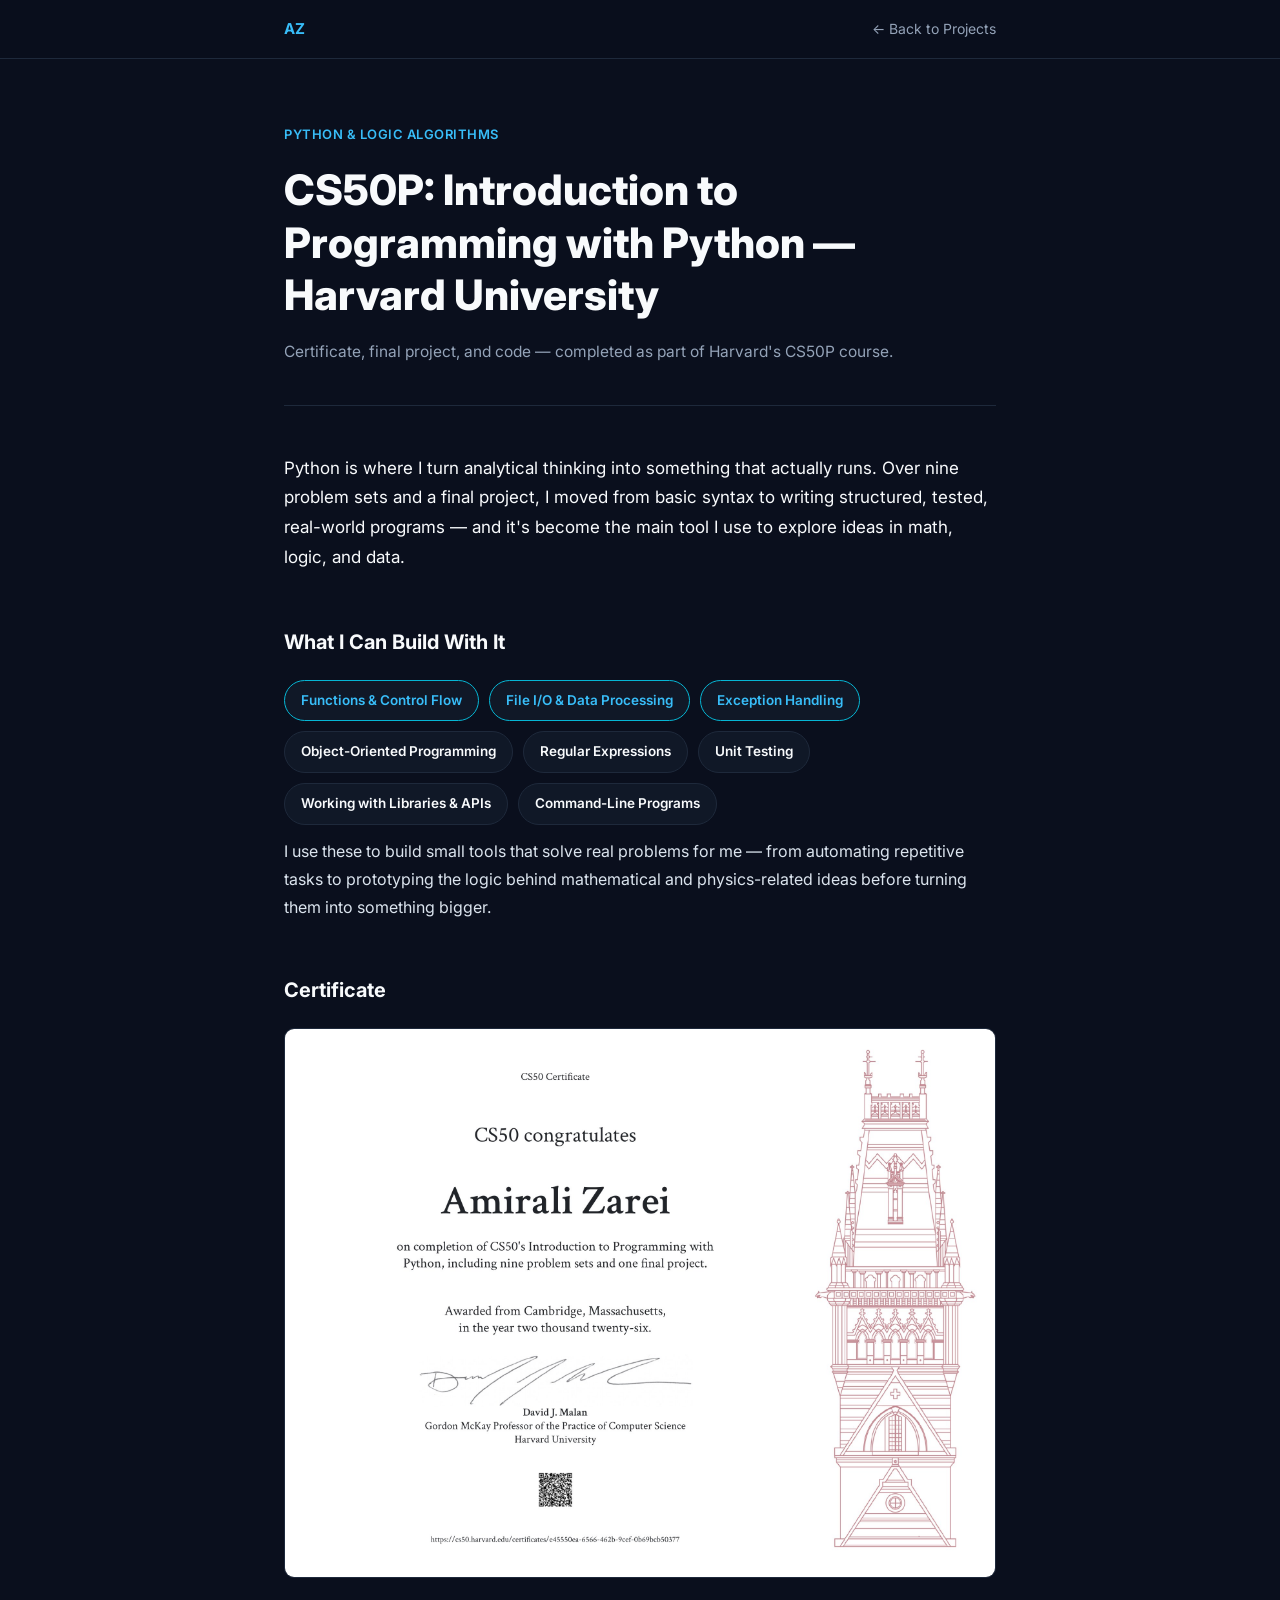
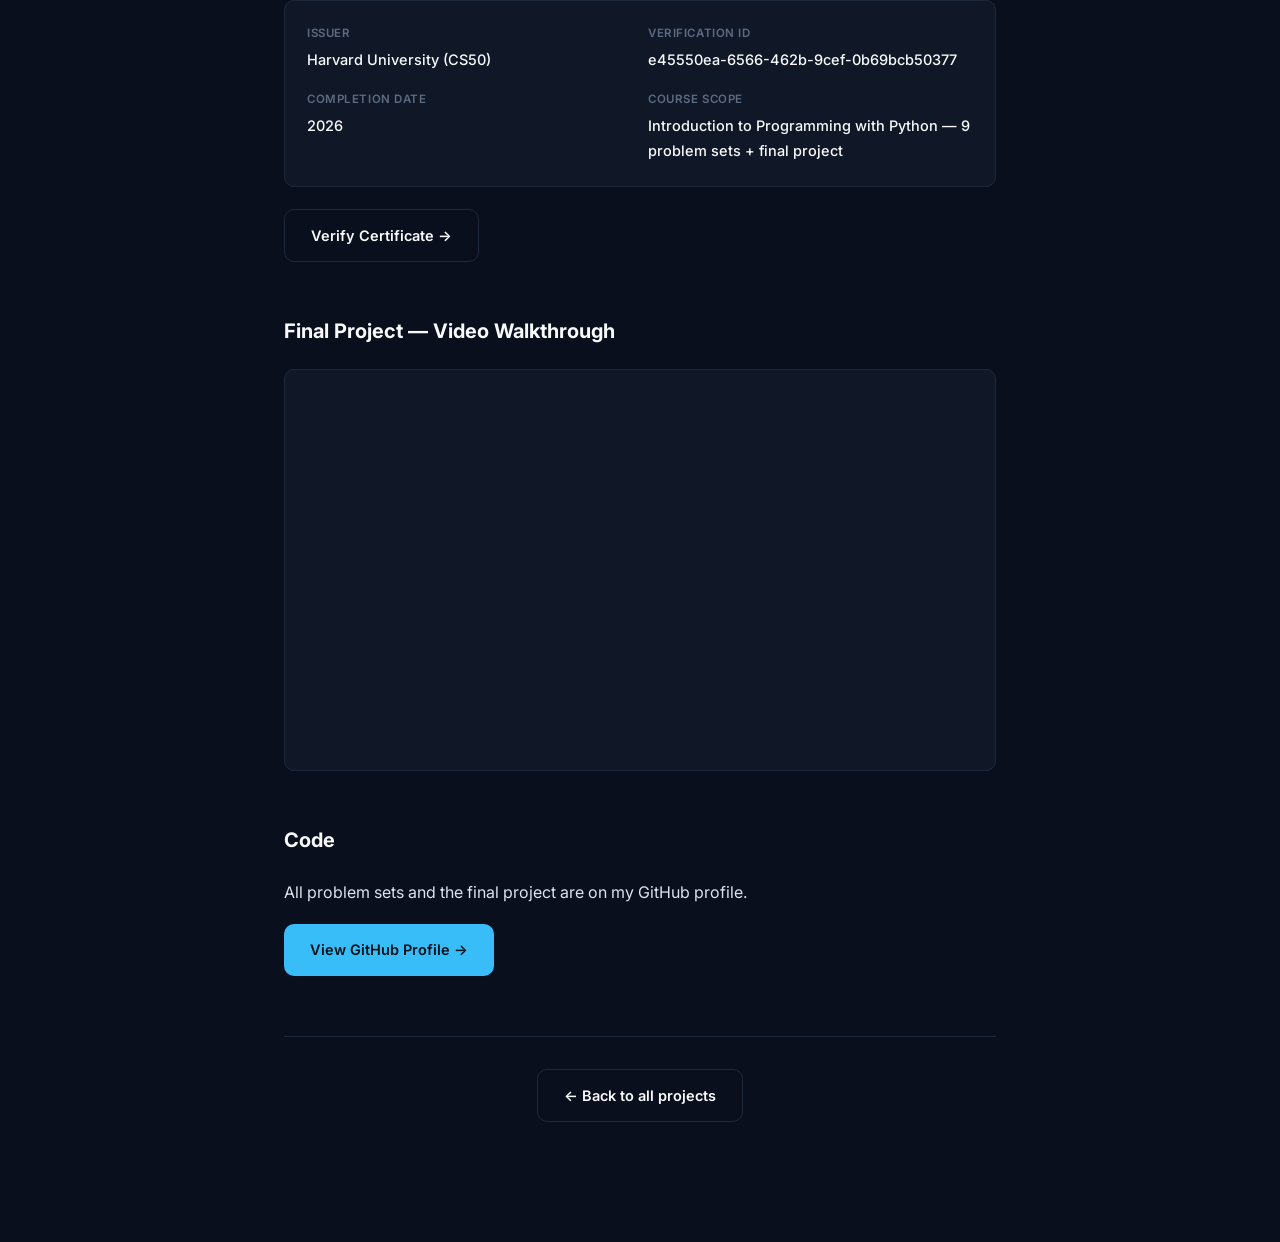
<file: projects/python-cs50-4.html>
<!DOCTYPE html>
<html lang="en">
<head>
<meta charset="UTF-8">
<meta name="viewport" content="width=device-width, initial-scale=1.0">
<title>Python & Logic Algorithms — Amirali Zarei</title>
<meta name="description" content="CS50P certificate, final project video, and code — Amirali Zarei">
<link rel="preconnect" href="https://fonts.googleapis.com">
<link href="https://fonts.googleapis.com/css2?family=Inter:wght@400;500;600;700;800&family=JetBrains+Mono:wght@500;600&display=swap" rel="stylesheet">
<style>
  :root{
    --bg: #0a0f1d;
    --bg-elevated: #0d1420;
    --bg-card: #101827;
    --line: #1e293b;

    --text: #f8fafc;
    --text-dim: #94a3b8;
    --text-faint: #5b6b82;

    --accent: #38bdf8;
    --accent-strong: #06b6d4;

    --font: 'Inter', system-ui, -apple-system, sans-serif;
    --font-mono: 'JetBrains Mono', monospace;
    --radius: 10px;
  }

  *{ box-sizing: border-box; }
  html{ scroll-behavior: smooth; }
  body{
    margin: 0;
    background: var(--bg);
    color: var(--text);
    font-family: var(--font);
    line-height: 1.75;
    -webkit-font-smoothing: antialiased;
  }
  a{ color: inherit; text-decoration: none; }
  :focus-visible{ outline: 2px solid var(--accent); outline-offset: 3px; }

  /* ===== NAV ===== */
  .nav{
    position: sticky; top:0; z-index: 50;
    background: rgba(10,15,29,0.85);
    backdrop-filter: blur(10px);
    border-bottom: 1px solid var(--line);
  }
  .nav-inner{
    max-width: 760px; margin: 0 auto;
    padding: 16px 24px;
    display: flex; align-items: center; justify-content: space-between;
  }
  .nav-logo{ font-weight: 700; font-size: 15px; color: var(--accent); }
  .back-link{ font-size: 14px; color: var(--text-dim); transition: color .2s ease; }
  .back-link:hover{ color: var(--text); }

  /* ===== PAGE ===== */
  .wrap{ max-width: 760px; margin: 0 auto; padding: 64px 24px 120px; }

  .meta{
    font-size: 13px; font-weight: 600; letter-spacing: 0.04em; text-transform: uppercase;
    color: var(--accent); margin: 0 0 18px;
  }
  .title{
    font-size: clamp(28px, 5vw, 42px);
    font-weight: 800; line-height: 1.25; margin: 0 0 16px;
  }
  .sub{ font-size: 15.5px; color: var(--text-dim); margin: 0 0 48px; padding-bottom: 40px; border-bottom: 1px solid var(--line); }

  h2{
    font-size: 20px; font-weight: 700; margin: 52px 0 20px;
  }
  p{ font-size: 16px; color: #dbe4ee; margin: 0 0 18px; }

  .lead{ font-size: 17px; color: var(--text); }

  .skills-chips{ display:flex; flex-wrap:wrap; gap:10px; margin: 0 0 12px; }
  .skill-chip{
    font-size: 13.5px; font-weight: 600;
    background: var(--bg-card); border: 1px solid var(--line);
    border-radius: 100px; padding: 8px 16px; color: var(--text);
  }
  .skill-chip.strong{ border-color: var(--accent-strong); color: var(--accent); }

  /* ===== CERTIFICATE ===== */
  .cert-frame{
    border: 1px solid var(--line);
    border-radius: var(--radius);
    overflow: hidden;
    background: var(--bg-card);
  }
  .cert-frame img{ width: 100%; display: block; }

  .cert-meta{
    display: grid;
    grid-template-columns: repeat(2, 1fr);
    gap: 16px;
    background: var(--bg-card);
    border: 1px solid var(--line);
    border-radius: var(--radius);
    padding: 22px;
    margin: 22px 0;
  }
  @media (max-width: 560px){ .cert-meta{ grid-template-columns: 1fr; } }
  .cert-meta-item .label{
    font-size: 11.5px; font-weight: 600; text-transform: uppercase; letter-spacing: .05em;
    color: var(--text-faint); margin-bottom: 4px;
  }
  .cert-meta-item .value{ font-size: 14.5px; color: var(--text); font-weight: 500; }

  /* ===== VIDEO ===== */
  .video-frame{
    position: relative;
    width: 100%;
    padding-top: 56.25%; /* 16:9 */
    border-radius: var(--radius);
    overflow: hidden;
    border: 1px solid var(--line);
    background: var(--bg-card);
  }
  .video-frame iframe{
    position: absolute; inset: 0;
    width: 100%; height: 100%;
    border: 0;
  }

  /* ===== LINKS ===== */
  .btn{
    display: inline-flex; align-items: center; gap: 8px;
    padding: 13px 26px; border-radius: var(--radius);
    font-size: 14.5px; font-weight: 600;
    transition: transform .2s ease, background .2s ease, border-color .2s ease;
  }
  .btn-primary{ background: var(--accent); color: #04121a; }
  .btn-primary:hover{ transform: translateY(-2px); background: #5fd0fc; }
  .btn-ghost{ border: 1px solid var(--line); color: var(--text); }
  .btn-ghost:hover{ border-color: var(--accent-strong); transform: translateY(-2px); }
  .btn-row{ display:flex; gap: 14px; flex-wrap: wrap; margin-top: 8px; }

  .footer-nav{
    margin-top: 60px; padding-top: 32px; border-top: 1px solid var(--line);
    text-align: center;
  }
</style>
</head>
<body>

<nav class="nav">
  <div class="nav-inner">
    <a href="../index.html" class="nav-logo">AZ</a>
    <a href="../index.html#projects" class="back-link">← Back to Projects</a>
  </div>
</nav>

<main class="wrap">
  <p class="meta">Python &amp; Logic Algorithms</p>
  <h1 class="title">CS50P: Introduction to Programming with Python — Harvard University</h1>
  <p class="sub">Certificate, final project, and code — completed as part of Harvard's CS50P course.</p>

  <p class="lead">Python is where I turn analytical thinking into something that actually runs. Over nine problem sets and a final project, I moved from basic syntax to writing structured, tested, real-world programs — and it's become the main tool I use to explore ideas in math, logic, and data.</p>

  <h2>What I Can Build With It</h2>
  <div class="skills-chips">
    <span class="skill-chip strong">Functions &amp; Control Flow</span>
    <span class="skill-chip strong">File I/O &amp; Data Processing</span>
    <span class="skill-chip strong">Exception Handling</span>
    <span class="skill-chip">Object-Oriented Programming</span>
    <span class="skill-chip">Regular Expressions</span>
    <span class="skill-chip">Unit Testing</span>
    <span class="skill-chip">Working with Libraries &amp; APIs</span>
    <span class="skill-chip">Command-Line Programs</span>
  </div>
  <p>I use these to build small tools that solve real problems for me — from automating repetitive tasks to prototyping the logic behind mathematical and physics-related ideas before turning them into something bigger.</p>

  <h2>Certificate</h2>
  <div class="cert-frame">
    <img src="../certificate.jpg" alt="CS50P Certificate — Amirali Zarei">
  </div>

  <div class="cert-meta">
    <div class="cert-meta-item">
      <div class="label">Issuer</div>
      <div class="value">Harvard University (CS50)</div>
    </div>
    <div class="cert-meta-item">
      <div class="label">Verification ID</div>
      <div class="value">e45550ea-6566-462b-9cef-0b69bcb50377</div>
    </div>
    <div class="cert-meta-item">
      <div class="label">Completion Date</div>
      <div class="value">2026</div>
    </div>
    <div class="cert-meta-item">
      <div class="label">Course Scope</div>
      <div class="value">Introduction to Programming with Python — 9 problem sets + final project</div>
    </div>
  </div>

  <div class="btn-row" style="margin-bottom: 22px;">
    <a href="https://cs50.harvard.edu/certificates/e45550ea-6566-462b-9cef-0b69bcb50377" target="_blank" rel="noopener" class="btn btn-ghost">Verify Certificate →</a>
  </div>

  <h2>Final Project — Video Walkthrough</h2>
  <div class="video-frame">
    <iframe src="https://www.youtube.com/embed/p3opb0EcqPY" title="CS50P Final Project" allowfullscreen></iframe>
  </div>

  <h2>Code</h2>
  <p>All problem sets and the final project are on my GitHub profile.</p>
  <div class="btn-row">
    <a href="https://github.com/amiralizarei88" target="_blank" rel="noopener" class="btn btn-primary">View GitHub Profile →</a>
  </div>

  <div class="footer-nav">
    <a href="../index.html#projects" class="btn btn-ghost">← Back to all projects</a>
  </div>
</main>

</body>
</html>
</file>
